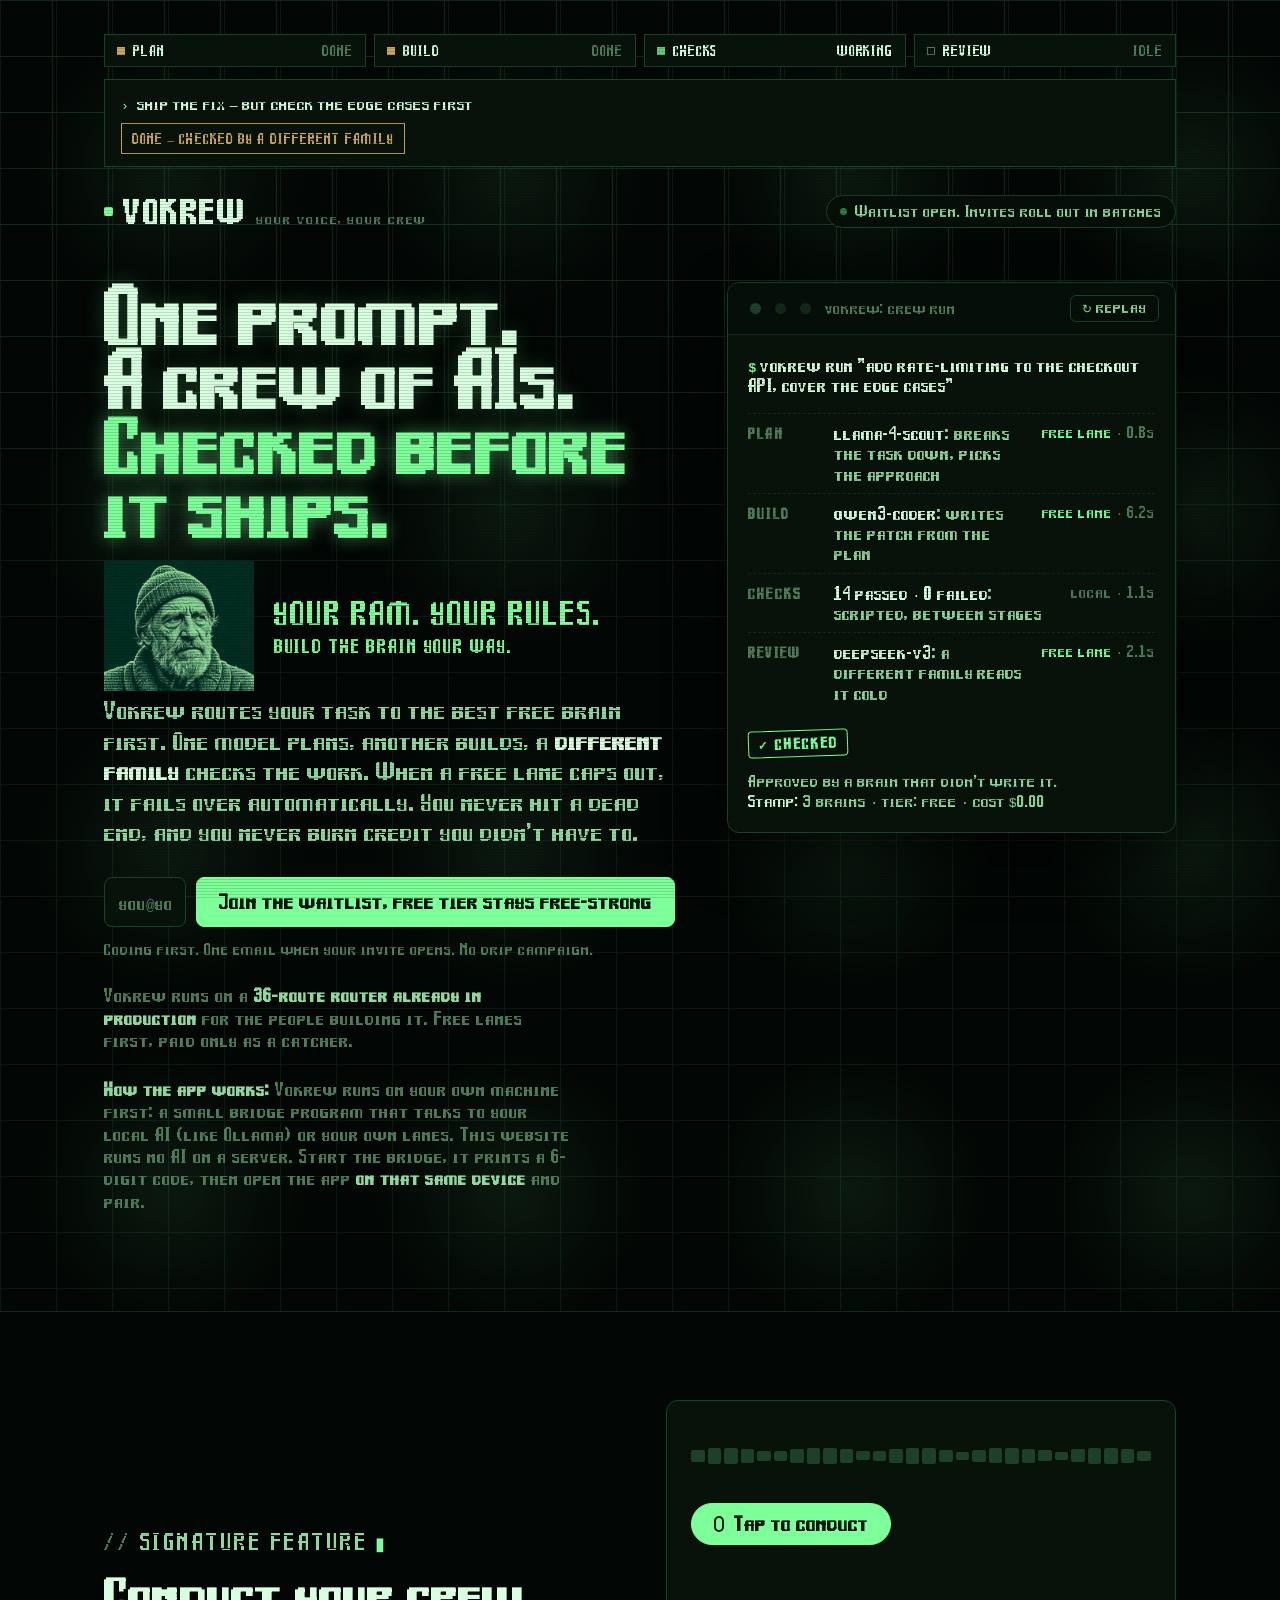
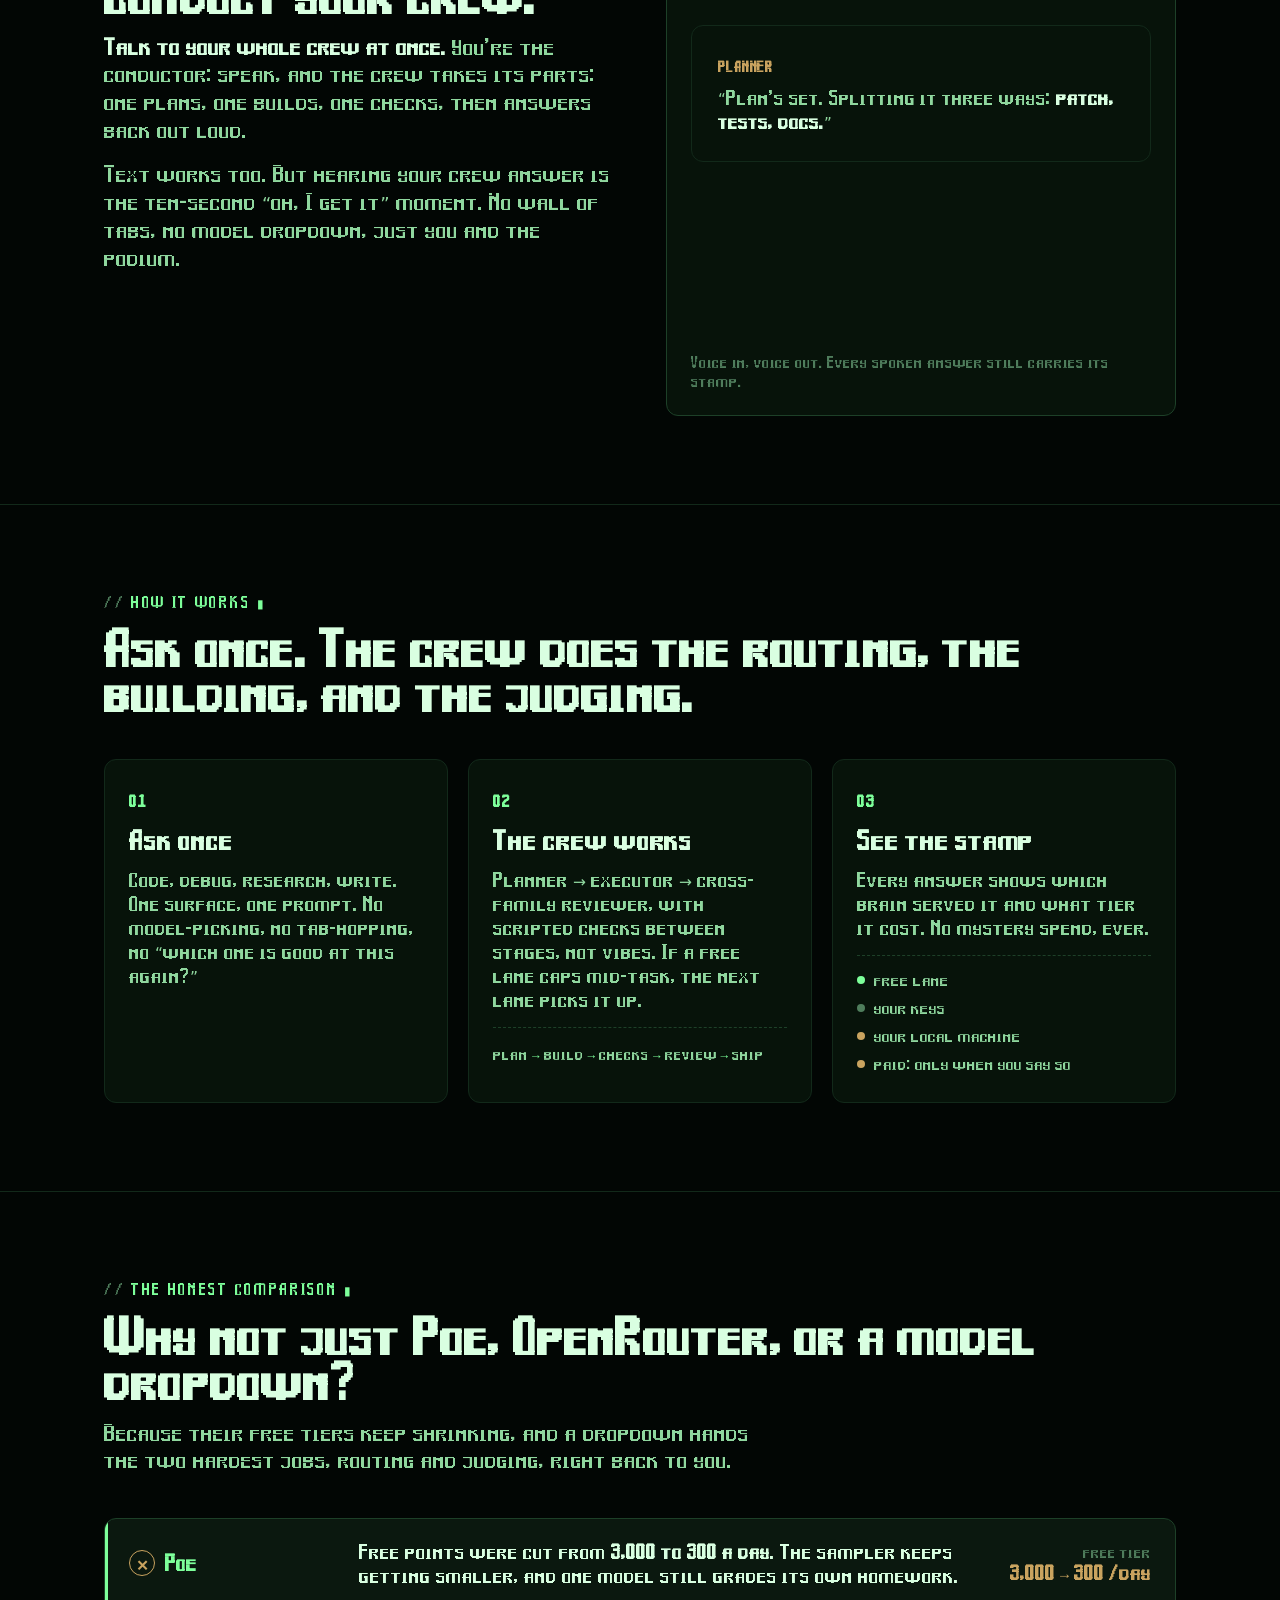
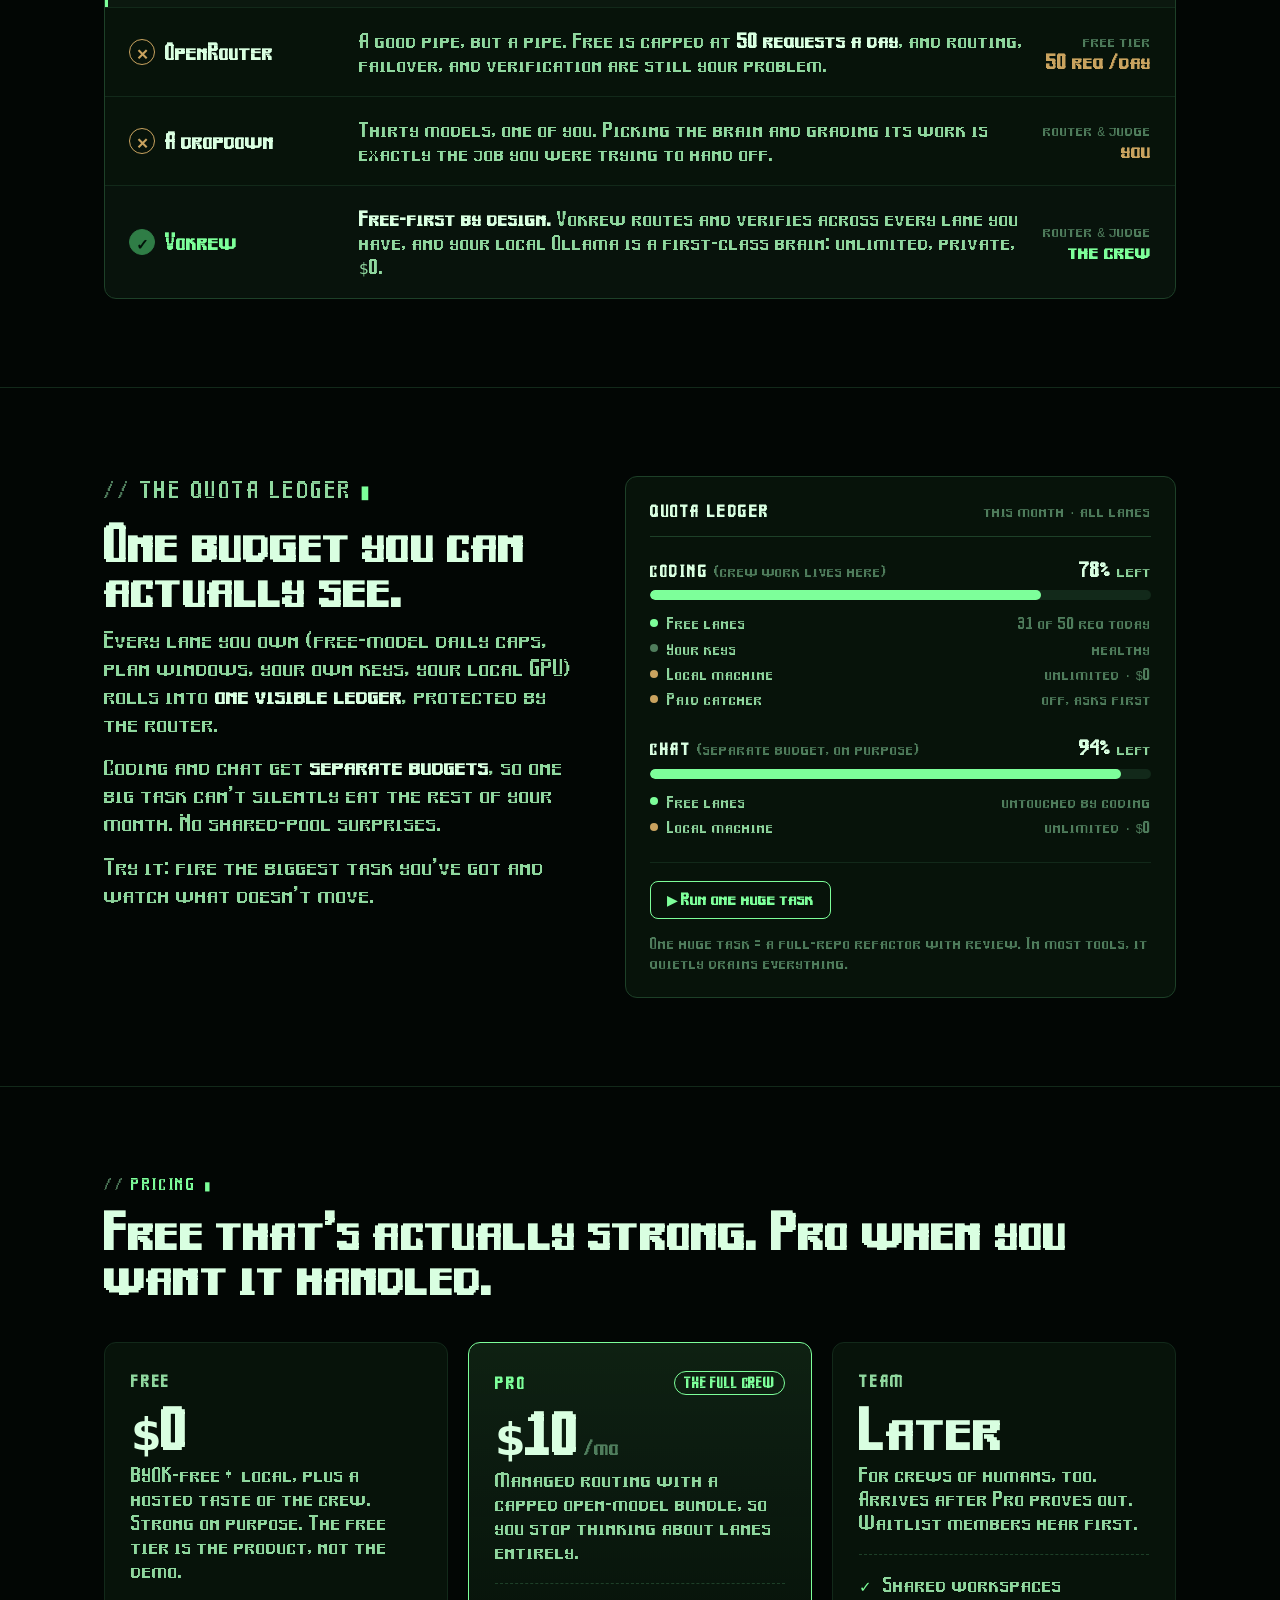
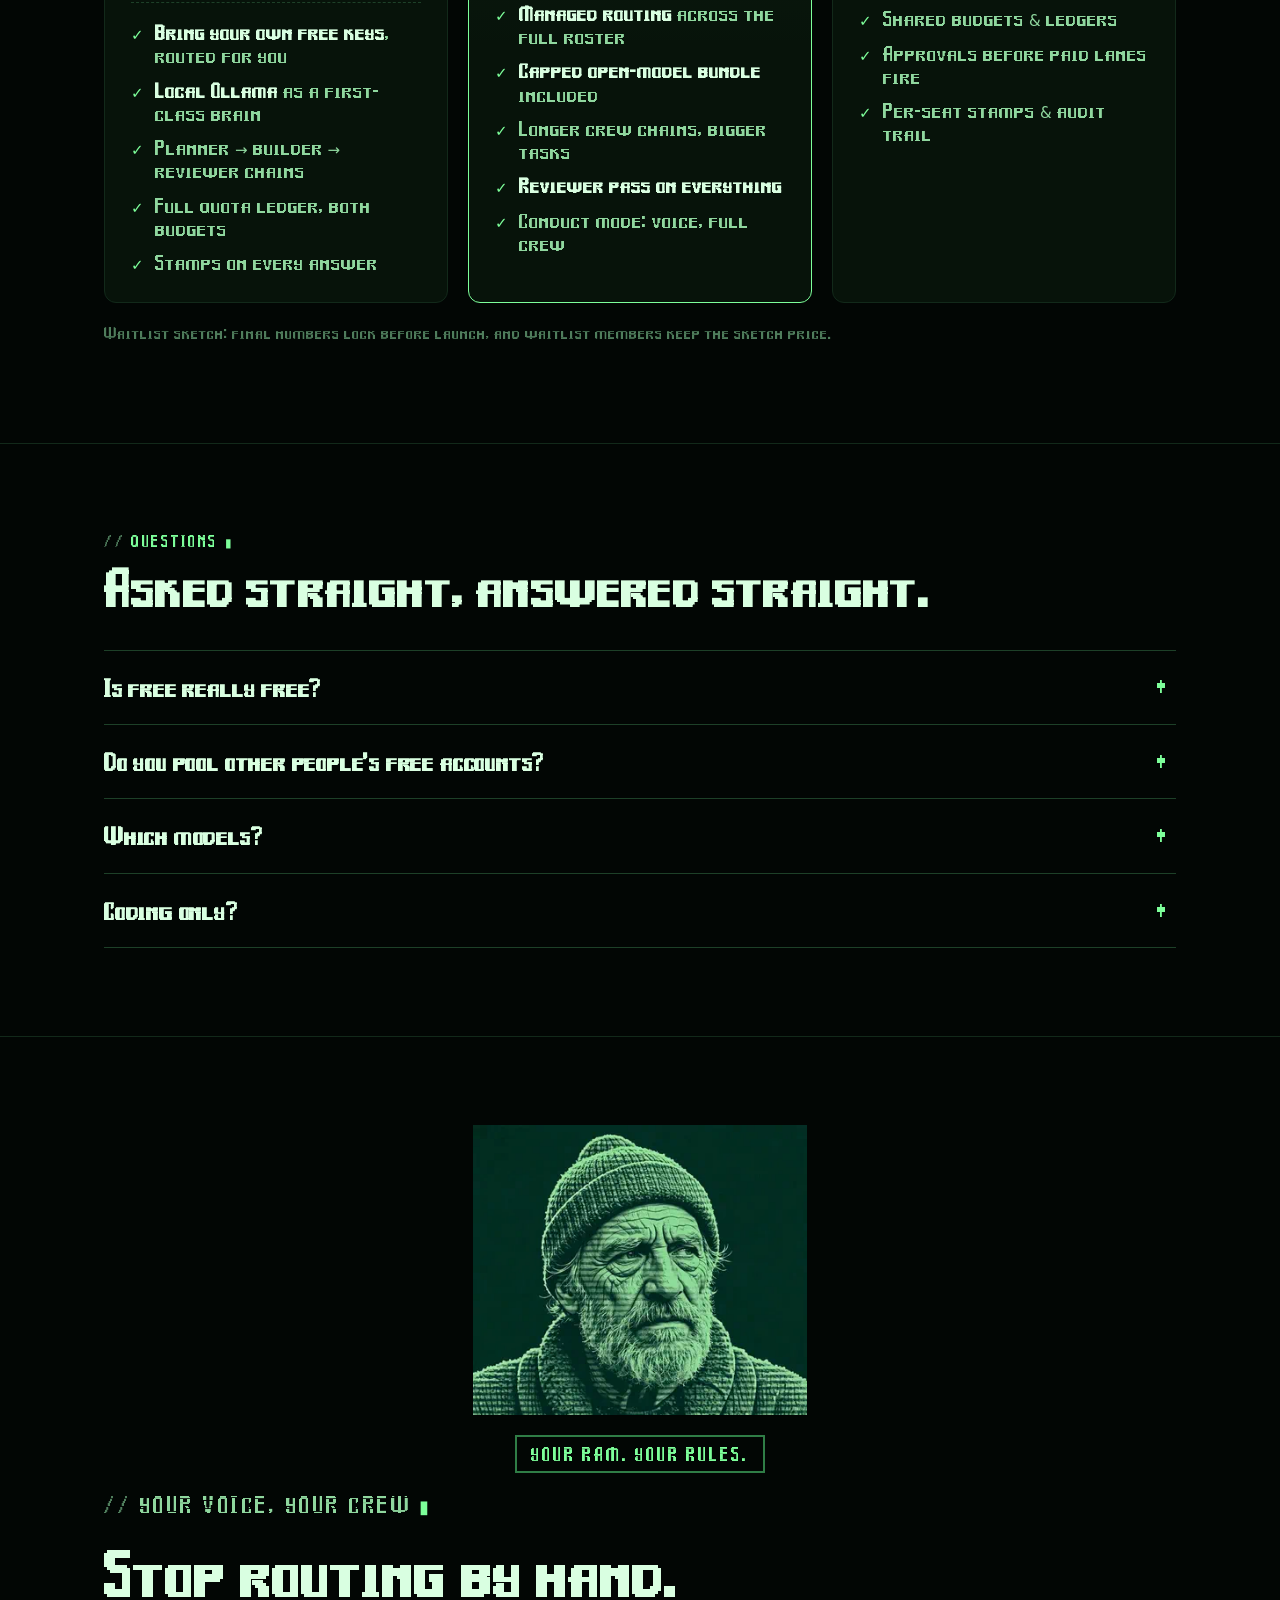
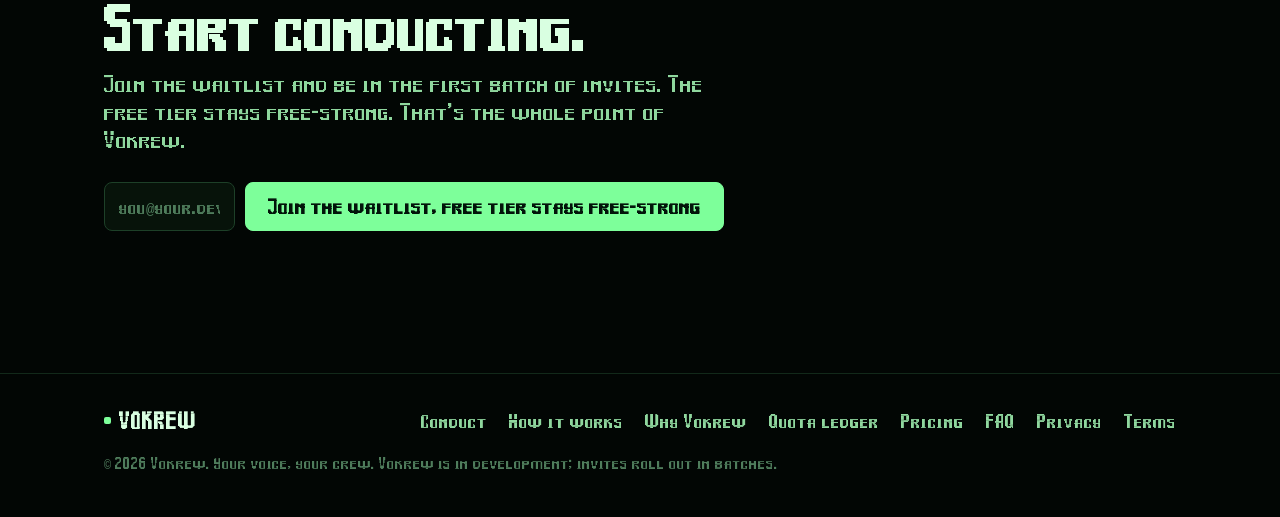
<file: index.html>
<!doctype html>
<html lang="en">
  <head>
    <meta charset="utf-8" />
    <meta name="viewport" content="width=device-width, initial-scale=1, viewport-fit=cover" />
    <meta name="color-scheme" content="dark" />
    <link rel="canonical" href="https://vokrew.com/">
<meta property="og:type" content="website">
<meta property="og:site_name" content="Vokrew">
<meta property="og:title" content="Vokrew: One prompt. A crew of AIs. Checked before it ships.">
<meta property="og:description" content="Vokrew routes your prompt to a crew of AIs. One plans, another builds, a different family checks. Free-first, with a visible quota ledger.">
<meta property="og:url" content="https://vokrew.com/">
<meta name="twitter:card" content="summary">
<meta name="description" content="Vokrew routes your prompt to a crew of AIs. One plans, another builds, a different family checks. Free-first, with a visible quota ledger." />
    <link rel="icon" type="image/png" href="/favicon.png" />
    <title>Vokrew: One prompt. A crew of AIs. Checked before it ships.</title>
    <link rel="preconnect" href="https://fonts.gstatic.com" crossorigin />
    <style>
      @font-face {
        font-family: "Vokrew Pixel";
        src: url("/fonts/VokrewPixel-1.1.woff2") format("woff2");
        font-weight: 400;
        font-display: swap;
      }
      :root {
        /* App-matched palette (Kevin 2026-11-09 "match the app"): sampled from the
           live Vokrew app captures — phosphor green #7dff9a, UI green #2f7d46,
           deep green-black grounds #050e08 / #0a190e. Monochrome green discipline
           like the app; one amber kept only for form-error signalling. */
        --bg: #020604;
        --bg-raise: #050E08;
        --panel: #07130A;
        --panel-2: #0A1A0E;
        --line: #1D4028;
        --line-soft: #12291A;
        --ink: #D9FFE1;
        --mut: #8FD79E;
        --dim: #4F7D5C;
        --lime: #7DFF9A;
        --lime-deep: #2F7D46;
        --lime-ink: #02140A;
        --sky: #62C778;
        --amber: #C9A35F;
        --rose: #C9A35F;
        --gold: #7DFF9A;
        --gold-deep: #2F7D46;
        --ram: #2F7D46;
        --steel: #4F7D5C;
        --band: #C9A35F;
        --mono: "Vokrew Pixel", ui-monospace, monospace;
        --sans: "Vokrew Pixel", system-ui, sans-serif;
      }
      * { box-sizing: border-box; }
      html { scroll-behavior: smooth; }
      body {
        margin: 0;
        background: var(--bg);
        color: var(--ink);
        font-family: var(--sans);
        font-size: 17px;
        line-height: 1.55;
        -webkit-font-smoothing: antialiased;
      }
      ::selection { background: var(--lime); color: var(--lime-ink); }
      a { color: var(--lime); }
      .wrap { max-width: 1120px; margin: 0 auto; padding: 0 24px; }
      .mono { font-family: var(--mono); }

      /* ---------- shared bits ---------- */
      .label {
        font-family: var(--mono);
        font-size: 12px;
        font-weight: 500;
        letter-spacing: 0.14em;
        text-transform: uppercase;
        color: var(--lime);
        margin: 0 0 14px;
      }
      .label::before { content: "// "; color: var(--dim); }
      h2 {
        font-size: clamp(28px, 4.2vw, 40px);
        font-weight: 800;
        letter-spacing: -0.02em;
        line-height: 1.12;
        margin: 0 0 16px;
      }
      .lede { color: var(--mut); font-size: 18px; max-width: 62ch; margin: 0; }
      section { padding: 88px 0; border-top: 1px solid var(--line-soft); }
      .stamp {
        display: inline-flex; align-items: center; gap: 7px;
        font-family: var(--mono); font-size: 11.5px; font-weight: 700;
        letter-spacing: 0.12em; text-transform: uppercase;
        color: var(--gold);
        border: 1.5px solid var(--gold);
        border-radius: 4px;
        padding: 4px 9px;
        transform: rotate(-2deg);
      }
      .tier-dot { width: 8px; height: 8px; border-radius: 50%; flex: none; display: inline-block; }
      .t-free { background: var(--lime); }
      .t-keys { background: var(--steel); }
      .t-local { background: var(--amber); }
      .t-paid { background: var(--rose); }

      /* ---------- hero ---------- */
      .hero { padding: 34px 0 84px; position: relative; }
      .hero::before {
        content: ""; position: absolute; inset: 0; pointer-events: none;
        background:
          linear-gradient(var(--line-soft) 1px, transparent 1px),
          linear-gradient(90deg, var(--line-soft) 1px, transparent 1px);
        background-size: 56px 56px;
        background-position: center top;
        -webkit-mask-image: linear-gradient(to bottom, black 0, black 320px, transparent 620px);
        mask-image: linear-gradient(to bottom, black 0, black 320px, transparent 620px);
      }
      .hero .wrap { position: relative; }
      .brandrow {
        display: flex; align-items: center; justify-content: space-between;
        gap: 16px; padding: 10px 0 54px; flex-wrap: wrap;
      }
      .wordmark {
        font-weight: 900; font-size: 26px; letter-spacing: 0.06em; line-height: 1;
        display: flex; align-items: baseline; gap: 10px;
      }
      .wordmark .dot { width: 9px; height: 9px; background: var(--lime); border-radius: 2px; align-self: center; }
      .wordmark small {
        font-family: var(--mono); font-weight: 500; font-size: 11.5px;
        letter-spacing: 0.08em; color: var(--dim); text-transform: none;
      }
      .status-pill {
        font-family: var(--mono); font-size: 12px; color: var(--mut);
        border: 1px solid var(--line); border-radius: 999px; padding: 6px 13px;
        display: inline-flex; align-items: center; gap: 8px; background: var(--bg-raise);
      }
      .status-pill .pulse { width: 7px; height: 7px; border-radius: 50%; background: var(--ram); animation: pulse 2.2s infinite; }
      @keyframes pulse { 0%,100% { opacity: 1; } 50% { opacity: 0.3; } }
      .hero-grid { display: grid; grid-template-columns: 1.12fr 0.88fr; gap: 52px; align-items: start; }
      h1 {
        font-size: clamp(40px, 5.6vw, 62px);
        font-weight: 900; letter-spacing: -0.025em; line-height: 1.04;
        margin: 0 0 22px;
        text-shadow: 0 0 22px rgba(125,255,154,0.22);
      }
      h1 .hl { color: var(--lime); text-shadow: 0 0 18px rgba(125,255,154,0.45); }
      /* CRT scanline overlay — the app's phosphor-screen finish (Kevin 2026-11-09) */
      body::after {
        content: ""; position: fixed; inset: 0; z-index: 60; pointer-events: none;
        background: repeating-linear-gradient(to bottom, rgba(0,0,0,0.13) 0 1px, transparent 1px 3px);
        mix-blend-mode: multiply;
      }
      /* Tanaka assets are pre-graded to the site's phosphor green — no filter needed */
      .hero-sub { color: var(--mut); font-size: 19px; line-height: 1.6; margin: 0 0 30px; max-width: 54ch; }
      .hero-sub em { color: var(--ink); font-style: normal; font-weight: 600; }

      /* waitlist form */
      .waitlist { max-width: 620px; }
      .wl-row { display: flex; gap: 10px; }
      .wl-row input {
        flex: 1 1 168px; min-width: 0;
        background: var(--panel); border: 1px solid var(--line); border-radius: 8px;
        color: var(--ink); font-family: var(--mono); font-size: 14.5px;
        padding: 14px; outline: none;
      }
      .wl-row input::placeholder { color: var(--dim); }
      .wl-row input:focus { border-color: var(--lime); box-shadow: 0 0 0 3px rgba(125,255,154,0.18); }
      .wl-row input.invalid { border-color: var(--band); box-shadow: 0 0 0 3px rgba(201,163,95,0.15); }
      .btn {
        flex: none; cursor: pointer;
        background: var(--lime); color: var(--lime-ink);
        border: 1px solid var(--lime); border-radius: 8px;
        font-family: var(--sans); font-weight: 800; font-size: 15.5px;
        padding: 14px 22px; line-height: 1.25; text-align: center;
        transition: background 0.15s ease, transform 0.1s ease;
      }
      .btn:hover { background: var(--lime-deep); border-color: var(--lime-deep); }
      .btn:active { transform: translateY(1px); }
      .wl-note { font-family: var(--mono); font-size: 12.5px; color: var(--dim); margin: 12px 0 0; min-height: 1.4em; }
      .wl-note.err { color: var(--band); }
      .wl-done {
        display: none; align-items: flex-start; gap: 14px;
        background: rgba(125,255,154,0.07); border: 1px solid rgba(125,255,154,0.45);
        border-radius: 10px; padding: 18px 20px; max-width: 560px;
      }
      .wl-done.show { display: flex; }
      .wl-done .tick {
        flex: none; width: 30px; height: 30px; border-radius: 50%;
        background: var(--lime); color: var(--lime-ink);
        display: flex; align-items: center; justify-content: center;
        font-weight: 900; font-size: 16px; margin-top: 1px;
      }
      .wl-done p { margin: 0; font-size: 15.5px; }
      .wl-done p strong { display: block; font-size: 17px; margin-bottom: 2px; }
      .wl-done .again {
        background: none; border: none; padding: 0; cursor: pointer;
        color: var(--lime); font-family: var(--mono); font-size: 12.5px;
        text-decoration: underline; margin-top: 8px; display: inline-block;
      }
      .proof { margin-top: 26px; font-size: 14.5px; color: var(--dim); max-width: 52ch; }
      .proof b { color: var(--mut); font-weight: 600; }

      /* run panel (terminal) */
      .runpanel {
        background: var(--panel); border: 1px solid var(--line); border-radius: 12px;
        overflow: hidden; box-shadow: 0 24px 60px rgba(0,0,0,0.45);
      }
      .runpanel-head {
        display: flex; align-items: center; gap: 8px;
        padding: 12px 16px; border-bottom: 1px solid var(--line-soft);
        background: var(--bg-raise);
      }
      .runpanel-head .d { width: 11px; height: 11px; border-radius: 50%; background: var(--line-soft); }
      .runpanel-head .d:first-child { background: var(--line); }
      .runpanel-head span { font-family: var(--mono); font-size: 12.5px; color: var(--dim); margin-left: 6px; }
      .runpanel-head button {
        margin-left: auto; cursor: pointer;
        background: none; border: 1px solid var(--line); border-radius: 6px;
        color: var(--mut); font-family: var(--mono); font-size: 12px; padding: 5px 11px;
      }
      .runpanel-head button:hover { color: var(--lime); border-color: var(--lime); }
      .runbody { padding: 20px 20px 22px; font-family: var(--mono); font-size: 13.5px; line-height: 1.5; }
      .run-cmd { color: var(--ink); margin-bottom: 18px; word-break: break-word; }
      .run-cmd .prompt-char { color: var(--lime); font-weight: 700; }
      .run-step {
        display: grid; grid-template-columns: 74px 1fr auto; gap: 12px;
        padding: 9px 0; border-top: 1px dashed var(--line-soft);
        opacity: 0; transform: translateY(4px);
        transition: opacity 0.35s ease, transform 0.35s ease;
      }
      .run-step.on { opacity: 1; transform: none; }
      .run-step .stage { color: var(--dim); font-weight: 700; font-size: 11.5px; letter-spacing: 0.1em; padding-top: 2px; }
      .run-step .what { color: var(--mut); }
      .run-step .what b { color: var(--ink); font-weight: 500; }
      .run-step .cost { color: var(--dim); font-size: 12px; text-align: right; white-space: nowrap; }
      .run-step .cost .free { color: var(--lime); }
      .run-verdict {
        margin-top: 18px; display: flex; align-items: center; gap: 14px; flex-wrap: wrap;
        opacity: 0; transition: opacity 0.4s ease;
      }
      .run-verdict.on { opacity: 1; }
      .run-verdict p { margin: 0; font-size: 13px; color: var(--mut); }
      .run-verdict p b { color: var(--ink); font-weight: 500; }

      /* ---------- conduct ---------- */
      .conduct-grid { display: grid; grid-template-columns: 1fr 1fr; gap: 52px; align-items: center; }
      .conduct-copy p { color: var(--mut); font-size: 18px; margin: 0 0 16px; max-width: 52ch; }
      .conduct-copy p b { color: var(--ink); font-weight: 600; }
      .stage-panel { background: var(--panel); border: 1px solid var(--line); border-radius: 12px; padding: 24px; }
      .wave { display: flex; align-items: center; gap: 3px; height: 54px; margin: 4px 0 20px; }
      .wave i {
        flex: 1; background: var(--line); border-radius: 2px; height: 14%;
        transition: height 0.18s ease, background 0.18s ease;
      }
      .wave.live i { background: var(--lime); }
      .conduct-btn {
        display: inline-flex; align-items: center; gap: 10px;
        background: var(--lime); color: var(--lime-ink); border: 1px solid var(--lime);
        border-radius: 999px; padding: 12px 22px; cursor: pointer;
        font-family: var(--sans); font-weight: 800; font-size: 15px;
      }
      .conduct-btn:hover { background: var(--lime-deep); border-color: var(--lime-deep); }
      .conduct-btn .mic { width: 10px; height: 16px; border: 2px solid var(--lime-ink); border-radius: 6px; position: relative; }
      .conduct-btn:disabled { opacity: 0.55; cursor: default; }
      .transcript { margin-top: 22px; display: flex; flex-direction: column; gap: 12px; min-height: 196px; }
      .tline { display: flex; gap: 11px; font-size: 15px; opacity: 0; transform: translateY(5px); transition: opacity 0.3s ease, transform 0.3s ease; }
      .tline.on { opacity: 1; transform: none; }
      .tline .who {
        flex: none; font-family: var(--mono); font-size: 11px; font-weight: 700;
        letter-spacing: 0.08em; text-transform: uppercase; padding-top: 4px; width: 74px;
      }
      .tline p { margin: 0; color: var(--mut); }
      .tline p b { color: var(--ink); font-weight: 600; }
      .tline.you .who { color: var(--sky); }
      .tline.plan .who { color: var(--amber); }
      .tline.build .who { color: var(--lime); }
      .tline.review .who { color: var(--rose); }
      .tline.crew .who { color: var(--ink); }
      .tline.crew p { color: var(--ink); }
      .conduct-hint { font-family: var(--mono); font-size: 12px; color: var(--dim); margin: 16px 0 0; }

      /* ---------- how it works ---------- */
      .steps { display: grid; grid-template-columns: repeat(3, 1fr); gap: 20px; margin-top: 44px; }
      .step {
        background: var(--panel); border: 1px solid var(--line-soft); border-radius: 12px;
        padding: 26px 24px 28px;
      }
      .step .num { font-family: var(--mono); font-size: 13px; color: var(--lime); font-weight: 700; letter-spacing: 0.1em; }
      .step h3 { font-size: 21px; font-weight: 800; letter-spacing: -0.01em; margin: 12px 0 10px; }
      .step p { color: var(--mut); margin: 0; font-size: 15.5px; }
      .flowline {
        font-family: var(--mono); font-size: 12.5px; color: var(--dim);
        margin-top: 16px; padding-top: 14px; border-top: 1px dashed var(--line);
        line-height: 1.9;
      }
      .flowline b { color: var(--mut); font-weight: 500; }
      .flowline .arr { color: var(--lime); }
      .tier-list { margin-top: 16px; padding-top: 14px; border-top: 1px dashed var(--line); display: flex; flex-direction: column; gap: 8px; }
      .tier-list span { display: flex; align-items: center; gap: 9px; font-family: var(--mono); font-size: 13px; color: var(--mut); }

      /* ---------- why not ---------- */
      .versus { margin-top: 44px; border: 1px solid var(--line); border-radius: 12px; overflow: hidden; }
      .vrow { display: grid; grid-template-columns: 210px 1fr auto; gap: 20px; align-items: center; padding: 20px 24px; background: var(--panel); }
      .vrow + .vrow { border-top: 1px solid var(--line-soft); }
      .vrow .who { font-weight: 800; font-size: 17px; display: flex; align-items: center; gap: 10px; }
      .vrow p { margin: 0; color: var(--mut); font-size: 15.5px; }
      .vrow p b { color: var(--ink); font-weight: 600; }
      .vmark { font-family: var(--mono); font-weight: 700; font-size: 15px; width: 26px; height: 26px; border-radius: 50%; display: flex; align-items: center; justify-content: center; flex: none; }
      .vmark.no { color: var(--rose); border: 1.5px solid var(--rose); }
      .vmark.yes { color: var(--lime-ink); background: var(--gold-deep); border: 1.5px solid var(--gold-deep); }
      .vrow.vokrew { background: rgba(125,255,154,0.05); }
      .vrow.vokrew .who { color: var(--lime); }
      .vstat { font-family: var(--mono); font-size: 12.5px; color: var(--dim); white-space: nowrap; text-align: right; }
      .vstat b { color: var(--rose); font-weight: 700; display: block; font-size: 15px; }
      .vrow.vokrew .vstat b { color: var(--lime); }

      /* ---------- ledger ---------- */
      .ledger-grid { display: grid; grid-template-columns: 0.92fr 1.08fr; gap: 52px; align-items: start; }
      .ledger-copy p { color: var(--mut); font-size: 18px; margin: 0 0 16px; max-width: 50ch; }
      .ledger-copy p b { color: var(--ink); font-weight: 600; }
      .ledger {
        background: var(--panel); border: 1px solid var(--line); border-radius: 12px;
        padding: 24px; font-family: var(--mono);
      }
      .ledger-head { display: flex; justify-content: space-between; align-items: baseline; border-bottom: 1px solid var(--line); padding-bottom: 14px; margin-bottom: 20px; }
      .ledger-head b { font-size: 13px; letter-spacing: 0.12em; }
      .ledger-head span { font-size: 12px; color: var(--dim); }
      .budget { margin-bottom: 26px; }
      .budget:last-of-type { margin-bottom: 8px; }
      .budget-top { display: flex; justify-content: space-between; align-items: baseline; margin-bottom: 9px; }
      .budget-top .name { font-size: 12.5px; font-weight: 700; letter-spacing: 0.12em; }
      .budget-top .name em { font-style: normal; color: var(--dim); font-weight: 400; letter-spacing: 0; text-transform: none; }
      .budget-top .pct { font-size: 13px; color: var(--mut); }
      .budget-top .pct b { color: var(--ink); font-size: 16px; }
      .bar { height: 10px; background: var(--line-soft); border-radius: 5px; overflow: hidden; }
      .bar i { display: block; height: 100%; background: var(--lime); border-radius: 5px; transition: width 0.9s cubic-bezier(0.22, 1, 0.36, 1); }
      .bar.warn i { background: var(--amber); }
      .lanes { margin-top: 13px; display: flex; flex-direction: column; gap: 6px; }
      .lanes span { display: flex; align-items: center; gap: 9px; font-size: 12.5px; color: var(--mut); }
      .lanes span .amt { margin-left: auto; color: var(--dim); }
      .ledger-actions { display: flex; align-items: center; gap: 14px; flex-wrap: wrap; margin-top: 20px; border-top: 1px solid var(--line-soft); padding-top: 18px; }
      .sim-btn {
        cursor: pointer; background: none; border: 1px solid var(--lime); color: var(--lime);
        border-radius: 8px; font-family: var(--mono); font-size: 13px; font-weight: 700;
        padding: 10px 16px;
      }
      .sim-btn:hover { background: rgba(125,255,154,0.1); }
      .sim-btn:disabled { opacity: 0.45; cursor: default; }
      .reset-btn { background: none; border: none; cursor: pointer; color: var(--dim); font-family: var(--mono); font-size: 12.5px; text-decoration: underline; padding: 0; }
      .sim-note { font-family: var(--mono); font-size: 12.5px; color: var(--dim); margin: 14px 0 0; min-height: 1.5em; line-height: 1.6; }
      .sim-note b { color: var(--amber); font-weight: 700; }

      /* ---------- pricing ---------- */
      .plans { display: grid; grid-template-columns: repeat(3, 1fr); gap: 20px; margin-top: 44px; align-items: stretch; }
      .plan { background: var(--panel); border: 1px solid var(--line-soft); border-radius: 12px; padding: 28px 26px; display: flex; flex-direction: column; }
      .plan.pro { border-color: var(--lime); background: linear-gradient(180deg, rgba(125,255,154,0.06), rgba(125,255,154,0) 55%), var(--panel); }
      .plan .pname { font-family: var(--mono); font-size: 12.5px; font-weight: 700; letter-spacing: 0.14em; text-transform: uppercase; color: var(--mut); display: flex; justify-content: space-between; align-items: center; }
      .plan.pro .pname { color: var(--lime); }
      .plan .ptag { font-family: var(--mono); font-size: 10.5px; letter-spacing: 0.08em; border: 1px solid var(--lime); color: var(--lime); border-radius: 999px; padding: 3px 9px; text-transform: uppercase; }
      .plan .price { font-size: 44px; font-weight: 900; letter-spacing: -0.02em; margin: 16px 0 4px; line-height: 1; }
      .plan .price small { font-size: 15px; font-weight: 600; color: var(--dim); letter-spacing: 0; }
      .plan .pdesc { color: var(--mut); font-size: 15.5px; margin: 8px 0 20px; }
      .plan ul { list-style: none; margin: 0; padding: 18px 0 0; border-top: 1px dashed var(--line); display: flex; flex-direction: column; gap: 11px; }
      .plan li { color: var(--mut); font-size: 15px; padding-left: 24px; position: relative; }
      .plan li::before { content: "✓"; position: absolute; left: 0; color: var(--lime); font-weight: 700; }
      .plan li b { color: var(--ink); font-weight: 600; }
      .sketch-note { font-family: var(--mono); font-size: 12.5px; color: var(--dim); margin-top: 20px; }

      /* ---------- faq ---------- */
      .faq-list { margin-top: 40px; border-top: 1px solid var(--line); }
      details.faq { border-bottom: 1px solid var(--line); }
      details.faq summary {
        cursor: pointer; list-style: none; padding: 22px 34px 22px 0; position: relative;
        font-size: 19px; font-weight: 700; letter-spacing: -0.01em;
      }
      details.faq summary::-webkit-details-marker { display: none; }
      details.faq summary::after {
        content: "+"; position: absolute; right: 2px; top: 50%; transform: translateY(-50%);
        font-family: var(--mono); font-weight: 400; font-size: 24px; color: var(--lime);
      }
      details.faq[open ] summary::after { content: "–"; }
      details.faq .a { padding: 0 40px 24px 0; color: var(--mut); font-size: 16.5px; max-width: 68ch; }
      details.faq .a b { color: var(--ink); font-weight: 600; }
      details.faq .a .never { color: var(--lime); font-weight: 800; }

      /* ---------- final cta / footer ---------- */
      .final { text-align: left; }
      .final h2 { font-size: clamp(32px, 4.6vw, 48px); max-width: 20ch; }
      .final p { color: var(--mut); font-size: 18px; margin: 0 0 28px; max-width: 56ch; }
      footer { border-top: 1px solid var(--line-soft); padding: 34px 0 44px; }
      .foot { display: flex; justify-content: space-between; gap: 20px; flex-wrap: wrap; align-items: center; }
      .foot .wm { font-weight: 900; letter-spacing: 0.06em; font-size: 17px; display: flex; align-items: center; gap: 8px; }
      .foot .wm i { width: 7px; height: 7px; background: var(--lime); border-radius: 2px; display: inline-block; }
      .foot nav { display: flex; gap: 22px; flex-wrap: wrap; }
      .foot nav a { color: var(--mut); text-decoration: none; font-size: 14.5px; }
      .foot nav a:hover { color: var(--lime); }
      .foot small { color: var(--dim); font-family: var(--mono); font-size: 12px; width: 100%; }

      .sr-only { position: absolute; width: 1px; height: 1px; overflow: hidden; clip: rect(0 0 0 0); white-space: nowrap; }

      /* ---------- responsive ---------- */
      @media (max-width: 920px) {
        .hero-grid, .conduct-grid, .ledger-grid { grid-template-columns: 1fr; gap: 40px; }
        .steps, .plans { grid-template-columns: 1fr; }
        section { padding: 64px 0; }
        .vrow { grid-template-columns: 1fr auto; }
        .vrow p { grid-column: 1 / -1; order: 3; }
        .vstat { text-align: right; }
        .transcript { min-height: 0; }
      }
      @media (max-width: 560px) {
        .wl-row { flex-direction: column; }
        .wl-row input { flex: none; width: 100%; }
        .wl-row .btn { width: 100%; }
        .run-step { grid-template-columns: 62px 1fr; }
        .run-step .cost { grid-column: 2; text-align: left; }
        .brandrow { padding-bottom: 38px; }
        .wordmark small { display: none; }
        body { font-size: 16px; }
      }
      @media (prefers-reduced-motion: reduce) {
        html { scroll-behavior: auto; }
        .status-pill .pulse { animation: none; }
        .run-step, .tline { transition: none; }
        .bar i { transition: none; }
      }

      /* ---------- life layer v2: four designs, Spark-authored, reviewed; retinted to the locked logo palette 2026-11-02 (gold stamp/done, periwinkle signal + prompt, steel/RAM blues on tiles) ---------- */
      .vk-crew{display:grid;grid-template-columns:repeat(4,1fr);gap:8px;margin:0 0 12px}
      .vk-tile{border:1px solid var(--line);background:var(--panel);padding:10px 12px;font-family:var(--mono);font-size:11px;text-transform:uppercase;letter-spacing:.08em;display:flex;align-items:center;gap:8px;border-radius:0;line-height:1}
      .vk-light{width:8px;height:8px;flex:none;background:transparent;border:1px solid var(--dim);border-radius:0}
      .vk-label{color:var(--ink)}
      .vk-state{margin-left:auto;color:var(--dim)}
      .vk-tile.is-work .vk-light{background:var(--c);border-color:var(--c)}
      .vk-tile.is-work .vk-state{color:var(--ink)}
      .vk-tile.is-done .vk-light{background:var(--amber);border-color:var(--amber)}
      .vk-cmd{background:var(--panel);border:1px solid var(--line);padding:14px 16px;border-radius:0;font-family:var(--mono);font-size:13px;color:var(--ink);margin:0 0 18px;position:relative;min-height:88px}
      @media(max-width:700px){.vk-cmd{min-height:110px}}
      .vk-prompt{color:var(--lime);margin-right:8px}
      .vk-caret{display:inline-block;width:8px;height:14px;background:var(--lime);vertical-align:-2px;margin-left:4px}
      .vk-stamp{display:inline-block;position:absolute;left:16px;bottom:12px;margin-top:0;border:1.5px solid var(--amber);color:var(--amber);font-family:var(--mono);font-size:11px;letter-spacing:.1em;text-transform:uppercase;padding:6px 10px;border-radius:0}
      .vk-rv{opacity:0;transform:translateY(16px)}
      .vk-rv.vk-in{opacity:1;transform:none;transition:opacity .38s steps(6),transform .38s cubic-bezier(.2,.9,.25,1)}
      .vk-signal{position:absolute;inset:0;pointer-events:none;z-index:0;opacity:.55;background-image:radial-gradient(circle at center,rgba(125,255,154,.14),transparent 60%),linear-gradient(var(--line-soft) 1px,transparent 1px),linear-gradient(90deg,var(--line-soft) 1px,transparent 1px);background-size:340px 340px,56px 56px,56px 56px;background-position:0 0,0 0,0 0;background-repeat:repeat;animation:vk-sig 11s linear infinite}
      @keyframes vk-sig{from{background-position:0 0,0 0,0 0}to{background-position:340px 0,0 0,0 0}}
      .hero .wrap{position:relative;z-index:1}
      .hero-altman{display:block;height:130px;width:auto;margin:10px 0 4px}
      .final-altman{display:block;height:290px;width:auto;margin:0 auto 20px}
      /* ---------- Altman idle life: hero Altman is STATIONARY (Kevin 2026-11-02: the wave sprite's arm read broken, wave removed). The seated finale Altman keeps its bob + glint. All animation lives ONLY under (prefers-reduced-motion: no-preference). ---------- */
      .altman-wrap{position:relative;display:block}
      .hero-altman-wrap{width:fit-content;margin:10px 0 4px}
      .hero-altman-wrap .hero-altman{margin:0}
      .final-altman-wrap{width:fit-content;margin:0 auto 20px}
      .final-altman-wrap .final-altman{margin:0}
      .altman-glint{position:absolute;inset:0;pointer-events:none;display:none;background:linear-gradient(105deg,transparent 38%,rgba(125,255,154,.35) 50%,transparent 62%);background-size:280% 100%;background-position:130% 0;mix-blend-mode:screen}
      .glint-final{-webkit-mask-image:url(/img/altman-sitting-mask.png);mask-image:url(/img/altman-sitting-mask.png);-webkit-mask-size:100% 100%;mask-size:100% 100%}
      @keyframes vkBob{0%,100%{transform:translateY(0)}50%{transform:translateY(-3px)}}
      @keyframes vkGlint{0%{background-position:130% 0}14%{background-position:-30% 0}100%{background-position:-30% 0}}
      /* ---------- Slogan lockup: Altman's line beside the hero Altman, short stamp at the finale. Static text; no animation touches it. ---------- */
      .hero-altman-row{display:flex;align-items:center;gap:20px;margin:10px 0 4px}
      .hero-altman-row .hero-altman-wrap{margin:0;flex:none}
      .hero-slogan{margin:0;line-height:1.3}
      .hero-slogan .hs-strong{display:block;font-size:25px;letter-spacing:.04em;color:var(--lime)}
      .hero-slogan .hs-sub{display:block;font-size:14.5px;letter-spacing:.06em;color:var(--gold);margin-top:7px}
      .final p.altman-stamp{display:table;margin:2px auto 18px;padding:7px 14px 5px;border:2px solid var(--gold-deep);color:var(--gold);font-size:14px;letter-spacing:.14em;max-width:none}
      @media(max-width:700px){.hero-altman-row{gap:14px}.hero-slogan .hs-strong{font-size:19px}.hero-slogan .hs-sub{font-size:12px}}
      @media (prefers-reduced-motion: no-preference){
        .final-altman-wrap{animation:vkBob 2.3s steps(2,end) infinite}
        .altman-glint{display:block;animation:vkGlint 5s steps(10,end) infinite}
        .glint-final{animation-duration:6.5s;animation-delay:1s}
      }
      @media(max-width:700px){.vk-crew{grid-template-columns:repeat(2,1fr)}}
      @media(prefers-reduced-motion:reduce){.vk-rv{opacity:1!important;transform:none!important;transition:none!important}.vk-signal{animation:none!important}.vk-caret{display:none}}

      /* ---------- life layer v3 (Kevin 2026-11-09: "more life and animations through it") ---------- */
      /* CRT sweep: a soft phosphor band travels down the screen on a slow cycle */
      body::before {
        content: ""; position: fixed; left: 0; right: 0; top: -18vh; height: 18vh; z-index: 59;
        pointer-events: none; opacity: 0;
        background: linear-gradient(to bottom, transparent, rgba(125,255,154,0.045) 55%, rgba(125,255,154,0.09) 85%, transparent);
      }
      /* interactive lift: cards and tiles answer the cursor */
      .plan, .vk-tile, .sim-btn { transition: transform .18s ease, border-color .18s ease, box-shadow .18s ease, background .18s ease; }
      .plan:hover, .vk-tile:hover { transform: translateY(-3px); border-color: var(--lime-deep); box-shadow: 0 10px 28px rgba(0,0,0,0.45), 0 0 18px rgba(125,255,154,0.10); }
      .vrow { transition: background .18s ease; }
      .vrow:hover { background: rgba(125,255,154,0.06); }
      .wl-row button { transition: transform .15s ease, box-shadow .15s ease; }
      .wl-row button:hover { transform: translateY(-2px); box-shadow: 0 8px 22px rgba(0,0,0,0.4), 0 0 20px rgba(125,255,154,0.35); }
      @media (prefers-reduced-motion: no-preference) {
        body::before { animation: vkSweep 11s linear infinite; }
        @keyframes vkSweep { 0% { transform: translateY(0); opacity: 0; } 4% { opacity: 1; } 46% { opacity: 1; } 50% { transform: translateY(130vh); opacity: 0; } 100% { transform: translateY(130vh); opacity: 0; } }
        /* hero power-on: the page wakes up like a tube warming */
        .hero .wrap { animation: vkPower .9s steps(14) 1; }
        @keyframes vkPower { 0% { opacity: .2; filter: brightness(1.9); } 18% { opacity: .9; filter: brightness(.7); } 34% { opacity: .45; filter: brightness(1.5); } 52% { opacity: 1; filter: brightness(.92); } 70% { opacity: .8; filter: brightness(1.12); } 100% { opacity: 1; filter: brightness(1); } }
        /* wordmark dot breathes phosphor */
        .wordmark .dot { animation: vkDot 2.6s ease-in-out infinite; }
        @keyframes vkDot { 0%,100% { box-shadow: 0 0 0 rgba(125,255,154,0); } 50% { box-shadow: 0 0 14px rgba(125,255,154,0.85); } }
        /* section labels carry a live terminal caret */
        .label::after { content: "▮"; margin-left: 7px; color: var(--lime); animation: vkBlink 1.15s steps(1) infinite; }
        @keyframes vkBlink { 0%, 55% { opacity: 1; } 56%, 100% { opacity: 0; } }
        /* Tanaka breathes in both of his slots */
        .hero-altman, .final-altman { animation: vkBreathe 4.2s ease-in-out infinite; }
        @keyframes vkBreathe { 0%,100% { filter: drop-shadow(0 0 6px rgba(125,255,154,0.18)); } 50% { filter: drop-shadow(0 0 16px rgba(125,255,154,0.38)); } }
        /* the finale stamp glows on a slow cycle */
        .altman-stamp { animation: vkStampGlow 3.8s ease-in-out infinite; }
        @keyframes vkStampGlow { 0%,100% { box-shadow: 0 0 0 rgba(125,255,154,0); } 50% { box-shadow: 0 0 18px rgba(125,255,154,0.22); } }
        /* CHECKED stamp in the demo panel pulses like a fresh approval */
        .stamp { animation: vkStampPulse 3.2s ease-in-out infinite; }
        @keyframes vkStampPulse { 0%,100% { box-shadow: 0 0 0 rgba(125,255,154,0); } 50% { box-shadow: 0 0 14px rgba(125,255,154,0.28); } }
      }

      /* ---------- life layer v3.1: every panel is an interactive display ---------- */
      .runpanel, .stage-panel, .ledger, .plan, .versus { position: relative; }
      .runpanel::after, .stage-panel::after, .ledger::after, .plan::after, .versus::after {
        content: ""; position: absolute; inset: 0; border-radius: inherit; pointer-events: none;
        background: radial-gradient(340px circle at var(--mx, 50%) var(--my, 50%), rgba(125,255,154,0.09), transparent 65%);
        opacity: 0; transition: opacity .3s ease; z-index: 3;
      }
      .runpanel:hover::after, .stage-panel:hover::after, .ledger:hover::after, .plan:hover::after, .versus:hover::after { opacity: 1; }
      .vrow { transition: background .35s ease, box-shadow .35s ease; }
      .vrow.vk-live { background: rgba(125,255,154,0.07); box-shadow: inset 3px 0 0 var(--lime); }
      .vrow.vk-live p { color: var(--ink); }
      .vrow.vk-live .who { color: var(--lime); }
      details.faq summary { transition: color .2s ease, background .2s ease; }
      details.faq summary:hover { color: var(--lime); background: rgba(125,255,154,0.05); }
      details.faq[open ] { border-color: var(--lime-deep); box-shadow: 0 0 16px rgba(125,255,154,0.08); }
    </style>
  </head>
  <body>

    <!-- ================= HERO ================= -->
    <header class="hero">
      <div class="wrap">
        <div class="brandrow">
          <div class="wordmark"><span class="dot"></span>VOKREW <small>your voice, your crew</small></div>
          <div class="status-pill"><span class="pulse"></span> Waitlist open. Invites roll out in batches</div>
        </div>

        <div class="hero-grid">
          <div>
            <h1>One prompt.<br />A crew of AIs.<br /><span class="hl">Checked before it ships.</span></h1>
            <div class="hero-altman-row">
              <span class="altman-wrap hero-altman-wrap">
                <img class="hero-altman" src="/img/tanaka-anim.webp" alt="Tanaka, a Vokrew crew member — animated crew portrait cycling through his working expressions" width="150" height="130" />
              </span>
              <p class="hero-slogan"><span class="hs-strong">YOUR RAM. YOUR RULES.</span><span class="hs-sub">BUILD THE BRAIN YOUR WAY.</span></p>
            </div>
            <p class="hero-sub">
              Vokrew routes your task to the best free brain first. One model plans, another builds,
              a <em>different family</em> checks the work. When a free lane caps out, it fails over
              automatically. You never hit a dead end, and you never burn credit you didn't have to.
            </p>

            <form class="waitlist" data-waitlist novalidate action="/api/waitlist" method="post">
              <div class="wl-row">
                <label class="sr-only" for="email-hero">Email address</label>
                <input id="email-hero" type="email" name="email" placeholder="you@your.dev" autocomplete="email" />
                <button class="btn" type="submit">Join the waitlist, free tier stays free-strong</button>
              </div>
              <p class="wl-note" data-wl-note aria-live="polite">Coding first. One email when your invite opens. No drip campaign.</p>
            </form>
            <div class="wl-done" data-wl-done role="status">
              <span class="tick">✓</span>
              <div>
                <p><strong>You're on the list.</strong>
                We'll write to <span class="mono" data-wl-email></span> when your invite opens. Free tier stays free-strong. That's the deal.</p>
                <button class="again" type="button" data-wl-again>Use a different email</button>
              </div>
            </div>

            <p class="proof">Vokrew runs on a <b>36-route router already in production</b> for the people building it. Free lanes first, paid only as a catcher.</p>
            <p class="proof"><b>How the app works:</b> Vokrew runs on your own machine first: a small bridge program that talks to your local AI (like Ollama) or your own lanes. This website runs no AI on a server. Start the bridge, it prints a 6-digit code, then open the app <b>on that same device</b> and pair.</p>
          </div>

          <div class="runpanel" aria-label="Example of a Vokrew crew run">
            <div class="runpanel-head">
              <span class="d"></span><span class="d"></span><span class="d"></span>
              <span>vokrew: crew run</span>
              <button type="button" id="replay-run">↻ replay</button>
            </div>
            <div class="runbody">
              <div class="run-cmd"><span class="prompt-char">$</span> vokrew run "add rate-limiting to the checkout API, cover the edge cases"</div>
              <div class="run-step" data-step>
                <span class="stage">PLAN</span>
                <span class="what"><b>llama-4-scout</b>: breaks the task down, picks the approach</span>
                <span class="cost"><span class="free">free lane</span> · 0.8s</span>
              </div>
              <div class="run-step" data-step>
                <span class="stage">BUILD</span>
                <span class="what"><b>qwen3-coder</b>: writes the patch from the plan</span>
                <span class="cost"><span class="free">free lane</span> · 6.2s</span>
              </div>
              <div class="run-step" data-step>
                <span class="stage">CHECKS</span>
                <span class="what"><b>14 passed · 0 failed</b>: scripted, between stages</span>
                <span class="cost">local · 1.1s</span>
              </div>
              <div class="run-step" data-step>
                <span class="stage">REVIEW</span>
                <span class="what"><b>deepseek-v3</b>: a different family reads it cold</span>
                <span class="cost"><span class="free">free lane</span> · 2.1s</span>
              </div>
              <div class="run-verdict" data-step>
                <span class="stamp">✓ Checked</span>
                <p>Approved by a brain that didn't write it.<br /><b>Stamp:</b> 3 brains · tier: free · cost $0.00</p>
              </div>
            </div>
          </div>
        </div>
      </div>
    </header>

    <!-- ================= CONDUCT ================= -->
    <section id="conduct">
      <div class="wrap">
        <div class="conduct-grid">
          <div class="conduct-copy">
            <p class="label">Signature feature</p>
            <h2>Conduct your crew.</h2>
            <p><b>Talk to your whole crew at once.</b> You're the conductor: speak, and the crew takes its parts: one plans, one builds, one checks, then answers back out loud.</p>
            <p>Text works too. But hearing your crew answer is the ten-second “oh, I get it” moment. No wall of tabs, no model dropdown, just you and the podium.</p>
          </div>
          <div class="stage-panel">
            <div class="wave" id="wave" aria-hidden="true"></div>
            <button class="conduct-btn" id="conduct-btn" type="button"><span class="mic"></span> Tap to conduct</button>
            <div class="transcript" id="transcript" aria-live="polite">
              <div class="tline you"><span class="who">You</span><p>“Ship the fix, but check the edge cases first.”</p></div>
              <div class="tline plan"><span class="who">Planner</span><p>“Plan's set. Splitting it three ways: <b>patch, tests, docs.</b>”</p></div>
              <div class="tline build"><span class="who">Builder</span><p>“Patch written. Running the scripted checks… <b>14 passed.</b>”</p></div>
              <div class="tline review"><span class="who">Reviewer</span><p>“Different family, fresh eyes. Edge cases covered, <b>approved.</b>”</p></div>
              <div class="tline crew"><span class="who">The crew</span><p><b>“Done. Checked before it shipped.”</b>, spoken back to you, out loud.</p></div>
            </div>
            <p class="conduct-hint">Voice in, voice out. Every spoken answer still carries its stamp.</p>
          </div>
        </div>
      </div>
    </section>

    <!-- ================= HOW IT WORKS ================= -->
    <section id="how">
      <div class="wrap">
        <p class="label">How it works</p>
        <h2>Ask once. The crew does the routing, the building, and the judging.</h2>
        <div class="steps">
          <div class="step">
            <span class="num">01</span>
            <h3>Ask once</h3>
            <p>Code, debug, research, write. One surface, one prompt. No model-picking, no tab-hopping, no “which one is good at this again?”</p>
          </div>
          <div class="step">
            <span class="num">02</span>
            <h3>The crew works</h3>
            <p>Planner → executor → cross-family reviewer, with scripted checks between stages, not vibes. If a free lane caps mid-task, the next lane picks it up.</p>
            <div class="flowline"><b>plan</b> <span class="arr">→</span> <b>build</b> <span class="arr">→</span> <b>checks</b> <span class="arr">→</span> <b>review</b> <span class="arr">→</span> <b>ship</b></div>
          </div>
          <div class="step">
            <span class="num">03</span>
            <h3>See the stamp</h3>
            <p>Every answer shows which brain served it and what tier it cost. No mystery spend, ever.</p>
            <div class="tier-list">
              <span><i class="tier-dot t-free"></i> free lane</span>
              <span><i class="tier-dot t-keys"></i> your keys</span>
              <span><i class="tier-dot t-local"></i> your local machine</span>
              <span><i class="tier-dot t-paid"></i> paid: only when you say so</span>
            </div>
          </div>
        </div>
      </div>
    </section>

    <!-- ================= WHY NOT ================= -->
    <section id="why">
      <div class="wrap">
        <p class="label">The honest comparison</p>
        <h2>Why not just Poe, OpenRouter, or a model dropdown?</h2>
        <p class="lede">Because their free tiers keep shrinking, and a dropdown hands the two hardest jobs, routing and judging, right back to you.</p>
        <div class="versus">
          <div class="vrow">
            <span class="who"><span class="vmark no">✕</span> Poe</span>
            <p>Free points were cut from <b>3,000 to 300 a day</b>. The sampler keeps getting smaller, and one model still grades its own homework.</p>
            <span class="vstat">free tier<b>3,000 → 300 /day</b></span>
          </div>
          <div class="vrow">
            <span class="who"><span class="vmark no">✕</span> OpenRouter</span>
            <p>A good pipe, but a pipe. Free is capped at <b>50 requests a day</b>, and routing, failover, and verification are still your problem.</p>
            <span class="vstat">free tier<b>50 req /day</b></span>
          </div>
          <div class="vrow">
            <span class="who"><span class="vmark no">✕</span> A dropdown</span>
            <p>Thirty models, one of you. Picking the brain and grading its work is exactly the job you were trying to hand off.</p>
            <span class="vstat">router &amp; judge<b>you</b></span>
          </div>
          <div class="vrow vokrew">
            <span class="who"><span class="vmark yes">✓</span> Vokrew</span>
            <p><b>Free-first by design.</b> Vokrew routes and verifies across every lane you have, and your local Ollama is a first-class brain: unlimited, private, $0.</p>
            <span class="vstat">router &amp; judge<b>the crew</b></span>
          </div>
        </div>
      </div>
    </section>

    <!-- ================= LEDGER ================= -->
    <section id="ledger">
      <div class="wrap">
        <div class="ledger-grid">
          <div class="ledger-copy">
            <p class="label">The quota ledger</p>
            <h2>One budget you can actually see.</h2>
            <p>Every lane you own (free-model daily caps, plan windows, your own keys, your local GPU) rolls into <b>one visible ledger</b>, protected by the router.</p>
            <p>Coding and chat get <b>separate budgets</b>, so one big task can't silently eat the rest of your month. No shared-pool surprises.</p>
            <p>Try it: fire the biggest task you've got and watch what doesn't move.</p>
          </div>
          <div>
            <div class="ledger" aria-label="Quota ledger demonstration">
              <div class="ledger-head"><b>QUOTA LEDGER</b><span>this month · all lanes</span></div>
              <div class="budget">
                <div class="budget-top">
                  <span class="name">CODING <em>(crew work lives here)</em></span>
                  <span class="pct"><b id="coding-pct">78%</b> left</span>
                </div>
                <div class="bar" id="coding-bar"><i style="width:78%"></i></div>
                <div class="lanes">
                  <span><i class="tier-dot t-free"></i> Free lanes <span class="amt" id="coding-free">31 of 50 req today</span></span>
                  <span><i class="tier-dot t-keys"></i> Your keys <span class="amt">healthy</span></span>
                  <span><i class="tier-dot t-local"></i> Local machine <span class="amt">unlimited · $0</span></span>
                  <span><i class="tier-dot t-paid"></i> Paid catcher <span class="amt">off, asks first</span></span>
                </div>
              </div>
              <div class="budget">
                <div class="budget-top">
                  <span class="name">CHAT <em>(separate budget, on purpose)</em></span>
                  <span class="pct"><b id="chat-pct">94%</b> left</span>
                </div>
                <div class="bar" id="chat-bar"><i style="width:94%"></i></div>
                <div class="lanes">
                  <span><i class="tier-dot t-free"></i> Free lanes <span class="amt">untouched by coding</span></span>
                  <span><i class="tier-dot t-local"></i> Local machine <span class="amt">unlimited · $0</span></span>
                </div>
              </div>
              <div class="ledger-actions">
                <button class="sim-btn" id="sim-btn" type="button">▶ Run one huge task</button>
                <button class="reset-btn" id="sim-reset" type="button" hidden>reset ledger</button>
              </div>
              <p class="sim-note" id="sim-note">One huge task = a full-repo refactor with review. In most tools, it quietly drains everything.</p>
            </div>
          </div>
        </div>
      </div>
    </section>

    <!-- ================= PRICING ================= -->
    <section id="pricing">
      <div class="wrap">
        <p class="label">Pricing</p>
        <h2>Free that's actually strong. Pro when you want it handled.</h2>
        <div class="plans">
          <div class="plan">
            <span class="pname">Free</span>
            <div class="price">$0</div>
            <p class="pdesc">BYOK-free + local, plus a hosted taste of the crew. Strong on purpose. The free tier is the product, not the demo.</p>
            <ul>
              <li><b>Bring your own free keys</b>, routed for you</li>
              <li><b>Local Ollama</b> as a first-class brain</li>
              <li>Planner → builder → reviewer chains</li>
              <li>Full quota ledger, both budgets</li>
              <li>Stamps on every answer</li>
            </ul>
          </div>
          <div class="plan pro">
            <span class="pname">Pro <span class="ptag">The full crew</span></span>
            <div class="price">$10<small> /mo</small></div>
            <p class="pdesc">Managed routing with a capped open-model bundle, so you stop thinking about lanes entirely.</p>
            <ul>
              <li><b>Managed routing</b> across the full roster</li>
              <li><b>Capped open-model bundle</b> included</li>
              <li>Longer crew chains, bigger tasks</li>
              <li><b>Reviewer pass on everything</b></li>
              <li>Conduct mode: voice, full crew</li>
            </ul>
          </div>
          <div class="plan">
            <span class="pname">Team</span>
            <div class="price">Later</div>
            <p class="pdesc">For crews of humans, too. Arrives after Pro proves out. Waitlist members hear first.</p>
            <ul>
              <li>Shared workspaces</li>
              <li>Shared budgets &amp; ledgers</li>
              <li>Approvals before paid lanes fire</li>
              <li>Per-seat stamps &amp; audit trail</li>
            </ul>
          </div>
        </div>
        <p class="sketch-note">Waitlist sketch: final numbers lock before launch, and waitlist members keep the sketch price.</p>
      </div>
    </section>

    <!-- ================= FAQ ================= -->
    <section id="faq">
      <div class="wrap">
        <p class="label">Questions</p>
        <h2>Asked straight, answered straight.</h2>
        <div class="faq-list">
          <details class="faq">
            <summary>Is free really free?</summary>
            <div class="a">Yes. Routes run on <b>your free keys, your local models, and capped hosted lanes</b> first, in that spirit, every time. Paid only fires when you say so: Vokrew asks before it ever spends a cent of yours.</div>
          </details>
          <details class="faq">
            <summary>Do you pool other people's free accounts?</summary>
            <div class="a"><span class="never">No. Never.</span> Your keys are yours, your quota is yours, and nobody else's usage touches it. Nothing is pooled, shared, or resold. That's how platforms get shut down, and it's not a foundation we'd build on.</div>
          </details>
          <details class="faq">
            <summary>Which models?</summary>
            <div class="a">Dozens of free routes at the router level (<b>36 today</b>), plus the major providers when you bring your own keys, and your local Ollama models. The roster rotates as free lanes open and close; the router tracks it so you don't have to.</div>
          </details>
          <details class="faq">
            <summary>Coding only?</summary>
            <div class="a"><b>Coding first</b>: that's where the crew earns its keep today. The chat face follows on the same core: same router, same ledger, same stamps, its own separate budget.</div>
          </details>
        </div>
      </div>
    </section>

    <!-- ================= FINAL CTA ================= -->
    <section class="final">
      <div class="wrap">
        <span class="altman-wrap final-altman-wrap">
          <img class="final-altman" src="/img/tanaka-anim.webp" alt="Tanaka, a Vokrew crew member — animated crew portrait cycling through his working expressions" width="334" height="290" />
        </span>
        <p class="altman-stamp">YOUR RAM. YOUR RULES.</p>
        <p class="label">Your voice, your crew</p>
        <h2>Stop routing by hand. Start conducting.</h2>
        <p>Join the waitlist and be in the first batch of invites. The free tier stays free-strong. That's the whole point of Vokrew.</p>
        <form class="waitlist" data-waitlist novalidate action="/api/waitlist" method="post">
          <div class="wl-row">
            <label class="sr-only" for="email-final">Email address</label>
            <input id="email-final" type="email" name="email" placeholder="you@your.dev" autocomplete="email" />
            <button class="btn" type="submit">Join the waitlist, free tier stays free-strong</button>
          </div>
          <p class="wl-note" data-wl-note aria-live="polite"></p>
        </form>
        <div class="wl-done" data-wl-done role="status">
          <span class="tick">✓</span>
          <div>
            <p><strong>You're on the list.</strong>
            We'll write to <span class="mono" data-wl-email></span> when your invite opens. Free tier stays free-strong. That's the deal.</p>
            <button class="again" type="button" data-wl-again>Use a different email</button>
          </div>
        </div>
      </div>
    </section>

    <footer>
      <div class="wrap">
        <div class="foot">
          <span class="wm"><i></i>VOKREW</span>
          <nav>
            <a href="#conduct">Conduct</a>
            <a href="#how">How it works</a>
            <a href="#why">Why Vokrew</a>
            <a href="#ledger">Quota ledger</a>
            <a href="#pricing">Pricing</a>
            <a href="#faq">FAQ</a>
            <a href="/privacy/">Privacy</a>
            <a href="/terms/">Terms</a>
          </nav>
          <small>© 2026 Vokrew. Your voice, your crew. Vokrew is in development; invites roll out in batches.</small>
        </div>
      </div>
    </footer>

    <script>
      (function () {
        var reduced = window.matchMedia("(prefers-reduced-motion: reduce)").matches;

        /* ---------- waitlist forms ---------- */
        function isEmail(v) {
          return /^[^\s@]+@[^\s@]+\.[^\s@]{2,}$/.test(v);
        }
        document.querySelectorAll("[data-waitlist]").forEach(function (form) {
          var input = form.querySelector("input[type=email]");
          var note = form.querySelector("[data-wl-note]");
          var done = form.parentElement.querySelector("[data-wl-done]");
          var btn = form.querySelector("button[type=submit]");
          form.addEventListener("submit", function (e) {
            e.preventDefault();
            var v = input.value.trim();
            if (!isEmail(v)) {
              input.classList.add("invalid");
              input.focus();
              if (note) { note.textContent = "That email doesn't look complete. Check it and try again."; note.classList.add("err"); }
              return;
            }
            input.classList.remove("invalid");
            if (note) { note.textContent = "Joining the waitlist…"; note.classList.remove("err"); }
            if (btn) { btn.disabled = true; }
            fetch("/api/waitlist", {
              method: "POST",
              headers: { "Content-Type": "application/json", "Accept": "application/json" },
              body: JSON.stringify({ email: v })
            }).then(function (res) {
              return res.json().catch(function () { return {}; }).then(function (data) {
                if (!res.ok || !data.ok) { throw new Error(data.error || "signup failed"); }
                if (note) { note.textContent = ""; }
                done.querySelector("[data-wl-email]").textContent = v;
                form.style.display = "none";
                done.classList.add("show");
              });
            }).catch(function () {
              if (btn) { btn.disabled = false; }
              input.classList.add("invalid");
              if (note) { note.textContent = "Something went wrong. Check your connection and try again."; note.classList.add("err"); }
            });
          });
          input.addEventListener("input", function () {
            input.classList.remove("invalid");
            if (note) { note.classList.remove("err"); }
          });
          done.querySelector("[data-wl-again]").addEventListener("click", function () {
            done.classList.remove("show");
            form.style.display = "";
            input.value = "";
            input.focus();
          });
        });

        /* ---------- hero crew-run replay ---------- */
        var steps = Array.prototype.slice.call(document.querySelectorAll("[data-step]"));
        var timers = [];
        function playRun() {
          timers.forEach(clearTimeout); timers = [];
          steps.forEach(function (s) { s.classList.remove("on"); });
          if (reduced) { steps.forEach(function (s) { s.classList.add("on"); }); return; }
          steps.forEach(function (s, i) {
            timers.push(setTimeout(function () { s.classList.add("on"); }, 350 + i * 620));
          });
        }
        document.getElementById("replay-run").addEventListener("click", playRun);
        if ("IntersectionObserver" in window && !reduced) {
          var io = new IntersectionObserver(function (entries) {
            entries.forEach(function (en) { if (en.isIntersecting) { playRun(); io.disconnect(); } });
          }, { threshold: 0.3 });
          io.observe(document.querySelector(".runpanel"));
        } else {
          playRun();
        }

        /* ---------- conduct demo ---------- */
        var wave = document.getElementById("wave");
        var NBARS = 28, bars = [], waveTimer = null;
        for (var i = 0; i < NBARS; i++) { var b = document.createElement("i"); wave.appendChild(b); bars.push(b); }
        function waveTick() {
          bars.forEach(function (bar, idx) {
            var h = 12 + Math.abs(Math.sin(Date.now() / 260 + idx * 0.7)) * (30 + Math.random() * 55);
            bar.style.height = Math.min(100, h) + "%";
          });
        }
        var tlines = Array.prototype.slice.call(document.querySelectorAll("#transcript .tline"));
        var cbtn = document.getElementById("conduct-btn");
        var ctTimers = [];
        cbtn.addEventListener("click", function () {
          ctTimers.forEach(clearTimeout); ctTimers = [];
          tlines.forEach(function (l) { l.classList.remove("on"); });
          cbtn.disabled = true;
          cbtn.lastChild.textContent = " Conducting…";
          wave.classList.add("live");
          if (!reduced) waveTimer = setInterval(waveTick, 120);
          var delay = reduced ? 0 : 500;
          tlines.forEach(function (l, idx) {
            ctTimers.push(setTimeout(function () { l.classList.add("on"); }, delay + idx * (reduced ? 0 : 1250)));
          });
          var total = delay + tlines.length * (reduced ? 0 : 1250) + 400;
          ctTimers.push(setTimeout(function () {
            clearInterval(waveTimer);
            wave.classList.remove("live");
            bars.forEach(function (bar) { bar.style.height = "14%"; });
            cbtn.disabled = false;
            cbtn.lastChild.textContent = " Conduct again";
          }, total));
        });

        /* ---------- quota ledger simulation ---------- */
        var simBtn = document.getElementById("sim-btn");
        var simReset = document.getElementById("sim-reset");
        var simNote = document.getElementById("sim-note");
        var codingBar = document.getElementById("coding-bar");
        var codingFill = codingBar.querySelector("i");
        var codingPct = document.getElementById("coding-pct");
        var codingFree = document.getElementById("coding-free");
        var DEFAULT_NOTE = simNote.textContent;
        simBtn.addEventListener("click", function () {
          codingFill.style.width = "26%";
          codingBar.classList.add("warn");
          codingPct.textContent = "26%";
          codingFree.textContent = "4 of 50 req today";
          simNote.innerHTML = "That refactor burned <b>52 points of coding budget</b>: planner, builder, checks, reviewer, two failovers. Chat never felt it: <b>94%, untouched.</b> Separate budgets, no silent drain.";
          simBtn.disabled = true;
          simBtn.textContent = "✓ Huge task absorbed";
          simReset.hidden = false;
        });
        simReset.addEventListener("click", function () {
          codingFill.style.width = "78%";
          codingBar.classList.remove("warn");
          codingPct.textContent = "78%";
          codingFree.textContent = "31 of 50 req today";
          simNote.textContent = DEFAULT_NOTE;
          simBtn.disabled = false;
          simBtn.textContent = "▶ Run one huge task";
          simReset.hidden = true;
        });
      })();
    </script>

    
    <script>
      /* life layer v2: authored by Muse Spark (muse-spark-1.3); tail completed + reviewed by Casey */

      (()=>{
      var d=document,rm=false;
      try{rm=d.defaultView.matchMedia('(prefers-reduced-motion: reduce)').matches}catch(e){}
      var hero=d.querySelector('.hero'),wrap=d.querySelector('.hero .wrap');
      if(hero&&!hero.querySelector('.vk-signal')){var sg=d.createElement('div');sg.className='vk-signal';sg.setAttribute('aria-hidden','true');hero.insertBefore(sg,hero.firstChild)}
      if(wrap){
      var defs=[['PLAN','var(--sky)'],['BUILD','var(--lime-deep)'],['CHECKS','var(--sky)'],['REVIEW','var(--lime-deep)']];
      var crew=d.createElement('div');crew.className='vk-crew';
      var tiles=defs.map(function(x){var t=d.createElement('div');t.className='vk-tile';t.style.setProperty('--c',x[1]);var l=d.createElement('span');l.className='vk-light';var n=d.createElement('span');n.className='vk-label';n.textContent=x[0];var st=d.createElement('span');st.className='vk-state';st.textContent='IDLE';t.appendChild(l);t.appendChild(n);t.appendChild(st);crew.appendChild(t);return{t:t,s:st}});
      wrap.insertBefore(crew,wrap.firstChild);
      var cmd=d.createElement('div');cmd.className='vk-cmd';cmd.setAttribute('aria-hidden','true');
      var line=d.createElement('div');var pr=d.createElement('span');pr.className='vk-prompt';pr.textContent='\u203A';var ty=d.createElement('span');var cu=d.createElement('span');cu.className='vk-caret';line.appendChild(pr);line.appendChild(ty);line.appendChild(cu);cmd.appendChild(line);
      var stamp=d.createElement('div');stamp.className='vk-stamp';stamp.textContent='DONE \u2014 CHECKED BY A DIFFERENT FAMILY';stamp.style.display='none';cmd.appendChild(stamp);
      if(crew.nextSibling)wrap.insertBefore(cmd,crew.nextSibling);else wrap.appendChild(cmd);
      var txt='ship the fix \u2014 but check the edge cases first';
      if(rm){ty.textContent=txt;stamp.style.display='inline-block';cu.style.display='none';tiles.forEach(function(o){o.t.classList.add('is-done');o.s.textContent='DONE'})}
      else{
      (function loop(){var i=0;tiles.forEach(function(o){o.t.classList.remove('is-work','is-done');o.s.textContent='IDLE'});function step(){if(i>=tiles.length){setTimeout(loop,1600);return}var o=tiles[i];o.t.classList.add('is-work');o.s.textContent='WORKING';setTimeout(function(){o.t.classList.remove('is-work');o.t.classList.add('is-done');o.s.textContent='DONE';i++;setTimeout(step,260)},850)}setTimeout(step,400)})();
      (function type(){var k=0;ty.textContent='';stamp.style.display='none';cu.style.display='';(function tick(){if(k<=txt.length){ty.textContent=txt.slice(0,k);k++;setTimeout(tick,55)}else{cu.style.display='none';stamp.style.display='inline-block';setTimeout(type,4000)}})()})();
      }
      try{
      var sel='.step,.plan,.versus .vrow,.faq-list details,.stage-panel,.ledger';
      if(!rm&&'IntersectionObserver' in window&&d.querySelectorAll){
      var els=d.querySelectorAll(sel);var counts=new Map();
      var io=new IntersectionObserver(function(es){for(var a=0;a<es.length;a++){var e=es[a];if(e&&e.isIntersecting&&e.target){e.target.classList.add('vk-in');io.unobserve(e.target)}}},{threshold:.12,rootMargin:'0px 0px -8% 0px'});
      for(var j=0;j<els.length;j++){var el=els[j];if(!el||!el.parentElement)continue;var k=counts.get(el.parentElement)||0;counts.set(el.parentElement,k+1);el.classList.add('vk-rv');el.style.transitionDelay=((k%4)*70)+'ms';io.observe(el)}
      }
      }catch(_){}
      }})();
    </script>

    <script>
      /* life layer v3.1 drivers: cursor glow on panels, run panel living loop, versus scan, conduct idle wave */
      (function () {
        var d = document;
        var rm = false;
        try { rm = d.defaultView.matchMedia('(prefers-reduced-motion: reduce)').matches; } catch (e) {}
        if (rm) return;

        /* cursor-tracking phosphor glow on every panel */
        d.querySelectorAll('.runpanel, .stage-panel, .ledger, .plan, .versus').forEach(function (p) {
          p.addEventListener('mousemove', function (ev) {
            var r = p.getBoundingClientRect();
            p.style.setProperty('--mx', ((ev.clientX - r.left) / r.width * 100) + '%');
            p.style.setProperty('--my', ((ev.clientY - r.top) / r.height * 100) + '%');
          });
        });

        /* run panel: keep the crew run cycling while it is on screen */
        var rp = d.querySelector('.runpanel');
        var replay = d.getElementById('replay-run');
        if (rp && replay) {
          var rpVisible = false;
          if ('IntersectionObserver' in window) {
            new IntersectionObserver(function (es) { rpVisible = es[0].isIntersecting; }, { threshold: 0.25 }).observe(rp);
          }
          setInterval(function () {
            if (rpVisible && !d.hidden) replay.click();
          }, 11000);
        }

        /* versus table: a scan highlight walks the rows */
        var rows = Array.prototype.slice.call(d.querySelectorAll('.versus .vrow'));
        if (rows.length) {
          var vi = 0, vPaused = false;
          var versus = d.querySelector('.versus');
          versus.addEventListener('mouseenter', function () { vPaused = true; });
          versus.addEventListener('mouseleave', function () { vPaused = false; });
          setInterval(function () {
            if (vPaused || d.hidden) return;
            rows.forEach(function (r) { r.classList.remove('vk-live'); });
            rows[vi % rows.length].classList.add('vk-live');
            vi++;
          }, 2100);
        }

        /* conduct wave: gentle idle motion until the demo takes it live */
        var wave = d.getElementById('wave');
        if (wave) {
          var bars = Array.prototype.slice.call(wave.querySelectorAll('i'));
          var t0 = Date.now();
          setInterval(function () {
            if (d.hidden || wave.classList.contains('live')) return;
            var t = (Date.now() - t0) / 900;
            bars.forEach(function (bar, idx) {
              bar.style.height = (14 + Math.abs(Math.sin(t + idx * 0.55)) * 16) + '%';
            });
          }, 240);
        }
      })();
    </script>
  </body>
</html>
</file>
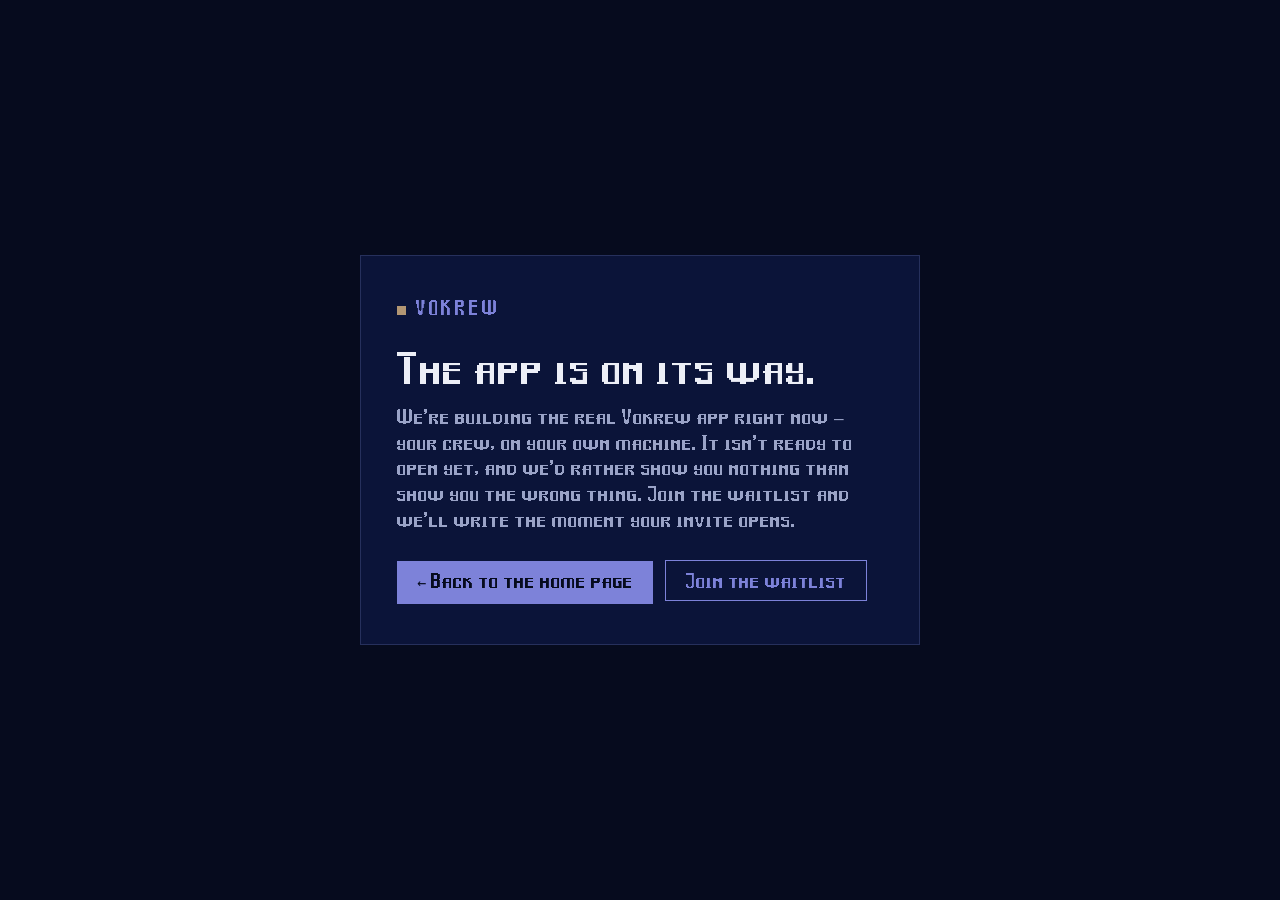
<file: app/index.html>
<!DOCTYPE html>
<html lang="en">
<head>
<meta charset="utf-8" />
<meta name="viewport" content="width=device-width, initial-scale=1" />
<title>Vokrew — the app is on its way</title>
<meta name="description" content="The Vokrew app is in development. Join the waitlist on the home page and we'll write when your invite opens." />
<link rel="icon" href="/favicon.png" />
<style>
  @font-face {
    font-family: "Vokrew Pixel";
    src: url("/fonts/VokrewPixel-1.1.woff2") format("woff2");
    font-weight: 400;
    font-display: swap;
  }
  :root{
    --bg:#060B1E;
    --panel:#0B1439;
    --line:#26305C;
    --peri:#7D82D9;
    --ink:#EDEFF7;
    --dim:#9AA3C7;
    --gold:#B29673;
  }
  *{box-sizing:border-box}
  html,body{margin:0;padding:0}
  body{
    background:var(--bg);
    color:var(--ink);
    font-family:"Vokrew Pixel", monospace;
    min-height:100vh;
    display:flex;
    align-items:center;
    justify-content:center;
    padding:24px;
  }
  .card{
    background:var(--panel);
    border:1px solid var(--line);
    max-width:560px;
    width:100%;
    padding:40px 36px;
    text-align:left;
  }
  .wordmark{
    color:var(--peri);
    font-size:15px;
    letter-spacing:.18em;
    margin:0 0 26px;
  }
  .wordmark .dot{
    display:inline-block;
    width:9px;height:9px;
    background:var(--gold);
    margin-right:10px;
    vertical-align:baseline;
  }
  h1{
    font-size:34px;
    line-height:1.25;
    font-weight:400;
    margin:0 0 16px;
  }
  p{
    color:var(--dim);
    font-size:16px;
    line-height:1.6;
    margin:0 0 28px;
  }
  a.home{
    display:inline-block;
    color:var(--bg);
    background:var(--peri);
    text-decoration:none;
    font-size:15px;
    padding:12px 20px;
    margin-right:12px;
  }
  a.waitlist{
    display:inline-block;
    color:var(--peri);
    border:1px solid var(--peri);
    text-decoration:none;
    font-size:15px;
    padding:12px 20px;
  }
</style>
</head>
<body>
  <main class="card">
    <p class="wordmark"><span class="dot"></span>VOKREW</p>
    <h1>The app is on its way.</h1>
    <p>
      We're building the real Vokrew app right now — your crew, on your own
      machine. It isn't ready to open yet, and we'd rather show you nothing
      than show you the wrong thing. Join the waitlist and we'll write the
      moment your invite opens.
    </p>
    <a class="home" href="/">← Back to the home page</a><a class="waitlist" href="/">Join the waitlist</a>
  </main>
</body>
</html>
</file>
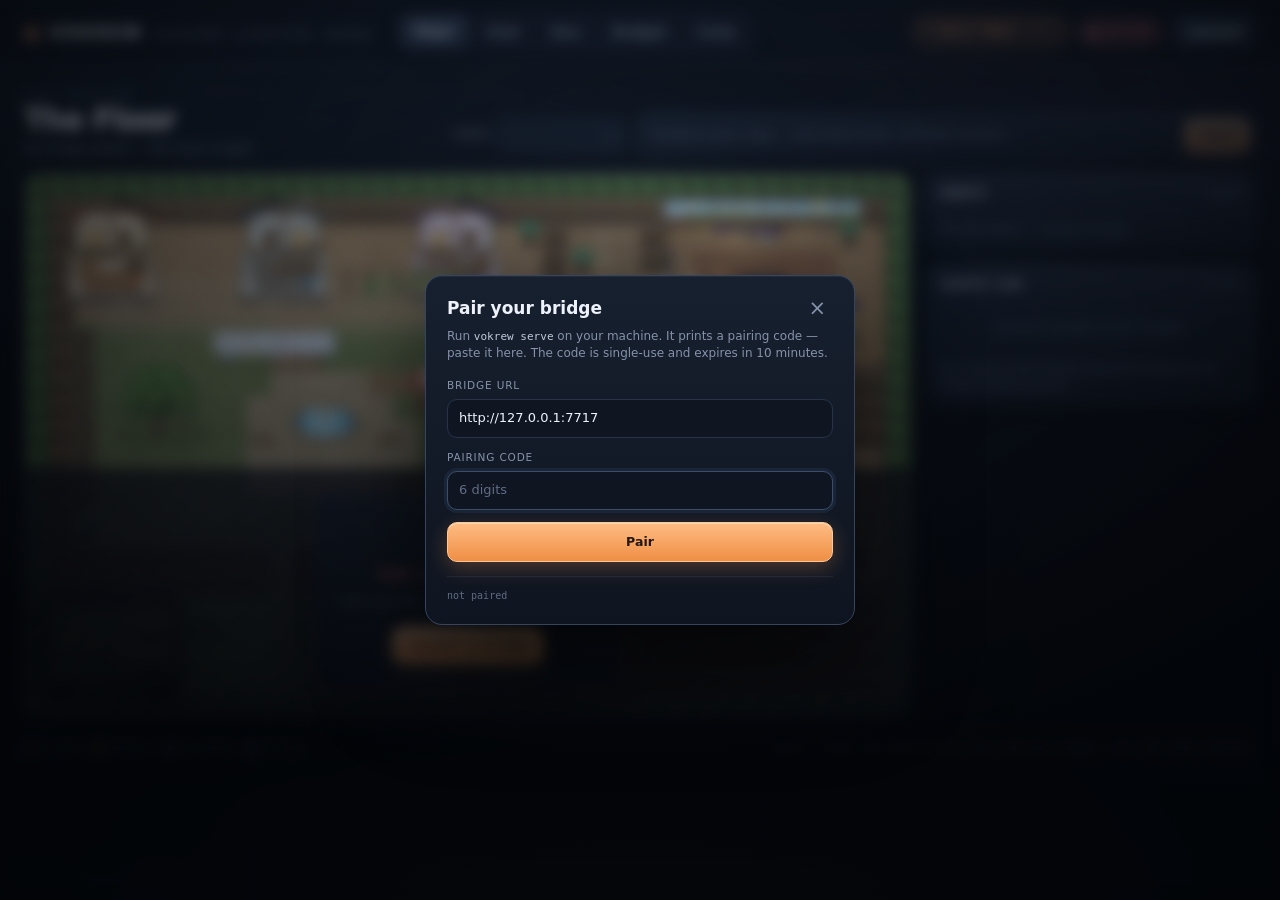
<file: ds-app/index.html>
<!DOCTYPE html>
<html lang="en">
<head>
<meta charset="utf-8" />
<meta name="viewport" content="width=device-width, initial-scale=1" />
<title>Vokrew — the floor</title>
<meta name="description" content="One prompt. A crew of AIs. Checked before it ships. Pair your local bridge and watch the crew work." />
<link rel="icon" href="data:image/svg+xml,%3Csvg xmlns='http://www.w3.org/2000/svg' viewBox='0 0 32 32'%3E%3Crect width='32' height='32' rx='8' fill='%23111723'/%3E%3Cpath d='M16 6l8 10-8 10-8-10z' fill='%23ffa05c'/%3E%3C/svg%3E" />
<link rel="stylesheet" href="./styles.css" />
</head>
<body>
<div class="app">

  <header class="topbar">
    <div class="brand">
      <span class="mark" aria-hidden="true">◈</span>
      <span class="wordmark">VOKREW</span>
      <span class="tagline">one prompt · a crew of AIs · checked</span>
    </div>

    <nav class="tabs" id="tabs" aria-label="Views">
      <button class="tab active" data-tab="floor" type="button">Floor</button>
      <button class="tab" data-tab="chat" type="button">Chat</button>
      <button class="tab" data-tab="run" type="button">Run</button>
      <button class="tab" data-tab="budget" type="button">Budget</button>
      <button class="tab" data-tab="crew" type="button">Crew</button>
    </nav>

    <div class="topbar-right">
      <span class="pill budget" id="budgetPill" title="Calls served today, from GET /budget">⚡ CALLS TODAY — / —</span>
      <span class="pill status" id="bridgeStatus" data-state="offline">
        <span class="dot" aria-hidden="true"></span><span id="bridgeStatusText">OFFLINE</span>
      </span>
      <button class="icon-btn" id="connectBtn" type="button" title="Connect a bridge">connect</button>
    </div>
  </header>

  <main class="views">

    <!-- ───────────────────────────── FLOOR ───────────────────────────── -->
    <section class="view active" id="view-floor" data-view="floor">
      <div class="floor-toolbar">
        <div class="floor-title">
          <p class="eyebrow">LIVE OPERATIONS</p>
          <h1>The Floor</h1>
          <p class="sub" id="floorSub">No bridge paired — the room is dark.</p>
        </div>

        <div class="floor-tools">
          <label class="crew-pick">
            <span>Crew</span>
            <select id="crewSelect" aria-label="Active crew"></select>
          </label>
          <form class="conduct" id="conductForm" autocomplete="off">
            <input id="conductInput" type="text" placeholder="Conduct your crew — one instruction, all three answer…" aria-label="Instruction for the crew" disabled />
            <button class="btn primary" id="conductBtn" type="submit" disabled>Send</button>
          </form>
        </div>
      </div>

      <div class="floor-grid">
        <div class="room-wrap" id="roomWrap">
          <canvas id="floorCanvas" width="1296" height="792" aria-label="The floor: a top-down village green with your crew at their home spots"></canvas>

          <div class="room-overlay live" id="liveBanner" hidden>
            <span class="live-dot" aria-hidden="true"></span>
            <span id="liveText">working</span>
            <span class="live-spend" id="liveSpend"></span>
          </div>

          <div class="room-overlay locked" id="roomLocked">
            <div class="lock-inner">
              <span class="lock-icon" aria-hidden="true">⌁</span>
              <strong>ROOM LOCKED · OFFLINE</strong>
              <p id="lockText">Pair a bridge to seat your crew. Nothing is shown that the bridge did not report.</p>
              <button class="btn primary" id="lockConnect" type="button">Connect a bridge</button>
            </div>
          </div>

          <div class="minimap-wrap" aria-hidden="true">
            <canvas id="minimap" width="176" height="108"></canvas>
            <span class="minimap-label">village map</span>
          </div>

          <div class="focus-panel" id="focusPanel" hidden>
            <button class="focus-close" id="focusClose" type="button" aria-label="Close focus panel">×</button>
            <div class="focus-head">
              <span class="palette-dot" id="focusDot"></span>
              <div>
                <strong id="focusName">—</strong>
                <span class="focus-role" id="focusRole">—</span>
              </div>
            </div>
            <dl class="focus-grid">
              <dt>stage</dt><dd id="focusStage">—</dd>
              <dt>lane</dt><dd id="focusLane">—</dd>
              <dt>model</dt><dd id="focusModel">—</dd>
              <dt>calls today</dt><dd id="focusCalls">—</dd>
              <dt>stamps</dt><dd id="focusStampCount">—</dd>
            </dl>
            <div class="focus-history" id="focusHistory"></div>
          </div>
        </div>

        <aside class="rails">
          <section class="rail" aria-labelledby="rosterTitle">
            <header class="rail-head">
              <h2 id="rosterTitle">Party</h2>
              <span class="rail-meta" id="rosterMeta">—</span>
            </header>
            <div class="roster" id="roster"></div>
          </section>

          <section class="rail" aria-labelledby="questTitle">
            <header class="rail-head">
              <h2 id="questTitle">Quest log</h2>
              <span class="rail-meta" id="questMeta">0 runs</span>
            </header>
            <div class="quest" id="questLog"></div>
            <p class="rail-note" id="questNote"></p>
          </section>

          <section class="rail" id="conductPanel" aria-labelledby="conductTitle" hidden>
            <header class="rail-head">
              <h2 id="conductTitle">Conduct transcript</h2>
              <span class="rail-meta" id="conductMeta">—</span>
            </header>
            <div class="conduct-parts" id="conductParts"></div>
          </section>
        </aside>
      </div>

      <footer class="floor-foot">
        <div class="legend" aria-hidden="true">
          <span><i class="legend-dot idle"></i>at desk</span>
          <span><i class="legend-dot working"></i>working</span>
          <span><i class="legend-dot reviewing"></i>reviewing</span>
          <span><i class="legend-dot walking"></i>walking</span>
        </div>
        <p>Phases, stamps and verdicts are read from your bridge — the room never guesses.</p>
      </footer>
    </section>

    <!-- ───────────────────────────── CHAT ───────────────────────────── -->
    <section class="view" id="view-chat" data-view="chat">
      <div class="panel-page">
        <header class="page-head">
          <div>
            <p class="eyebrow">CONVERSATION · CHAT SURFACE</p>
            <h1>Chat</h1>
            <p class="sub">The executor answers. Flip review on and the reviewer checks it — every turn stamped.</p>
          </div>
          <div class="page-badges">
            <span class="pill subtle"><span class="glyph" aria-hidden="true">⌁</span> separate ledger</span>
          </div>
        </header>

        <div class="page-split chat-split">
          <div class="chat-box surface-card">
            <div class="chat-log" id="chatLog" aria-live="polite">
              <div class="chat-empty">
                <span class="empty-mark" aria-hidden="true">◈</span>
                <strong>Ask the crew anything.</strong>
                <p>The executor answers from your bridge. Turn review on and the reviewer checks the turn before it lands.</p>
                <div class="prompt-chips" aria-label="Suggested prompts">
                  <button class="prompt-chip" type="button" data-prompt="What can you do in one short answer?">What can you do?</button>
                  <button class="prompt-chip" type="button" data-prompt="Summarize the last run in one sentence.">Summarize the last run</button>
                  <button class="prompt-chip" type="button" data-prompt="Draft a three-step plan for a small fix.">Draft a plan</button>
                </div>
              </div>
            </div>
            <form class="chat-compose" id="chatForm" autocomplete="off">
              <textarea id="chatInput" rows="1" placeholder="Ask your crew…" aria-label="Chat message"></textarea>
              <button class="btn primary" id="chatSend" type="submit">Send</button>
            </form>
            <p class="hint" id="chatHint">Chat calls are counted on the chat surface — separate from coding runs.</p>
          </div>

          <aside class="side-rail">
            <section class="side-card">
              <header class="side-head">
                <h2>Review</h2>
                <span class="side-meta">on demand</span>
              </header>
              <label class="switch switch-card">
                <span>review every turn</span>
                <input type="checkbox" id="chatVerify" />
              </label>
              <p class="side-copy">With review on, the reviewer checks the executor's answer and the verdict lands with the reply.</p>
            </section>

            <section class="side-card">
              <header class="side-head">
                <h2>Surface</h2>
                <span class="side-meta" id="chatSurfaceMeta">chat</span>
              </header>
              <dl class="side-stats">
                <div><dt>calls today</dt><dd id="chatCalls">—</dd></div>
                <div><dt>seated crew</dt><dd id="chatCrew">—</dd></div>
                <div><dt>session</dt><dd id="chatSessionId">new</dd></div>
              </dl>
            </section>

            <section class="side-card">
              <header class="side-head"><h2>How a turn lands</h2></header>
              <ol class="side-steps">
                <li><span>01</span><p>The executor answers from the bridge.</p></li>
                <li><span>02</span><p>The reviewer checks it, when review is on.</p></li>
                <li><span>03</span><p>Verdict and stamps arrive with the reply.</p></li>
              </ol>
            </section>
          </aside>
        </div>
      </div>
    </section>

    <!-- ───────────────────────────── RUN ───────────────────────────── -->
    <section class="view" id="view-run" data-view="run">
      <div class="panel-page">
        <header class="page-head">
          <div>
            <p class="eyebrow">CHAIN · ONE TASK, THREE ROLES</p>
            <h1>Run a task</h1>
            <p class="sub">Planner frames it, executor does it, reviewer checks it. Stamps come from the bridge.</p>
          </div>
          <div class="page-badges">
            <span class="pill subtle"><span class="glyph" aria-hidden="true">⟐</span> 3 roles · 1 verdict</span>
          </div>
        </header>

        <div class="page-split run-split">
          <form class="run-form surface-card" id="runForm" autocomplete="off">
            <label class="field grow">
              <span>Task</span>
              <textarea id="runTask" rows="4" placeholder="e.g. add a retry with backoff to the fetch helper"></textarea>
            </label>
            <div class="prompt-chips run-prompts" aria-label="Suggested tasks">
              <button class="prompt-chip" type="button" data-task="Add a retry with backoff to the fetch helper.">Retry with backoff</button>
              <button class="prompt-chip" type="button" data-task="Write a one-paragraph README for this project.">Write a README</button>
              <button class="prompt-chip" type="button" data-task="Find one edge case in the current plan and fix it.">Find an edge case</button>
            </div>
            <div class="field-row">
              <label class="field">
                <span>Surface</span>
                <select id="runSurface">
                  <option value="coding">coding</option>
                  <option value="chat">chat</option>
                </select>
              </label>
              <label class="field">
                <span>Workspace <em>optional</em></span>
                <input id="runWorkspace" type="text" placeholder="/path/to/project" />
              </label>
              <button class="btn primary" id="runBtn" type="submit">Run chain</button>
            </div>
            <p class="hint" id="runHint">No run in flight.</p>
          </form>

          <aside class="side-rail">
            <section class="side-card chain-card">
              <header class="side-head">
                <h2>The chain</h2>
                <span class="side-meta" id="chainMeta">3 roles</span>
              </header>
              <div class="chain-roles" id="chainRoles"></div>
              <p class="side-copy">One served call per stage. Failed and capped attempts never advance the room.</p>
            </section>

            <section class="side-card">
              <header class="side-head">
                <h2>Counted in calls</h2>
                <span class="side-meta">not tokens</span>
              </header>
              <p class="side-copy">The header pill is the bridge's own ledger. A run adds one call for every stage that actually served.</p>
            </section>
          </aside>
        </div>

        <div class="run-live" id="runLive" hidden>
          <div class="phase-track" id="phaseTrack">
            <span class="phase" data-phase="planner">plan</span>
            <span class="phase" data-phase="executor">work</span>
            <span class="phase" data-phase="reviewer">review</span>
          </div>
          <p class="hint" id="runPhaseText"></p>
        </div>

        <article class="run-card inline" id="runResult" hidden></article>
      </div>
    </section>

    <!-- ───────────────────────────── BUDGET ───────────────────────────── -->
    <section class="view" id="view-budget" data-view="budget">
      <div class="panel-page">
        <header class="page-head">
          <div>
            <p class="eyebrow">LEDGER · CALLS, NOT TOKENS</p>
            <h1>Budget</h1>
            <p class="sub">Budgets are counted in calls per lane per day — never tokens.</p>
          </div>
          <div class="page-badges">
            <span class="pill subtle" id="budgetDay">day —</span>
            <button class="btn" id="budgetRefresh" type="button">Refresh</button>
          </div>
        </header>
        <div class="budget-summary" id="budgetSummary"></div>
        <div class="surface-card ledger-card">
          <header class="ledger-head">
            <div>
              <h2>Lane ledger</h2>
              <p class="side-copy">Every served call, read from the bridge. Caps are never invented.</p>
            </div>
            <span class="chip" id="budgetSurface">coding</span>
          </header>
          <div class="table-wrap">
            <table class="budget-table">
              <thead><tr><th>lane</th><th>used today</th><th>cap</th><th>remaining</th></tr></thead>
              <tbody id="budgetRows"></tbody>
            </table>
          </div>
        </div>
        <p class="rail-note" id="budgetNote"></p>
      </div>
    </section>

    <!-- ───────────────────────────── CREW ───────────────────────────── -->
    <section class="view" id="view-crew" data-view="crew">
      <div class="panel-page">
        <header class="page-head">
          <div>
            <p class="eyebrow">ROSTER · BRIDGE CREWS</p>
            <h1>Crew</h1>
            <p class="sub">Crews live on your bridge. The room seats whichever crew is active.</p>
          </div>
          <div class="page-badges">
            <label class="crew-pick">
              <span>Active crew</span>
              <select id="crewSelectPage" aria-label="Active crew"></select>
            </label>
          </div>
        </header>
        <div class="crew-grid" id="crewGrid"></div>
        <p class="rail-note" id="crewNote"></p>
      </div>
    </section>
  </main>
</div>

<!-- ───────────────────────────── PAIRING ───────────────────────────── -->
<div class="modal" id="pairModal" hidden>
  <div class="modal-card narrow" role="dialog" aria-modal="true" aria-labelledby="pairTitle">
    <header class="modal-head">
      <h2 id="pairTitle">Pair your bridge</h2>
      <button class="modal-close" id="pairClose" type="button" aria-label="Close">×</button>
    </header>
    <p class="modal-sub">Run <code>vokrew serve</code> on your machine. It prints a pairing code — paste it here. The code is single-use and expires in 10 minutes.</p>
    <form class="pair-form" id="pairForm" autocomplete="off">
      <label class="field">
        <span>Bridge URL</span>
        <input id="pairUrl" type="text" value="http://127.0.0.1:7717" spellcheck="false" />
      </label>
      <label class="field">
        <span>Pairing code</span>
        <input id="pairCode" type="text" inputmode="numeric" placeholder="6 digits" maxlength="12" spellcheck="false" />
      </label>
      <p class="error" id="pairError" hidden></p>
      <button class="btn primary wide" id="pairBtn" type="submit">Pair</button>
    </form>
    <div class="pair-foot">
      <span id="pairFootState">not paired</span>
      <button class="linkish" id="forgetBtn" type="button" hidden>forget pairing</button>
    </div>
  </div>
</div>

<!-- ───────────────────────────── RUN CARD ───────────────────────────── -->
<div class="modal" id="runModal" hidden>
  <div class="modal-card wide" role="dialog" aria-modal="true" aria-labelledby="runModalTitle">
    <header class="modal-head">
      <h2 id="runModalTitle">Run</h2>
      <button class="modal-close" id="runClose" type="button" aria-label="Close">×</button>
    </header>
    <div id="runCardBody"></div>
  </div>
</div>

<script type="module" src="./app.js"></script>
</body>
</html>
</file>
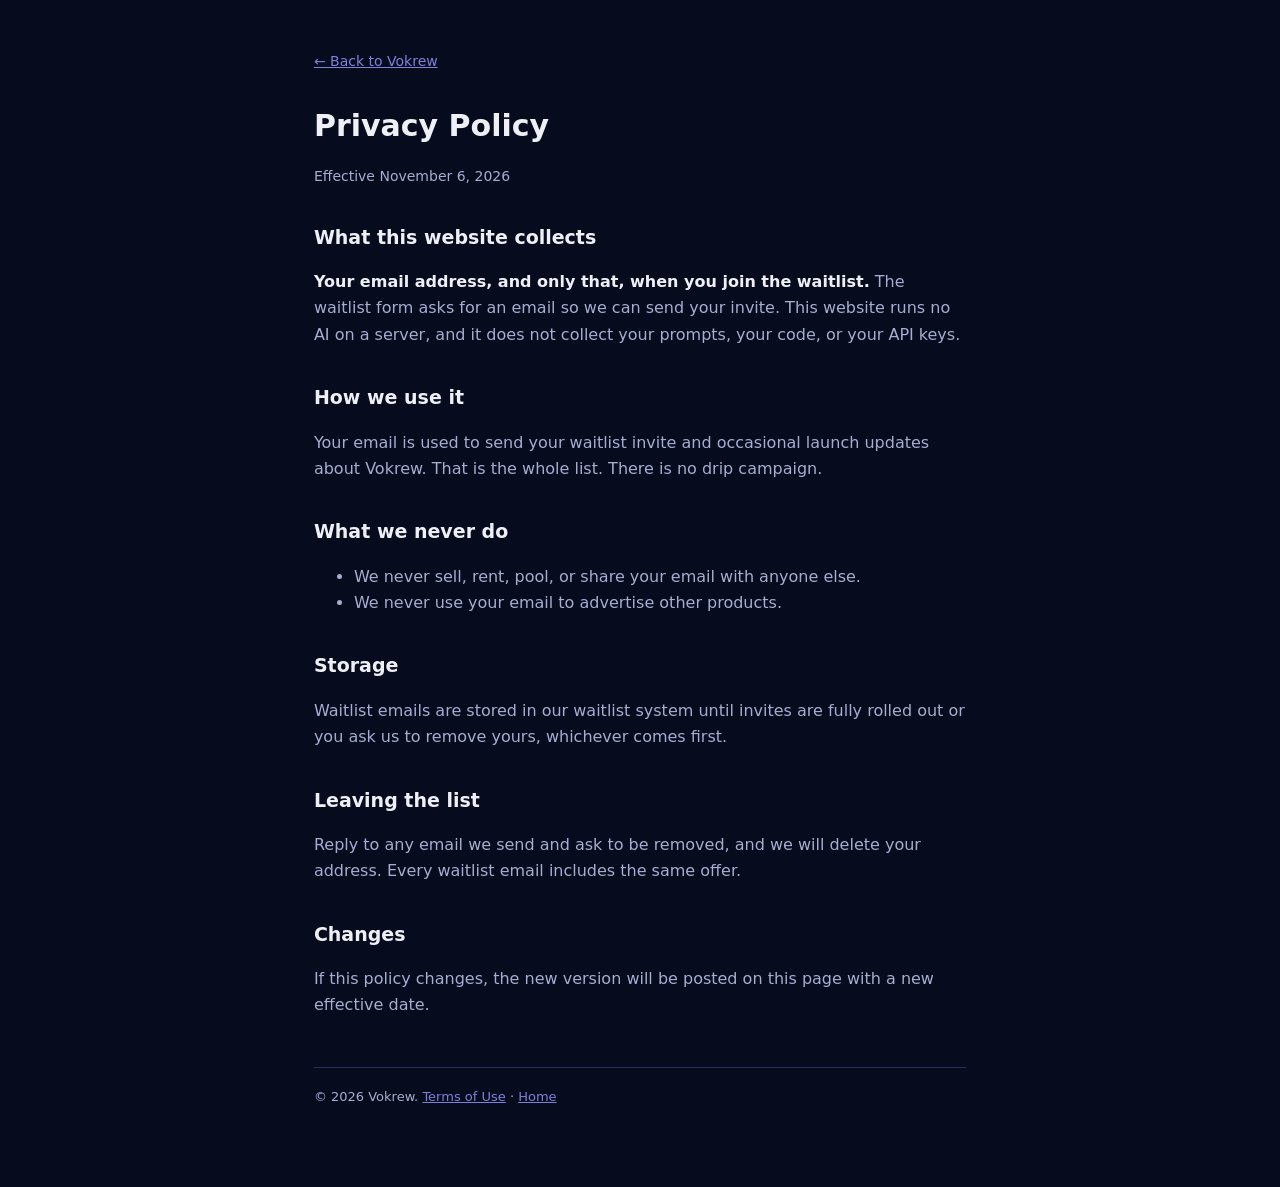
<file: privacy/index.html>
<!doctype html>
<html lang="en">
<head>
<meta charset="utf-8" />
<meta name="viewport" content="width=device-width, initial-scale=1" />
<title>Privacy Policy · Vokrew</title>
<meta name="description" content="What Vokrew collects on this website, and what it does with it." />
<style>
  :root { --bg:#060B1E; --ink:#EEF0F6; --mut:#A6ADD0; --lime:#7D82D9; --line:#26305C; }
  * { box-sizing: border-box; }
  body { margin:0; background:var(--bg); color:var(--ink); font-family: system-ui, sans-serif; line-height:1.65; }
  main { max-width: 68ch; margin: 0 auto; padding: 48px 20px 80px; }
  a { color: var(--lime); }
  h1 { font-size: 30px; margin: 0 0 8px; }
  h2 { font-size: 19px; margin: 34px 0 8px; }
  p, li { color: var(--mut); }
  p strong, li strong { color: var(--ink); }
  .meta { color: var(--mut); font-size: 14px; margin-bottom: 28px; }
  .back { display:inline-block; margin-bottom: 28px; font-size: 14px; }
  footer { border-top: 1px solid var(--line); margin-top: 48px; padding-top: 18px; font-size: 13px; color: var(--mut); }
</style>
</head>
<body>
<main>
  <a class="back" href="/">← Back to Vokrew</a>
  <h1>Privacy Policy</h1>
  <p class="meta">Effective November 6, 2026</p>

  <h2>What this website collects</h2>
  <p><strong>Your email address, and only that, when you join the waitlist.</strong> The waitlist form asks for an email so we can send your invite. This website runs no AI on a server, and it does not collect your prompts, your code, or your API keys.</p>

  <h2>How we use it</h2>
  <p>Your email is used to send your waitlist invite and occasional launch updates about Vokrew. That is the whole list. There is no drip campaign.</p>

  <h2>What we never do</h2>
  <ul>
    <li>We never sell, rent, pool, or share your email with anyone else.</li>
    <li>We never use your email to advertise other products.</li>
  </ul>

  <h2>Storage</h2>
  <p>Waitlist emails are stored in our waitlist system until invites are fully rolled out or you ask us to remove yours, whichever comes first.</p>

  <h2>Leaving the list</h2>
  <p>Reply to any email we send and ask to be removed, and we will delete your address. Every waitlist email includes the same offer.</p>

  <h2>Changes</h2>
  <p>If this policy changes, the new version will be posted on this page with a new effective date.</p>

  <footer>© 2026 Vokrew. <a href="/terms/">Terms of Use</a> · <a href="/">Home</a></footer>
</main>
</body>
</html>
</file>
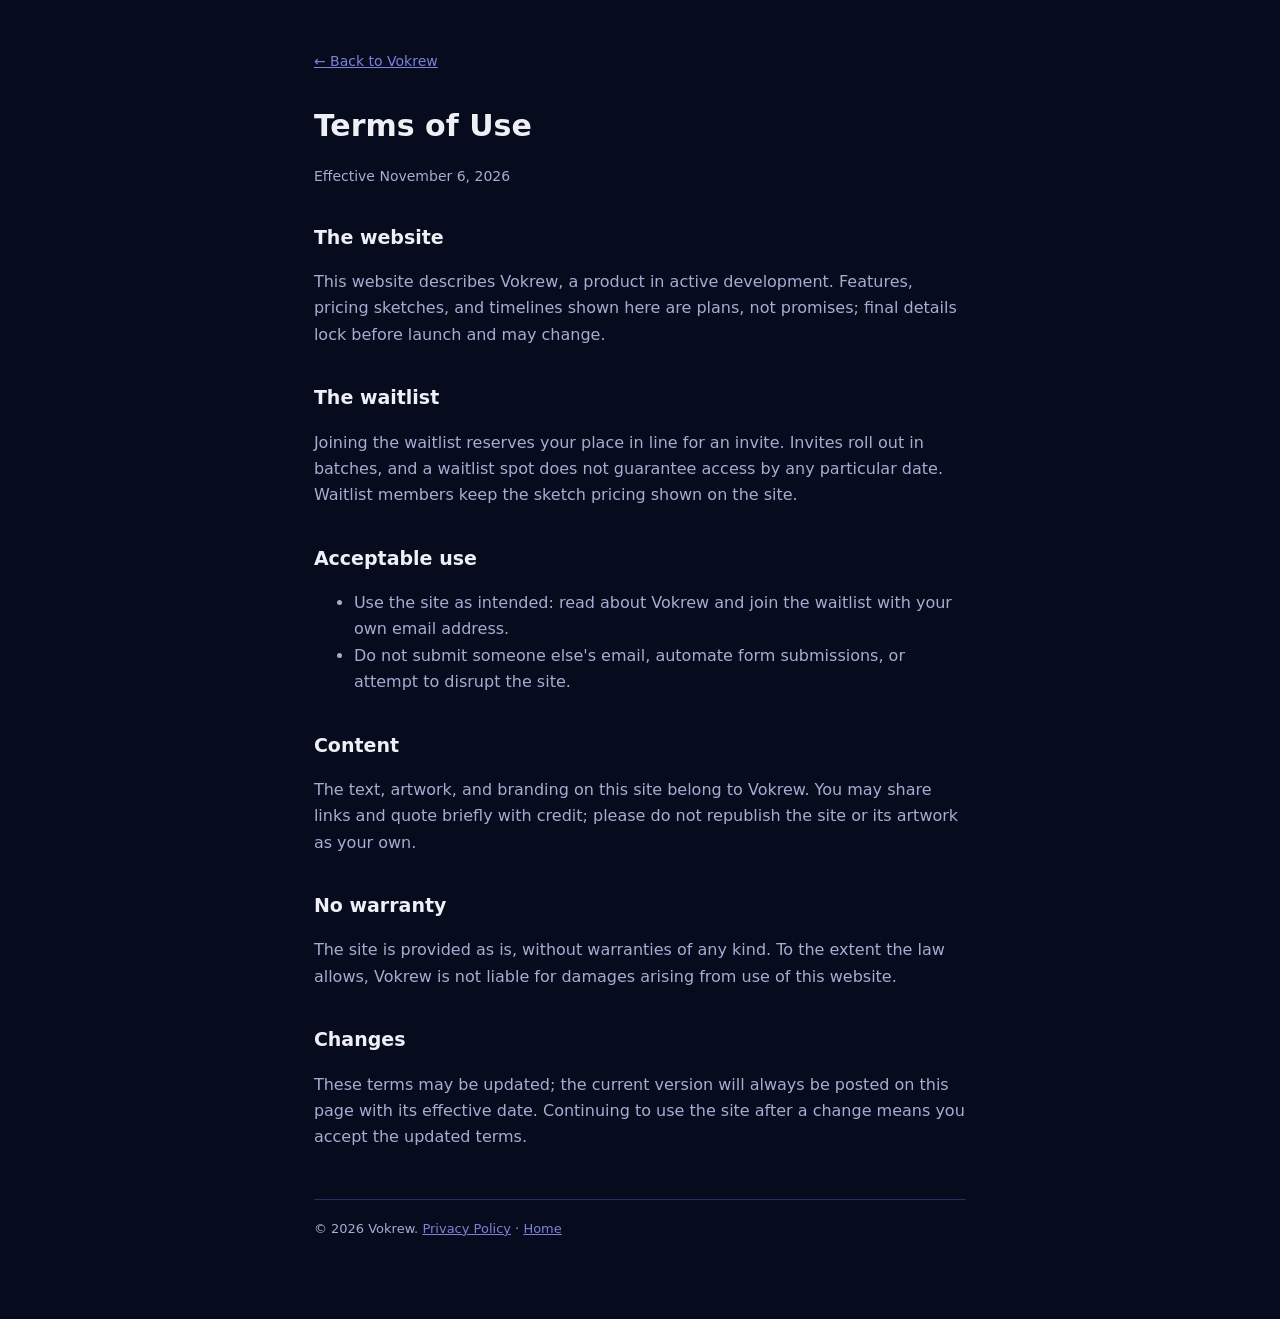
<file: terms/index.html>
<!doctype html>
<html lang="en">
<head>
<meta charset="utf-8" />
<meta name="viewport" content="width=device-width, initial-scale=1" />
<title>Terms of Use · Vokrew</title>
<meta name="description" content="The terms for using the Vokrew website and joining the waitlist." />
<style>
  :root { --bg:#060B1E; --ink:#EEF0F6; --mut:#A6ADD0; --lime:#7D82D9; --line:#26305C; }
  * { box-sizing: border-box; }
  body { margin:0; background:var(--bg); color:var(--ink); font-family: system-ui, sans-serif; line-height:1.65; }
  main { max-width: 68ch; margin: 0 auto; padding: 48px 20px 80px; }
  a { color: var(--lime); }
  h1 { font-size: 30px; margin: 0 0 8px; }
  h2 { font-size: 19px; margin: 34px 0 8px; }
  p, li { color: var(--mut); }
  p strong, li strong { color: var(--ink); }
  .meta { color: var(--mut); font-size: 14px; margin-bottom: 28px; }
  .back { display:inline-block; margin-bottom: 28px; font-size: 14px; }
  footer { border-top: 1px solid var(--line); margin-top: 48px; padding-top: 18px; font-size: 13px; color: var(--mut); }
</style>
</head>
<body>
<main>
  <a class="back" href="/">← Back to Vokrew</a>
  <h1>Terms of Use</h1>
  <p class="meta">Effective November 6, 2026</p>

  <h2>The website</h2>
  <p>This website describes Vokrew, a product in active development. Features, pricing sketches, and timelines shown here are plans, not promises; final details lock before launch and may change.</p>

  <h2>The waitlist</h2>
  <p>Joining the waitlist reserves your place in line for an invite. Invites roll out in batches, and a waitlist spot does not guarantee access by any particular date. Waitlist members keep the sketch pricing shown on the site.</p>

  <h2>Acceptable use</h2>
  <ul>
    <li>Use the site as intended: read about Vokrew and join the waitlist with your own email address.</li>
    <li>Do not submit someone else's email, automate form submissions, or attempt to disrupt the site.</li>
  </ul>

  <h2>Content</h2>
  <p>The text, artwork, and branding on this site belong to Vokrew. You may share links and quote briefly with credit; please do not republish the site or its artwork as your own.</p>

  <h2>No warranty</h2>
  <p>The site is provided as is, without warranties of any kind. To the extent the law allows, Vokrew is not liable for damages arising from use of this website.</p>

  <h2>Changes</h2>
  <p>These terms may be updated; the current version will always be posted on this page with its effective date. Continuing to use the site after a change means you accept the updated terms.</p>

  <footer>© 2026 Vokrew. <a href="/privacy/">Privacy Policy</a> · <a href="/">Home</a></footer>
</main>
</body>
</html>
</file>
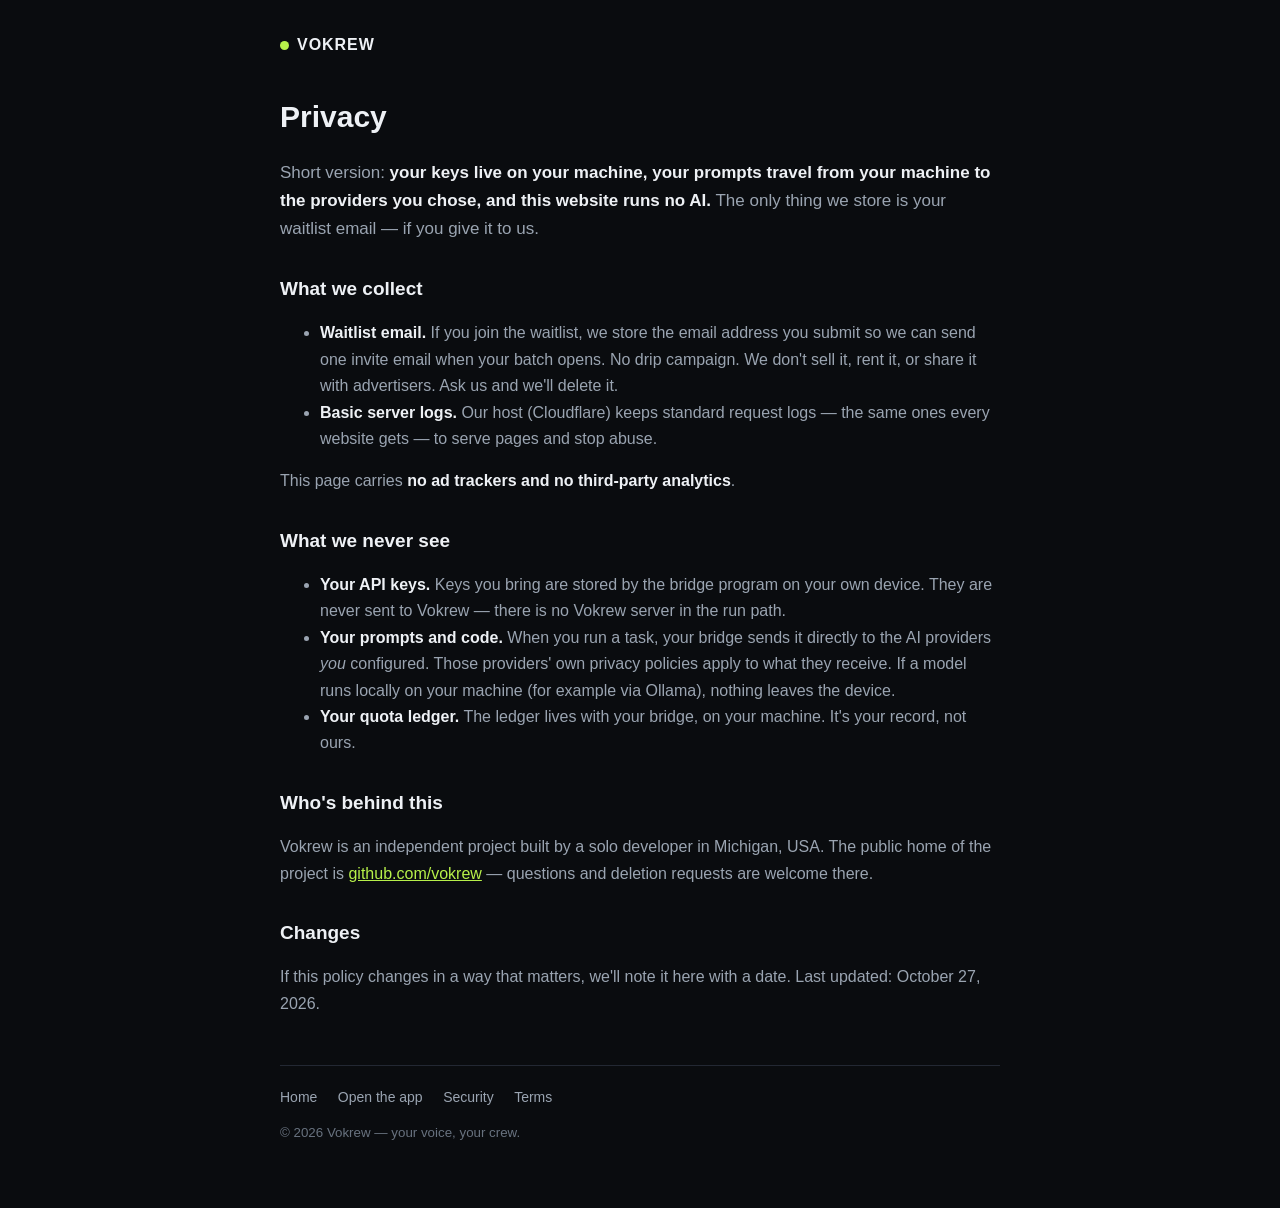
<file: privacy.html>
<!DOCTYPE html>
<html lang="en">
<head>
<meta charset="utf-8" />
<meta name="viewport" content="width=device-width, initial-scale=1" />
<title>Privacy — Vokrew</title>
<meta name="description" content="What Vokrew collects, what it never sees, and where your keys live. Asked straight, answered straight." />
<style>
  :root { --bg:#0a0c0f; --panel:#10131a; --line:#232833; --ink:#eef1f5; --mut:#9aa4b1; --dim:#68727f; --lime:#b7f04a; }
  * { box-sizing: border-box; }
  body { margin:0; background:var(--bg); color:var(--ink); font:16px/1.65 -apple-system, "Segoe UI", Roboto, Helvetica, Arial, sans-serif; }
  .wrap { max-width: 760px; margin: 0 auto; padding: 32px 20px 64px; }
  .wm { color:var(--ink); text-decoration:none; font-weight:700; letter-spacing:.06em; }
  .wm i { display:inline-block; width:9px; height:9px; border-radius:50%; background:var(--lime); margin-right:8px; }
  h1 { font-size: 30px; margin: 34px 0 6px; }
  h2 { font-size: 19px; margin: 30px 0 6px; }
  p, li { color: var(--mut); }
  b, strong { color: var(--ink); }
  a { color: var(--lime); }
  .lede { font-size: 17px; }
  footer { border-top: 1px solid var(--line); margin-top: 48px; padding-top: 18px; }
  footer nav a { color: var(--mut); text-decoration:none; margin-right: 16px; font-size: 14px; }
  small { color: var(--dim); display:block; margin-top: 12px; }
</style>
</head>
<body>
<div class="wrap">
  <a class="wm" href="/"><i></i>VOKREW</a>

  <h1>Privacy</h1>
  <p class="lede">Short version: <b>your keys live on your machine, your prompts travel from your machine to the providers you chose, and this website runs no AI.</b> The only thing we store is your waitlist email — if you give it to us.</p>

  <h2>What we collect</h2>
  <ul>
    <li><b>Waitlist email.</b> If you join the waitlist, we store the email address you submit so we can send one invite email when your batch opens. No drip campaign. We don't sell it, rent it, or share it with advertisers. Ask us and we'll delete it.</li>
    <li><b>Basic server logs.</b> Our host (Cloudflare) keeps standard request logs — the same ones every website gets — to serve pages and stop abuse.</li>
  </ul>
  <p>This page carries <b>no ad trackers and no third-party analytics</b>.</p>

  <h2>What we never see</h2>
  <ul>
    <li><b>Your API keys.</b> Keys you bring are stored by the bridge program on your own device. They are never sent to Vokrew — there is no Vokrew server in the run path.</li>
    <li><b>Your prompts and code.</b> When you run a task, your bridge sends it directly to the AI providers <em>you</em> configured. Those providers' own privacy policies apply to what they receive. If a model runs locally on your machine (for example via Ollama), nothing leaves the device.</li>
    <li><b>Your quota ledger.</b> The ledger lives with your bridge, on your machine. It's your record, not ours.</li>
  </ul>

  <h2>Who's behind this</h2>
  <p>Vokrew is an independent project built by a solo developer in Michigan, USA. The public home of the project is <a href="https://github.com/vokrew">github.com/vokrew</a> — questions and deletion requests are welcome there.</p>

  <h2>Changes</h2>
  <p>If this policy changes in a way that matters, we'll note it here with a date. Last updated: October 27, 2026.</p>

  <footer>
    <nav>
      <a href="/">Home</a>
      <a href="/app">Open the app</a>
      <a href="/security">Security</a>
      <a href="/terms">Terms</a>
    </nav>
    <small>© 2026 Vokrew — your voice, your crew.</small>
  </footer>
</div>
</body>
</html>
</file>
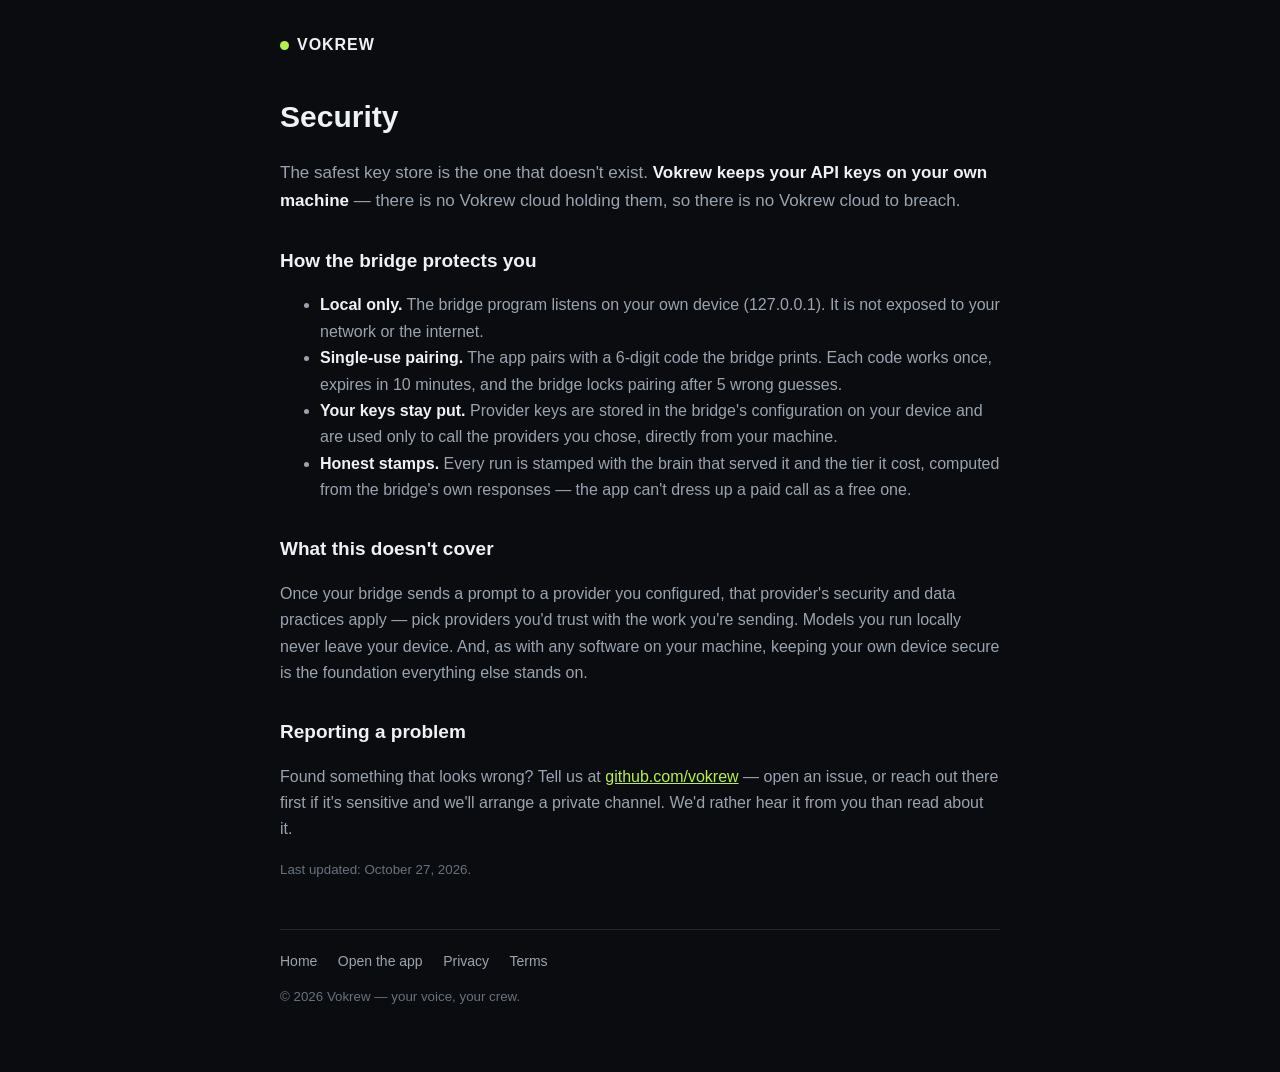
<file: security.html>
<!DOCTYPE html>
<html lang="en">
<head>
<meta charset="utf-8" />
<meta name="viewport" content="width=device-width, initial-scale=1" />
<title>Security — Vokrew</title>
<meta name="description" content="How the Vokrew bridge protects your keys: local-only by design, single-use pairing, nothing in the cloud to breach." />
<style>
  :root { --bg:#0a0c0f; --panel:#10131a; --line:#232833; --ink:#eef1f5; --mut:#9aa4b1; --dim:#68727f; --lime:#b7f04a; }
  * { box-sizing: border-box; }
  body { margin:0; background:var(--bg); color:var(--ink); font:16px/1.65 -apple-system, "Segoe UI", Roboto, Helvetica, Arial, sans-serif; }
  .wrap { max-width: 760px; margin: 0 auto; padding: 32px 20px 64px; }
  .wm { color:var(--ink); text-decoration:none; font-weight:700; letter-spacing:.06em; }
  .wm i { display:inline-block; width:9px; height:9px; border-radius:50%; background:var(--lime); margin-right:8px; }
  h1 { font-size: 30px; margin: 34px 0 6px; }
  h2 { font-size: 19px; margin: 30px 0 6px; }
  p, li { color: var(--mut); }
  b, strong { color: var(--ink); }
  a { color: var(--lime); }
  .lede { font-size: 17px; }
  footer { border-top: 1px solid var(--line); margin-top: 48px; padding-top: 18px; }
  footer nav a { color: var(--mut); text-decoration:none; margin-right: 16px; font-size: 14px; }
  small { color: var(--dim); display:block; margin-top: 12px; }
</style>
</head>
<body>
<div class="wrap">
  <a class="wm" href="/"><i></i>VOKREW</a>

  <h1>Security</h1>
  <p class="lede">The safest key store is the one that doesn't exist. <b>Vokrew keeps your API keys on your own machine</b> — there is no Vokrew cloud holding them, so there is no Vokrew cloud to breach.</p>

  <h2>How the bridge protects you</h2>
  <ul>
    <li><b>Local only.</b> The bridge program listens on your own device (127.0.0.1). It is not exposed to your network or the internet.</li>
    <li><b>Single-use pairing.</b> The app pairs with a 6-digit code the bridge prints. Each code works once, expires in 10 minutes, and the bridge locks pairing after 5 wrong guesses.</li>
    <li><b>Your keys stay put.</b> Provider keys are stored in the bridge's configuration on your device and are used only to call the providers you chose, directly from your machine.</li>
    <li><b>Honest stamps.</b> Every run is stamped with the brain that served it and the tier it cost, computed from the bridge's own responses — the app can't dress up a paid call as a free one.</li>
  </ul>

  <h2>What this doesn't cover</h2>
  <p>Once your bridge sends a prompt to a provider you configured, that provider's security and data practices apply — pick providers you'd trust with the work you're sending. Models you run locally never leave your device. And, as with any software on your machine, keeping your own device secure is the foundation everything else stands on.</p>

  <h2>Reporting a problem</h2>
  <p>Found something that looks wrong? Tell us at <a href="https://github.com/vokrew">github.com/vokrew</a> — open an issue, or reach out there first if it's sensitive and we'll arrange a private channel. We'd rather hear it from you than read about it.</p>

  <p><small>Last updated: October 27, 2026.</small></p>

  <footer>
    <nav>
      <a href="/">Home</a>
      <a href="/app">Open the app</a>
      <a href="/privacy">Privacy</a>
      <a href="/terms">Terms</a>
    </nav>
    <small>© 2026 Vokrew — your voice, your crew.</small>
  </footer>
</div>
</body>
</html>
</file>
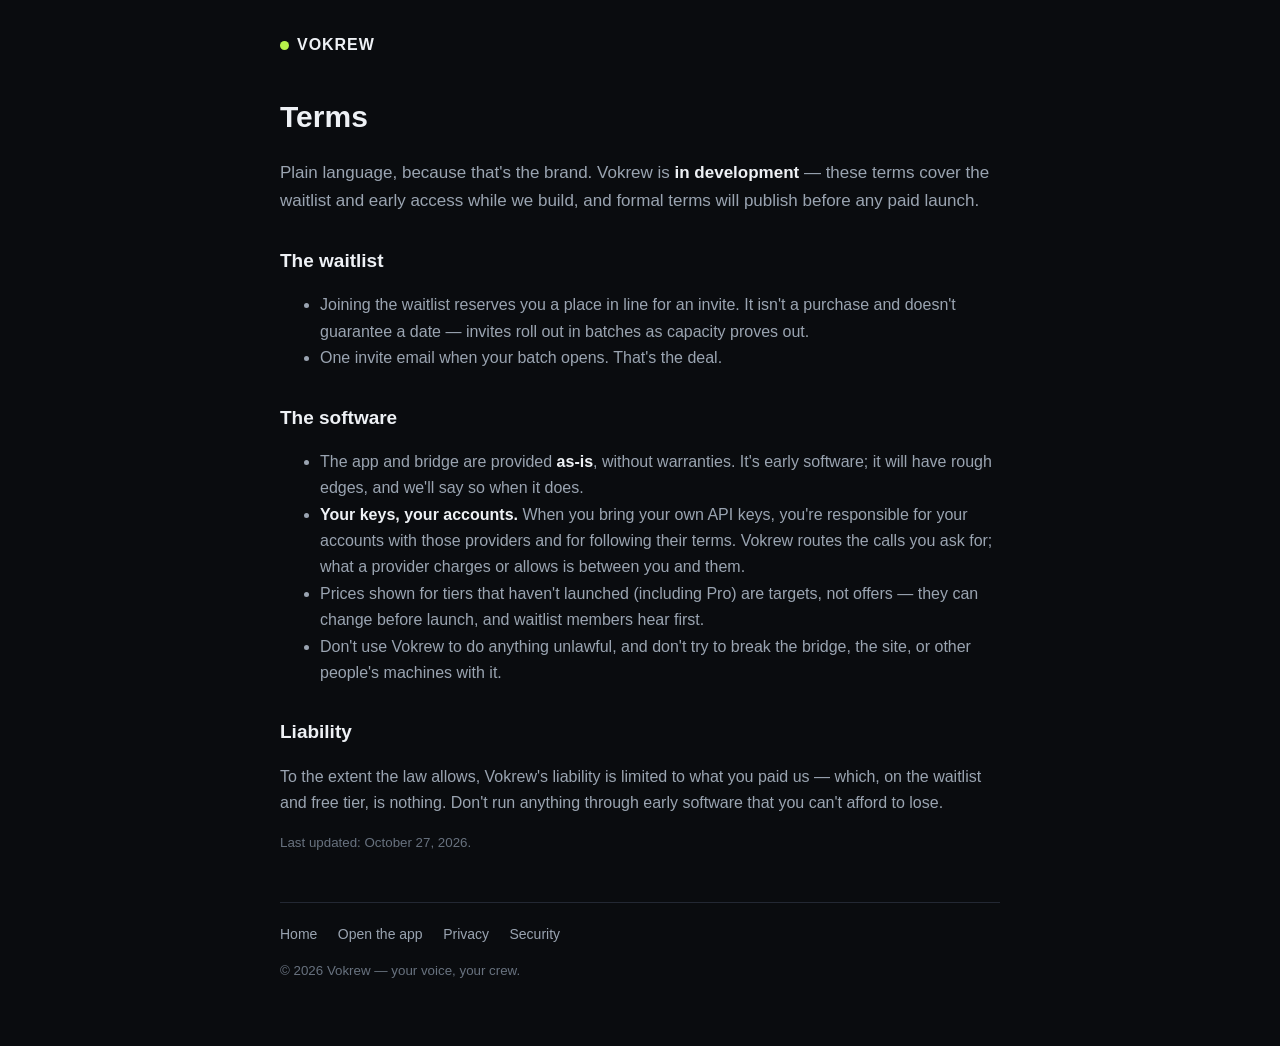
<file: terms.html>
<!DOCTYPE html>
<html lang="en">
<head>
<meta charset="utf-8" />
<meta name="viewport" content="width=device-width, initial-scale=1" />
<title>Terms — Vokrew</title>
<meta name="description" content="Plain-language terms for the Vokrew waitlist and app while the product is in development." />
<style>
  :root { --bg:#0a0c0f; --panel:#10131a; --line:#232833; --ink:#eef1f5; --mut:#9aa4b1; --dim:#68727f; --lime:#b7f04a; }
  * { box-sizing: border-box; }
  body { margin:0; background:var(--bg); color:var(--ink); font:16px/1.65 -apple-system, "Segoe UI", Roboto, Helvetica, Arial, sans-serif; }
  .wrap { max-width: 760px; margin: 0 auto; padding: 32px 20px 64px; }
  .wm { color:var(--ink); text-decoration:none; font-weight:700; letter-spacing:.06em; }
  .wm i { display:inline-block; width:9px; height:9px; border-radius:50%; background:var(--lime); margin-right:8px; }
  h1 { font-size: 30px; margin: 34px 0 6px; }
  h2 { font-size: 19px; margin: 30px 0 6px; }
  p, li { color: var(--mut); }
  b, strong { color: var(--ink); }
  a { color: var(--lime); }
  .lede { font-size: 17px; }
  footer { border-top: 1px solid var(--line); margin-top: 48px; padding-top: 18px; }
  footer nav a { color: var(--mut); text-decoration:none; margin-right: 16px; font-size: 14px; }
  small { color: var(--dim); display:block; margin-top: 12px; }
</style>
</head>
<body>
<div class="wrap">
  <a class="wm" href="/"><i></i>VOKREW</a>

  <h1>Terms</h1>
  <p class="lede">Plain language, because that's the brand. Vokrew is <b>in development</b> — these terms cover the waitlist and early access while we build, and formal terms will publish before any paid launch.</p>

  <h2>The waitlist</h2>
  <ul>
    <li>Joining the waitlist reserves you a place in line for an invite. It isn't a purchase and doesn't guarantee a date — invites roll out in batches as capacity proves out.</li>
    <li>One invite email when your batch opens. That's the deal.</li>
  </ul>

  <h2>The software</h2>
  <ul>
    <li>The app and bridge are provided <b>as-is</b>, without warranties. It's early software; it will have rough edges, and we'll say so when it does.</li>
    <li><b>Your keys, your accounts.</b> When you bring your own API keys, you're responsible for your accounts with those providers and for following their terms. Vokrew routes the calls you ask for; what a provider charges or allows is between you and them.</li>
    <li>Prices shown for tiers that haven't launched (including Pro) are targets, not offers — they can change before launch, and waitlist members hear first.</li>
    <li>Don't use Vokrew to do anything unlawful, and don't try to break the bridge, the site, or other people's machines with it.</li>
  </ul>

  <h2>Liability</h2>
  <p>To the extent the law allows, Vokrew's liability is limited to what you paid us — which, on the waitlist and free tier, is nothing. Don't run anything through early software that you can't afford to lose.</p>

  <p><small>Last updated: October 27, 2026.</small></p>

  <footer>
    <nav>
      <a href="/">Home</a>
      <a href="/app">Open the app</a>
      <a href="/privacy">Privacy</a>
      <a href="/security">Security</a>
    </nav>
    <small>© 2026 Vokrew — your voice, your crew.</small>
  </footer>
</div>
</body>
</html>
</file>
<file: ds-app/styles.css>
/* Vokrew web face — the floor.
   Night-studio palette: deep slate rooms, warm desk lamps, one accent per role. */

:root {
  --bg: #05070c;
  --bg2: #090d15;
  --panel: #0f1622;
  --panel2: #141d2b;
  --panel3: #1a2434;
  --line: #263349;
  --line-soft: #1b2536;
  --ink: #edf2fb;
  --ink2: #c0cadb;
  --muted: #8592a9;
  --faint: #5f6c84;
  --sunset: #ffa05c;
  --sunset-soft: rgba(255, 160, 92, .14);
  --ocean: #64b5ff;
  --ocean-soft: rgba(100, 181, 255, .14);
  --violet: #bb95ff;
  --violet-soft: rgba(187, 149, 255, .14);
  --good: #5fd39b;
  --good-soft: rgba(95, 211, 155, .13);
  --warn: #ffcb6b;
  --warn-soft: rgba(255, 203, 107, .13);
  --bad: #ff7185;
  --bad-soft: rgba(255, 113, 133, .13);
  --radius: 16px;
  --radius-sm: 11px;
  --shadow: 0 28px 80px rgba(0, 0, 0, .58);
  --glass: rgba(13, 19, 30, .72);
  --hair: rgba(255, 255, 255, .055);
  --mono: ui-monospace, "SF Mono", "JetBrains Mono", "Fira Code", Menlo, Consolas, monospace;
  --sans: ui-sans-serif, system-ui, -apple-system, "Segoe UI", Inter, Roboto, "Helvetica Neue", Arial, sans-serif;
}

* { box-sizing: border-box; }

html, body { height: 100%; }

body {
  margin: 0;
  min-height: 100%;
  background:
    radial-gradient(1300px 760px at 8% -14%, rgba(100, 181, 255, .11), transparent 62%),
    radial-gradient(1100px 680px at 102% -4%, rgba(187, 149, 255, .09), transparent 58%),
    radial-gradient(1000px 760px at 50% 118%, rgba(255, 160, 92, .055), transparent 64%),
    linear-gradient(180deg, #070b12 0%, #05070c 55%, #04060a 100%);
  background-attachment: fixed;
  color: var(--ink);
  font-family: var(--sans);
  font-size: 14px;
  line-height: 1.45;
  -webkit-font-smoothing: antialiased;
  text-rendering: optimizeLegibility;
  font-feature-settings: "kern" 1, "liga" 1, "cv11" 1;
}

/* a very quiet grid, so the page has depth without a visible pattern */
body::before {
  content: "";
  position: fixed;
  inset: 0;
  z-index: 0;
  pointer-events: none;
  background-image:
    linear-gradient(rgba(255, 255, 255, .016) 1px, transparent 1px),
    linear-gradient(90deg, rgba(255, 255, 255, .016) 1px, transparent 1px);
  background-size: 72px 72px;
  mask-image: radial-gradient(1000px 700px at 50% 0%, #000 12%, transparent 78%);
}

.app { position: relative; z-index: 1; }

h1, h2, h3, p { margin: 0; }
button, input, textarea, select { font: inherit; color: inherit; }
button { cursor: pointer; }
code { font-family: var(--mono); font-size: .92em; color: var(--ink2); }
[hidden] { display: none !important; }

.app {
  min-height: 100%;
  display: flex;
  flex-direction: column;
}

/* ── topbar ─────────────────────────────────────────────────────────────── */

.topbar {
  position: sticky;
  top: 0;
  z-index: 30;
  display: flex;
  align-items: center;
  gap: 22px;
  padding: 11px 22px;
  background: linear-gradient(180deg, rgba(9, 13, 21, .92), rgba(8, 11, 18, .78));
  backdrop-filter: blur(18px) saturate(1.25);
  border-bottom: 1px solid var(--line-soft);
  box-shadow: 0 12px 36px rgba(0, 0, 0, .28);
}
.topbar::after {
  content: "";
  position: absolute;
  left: 0; right: 0; bottom: -1px;
  height: 1px;
  background: linear-gradient(90deg, transparent, rgba(100, 181, 255, .35), rgba(187, 149, 255, .26), rgba(255, 160, 92, .3), transparent);
  opacity: .55;
}

.brand { display: flex; align-items: baseline; gap: 10px; min-width: 0; }
.mark {
  color: var(--sunset);
  font-size: 20px;
  line-height: 1;
  transform: translateY(1px);
  text-shadow: 0 0 16px rgba(255, 160, 92, .55);
}
.wordmark { font-weight: 800; letter-spacing: .17em; font-size: 15px; }
.tagline {
  color: var(--faint);
  font-size: 11.5px;
  letter-spacing: .02em;
  white-space: nowrap;
  overflow: hidden;
  text-overflow: ellipsis;
}

.tabs {
  display: flex;
  gap: 2px;
  padding: 3px;
  background: rgba(15, 22, 34, .8);
  border: 1px solid var(--line-soft);
  border-radius: 13px;
  box-shadow: inset 0 1px 0 rgba(255, 255, 255, .03), 0 8px 22px rgba(0, 0, 0, .22);
}
.tab {
  border: 0;
  background: transparent;
  color: var(--muted);
  padding: 7px 15px;
  border-radius: 10px;
  font-weight: 600;
  font-size: 13px;
  letter-spacing: .01em;
  transition: color .15s, background .15s, box-shadow .15s;
}
.tab:hover { color: var(--ink2); background: rgba(255, 255, 255, .025); }
.tab.active {
  color: var(--ink);
  background: linear-gradient(180deg, #253149, #1a2436);
  box-shadow: inset 0 1px 0 rgba(255, 255, 255, .09), inset 0 0 0 1px rgba(130, 165, 220, .18), 0 4px 14px rgba(0, 0, 0, .32);
}

.topbar-right { margin-left: auto; display: flex; align-items: center; gap: 8px; min-width: 0; }

.pill {
  display: inline-flex;
  align-items: center;
  gap: 7px;
  padding: 6px 11px;
  border-radius: 999px;
  border: 1px solid var(--line);
  background: linear-gradient(180deg, rgba(22, 30, 45, .9), rgba(15, 22, 34, .9));
  color: var(--ink2);
  font-family: var(--mono);
  font-size: 11px;
  letter-spacing: .035em;
  white-space: nowrap;
  box-shadow: inset 0 1px 0 rgba(255, 255, 255, .03);
}
.pill.budget {
  color: var(--sunset);
  border-color: rgba(255, 160, 92, .34);
  background: linear-gradient(180deg, rgba(255, 160, 92, .17), rgba(255, 160, 92, .07));
  box-shadow: inset 0 1px 0 rgba(255, 220, 190, .08), 0 0 22px rgba(255, 160, 92, .07);
}
.pill.status .dot { width: 7px; height: 7px; border-radius: 50%; background: var(--faint); box-shadow: 0 0 0 3px rgba(127, 140, 163, .12); }
.pill.status[data-state="live"] { color: var(--good); border-color: rgba(95, 211, 155, .32); background: var(--good-soft); }
.pill.status[data-state="live"] .dot { background: var(--good); box-shadow: 0 0 0 3px rgba(95, 211, 155, .16); animation: pulse 2.4s infinite; }
.pill.status[data-state="busy"] { color: var(--warn); border-color: rgba(255, 203, 107, .32); background: var(--warn-soft); }
.pill.status[data-state="busy"] .dot { background: var(--warn); box-shadow: 0 0 0 3px rgba(255, 203, 107, .16); animation: pulse 1.4s infinite; }
.pill.status[data-state="offline"] { color: var(--bad); border-color: rgba(255, 113, 133, .3); background: var(--bad-soft); }
.pill.status[data-state="offline"] .dot { background: var(--bad); }

@keyframes pulse { 0%, 100% { opacity: 1; } 50% { opacity: .35; } }

.icon-btn, .btn {
  border: 1px solid var(--line);
  background: linear-gradient(180deg, rgba(28, 38, 55, .95), rgba(19, 27, 41, .95));
  color: var(--ink2);
  border-radius: 10px;
  padding: 8px 13px;
  font-weight: 600;
  font-size: 12.5px;
  letter-spacing: .005em;
  cursor: pointer;
  box-shadow: inset 0 1px 0 rgba(255, 255, 255, .045), 0 2px 8px rgba(0, 0, 0, .2);
  transition: border-color .15s, background .15s, color .15s, transform .06s, box-shadow .15s;
}
.icon-btn:hover, .btn:hover {
  border-color: #405370;
  color: var(--ink);
  background: linear-gradient(180deg, rgba(34, 46, 66, .98), rgba(24, 34, 50, .98));
  box-shadow: inset 0 1px 0 rgba(255, 255, 255, .07), 0 6px 18px rgba(0, 0, 0, .28);
}
.icon-btn:focus-visible, .btn:focus-visible, .tab:focus-visible, .roster-card:focus-visible, .quest-row:focus-visible {
  outline: 2px solid rgba(100, 181, 255, .55);
  outline-offset: 2px;
}
.btn:active { transform: translateY(1px); box-shadow: inset 0 2px 6px rgba(0, 0, 0, .3); }
.btn.primary {
  background: linear-gradient(180deg, #ffbc84, #ef8f45);
  border-color: #ffc796;
  color: #26160a;
  box-shadow: inset 0 1px 0 rgba(255, 245, 230, .55), 0 6px 20px rgba(255, 150, 80, .26);
}
.btn.primary:hover {
  background: linear-gradient(180deg, #ffc795, #f79a52);
  border-color: #ffd3ab;
  color: #1e1106;
  box-shadow: inset 0 1px 0 rgba(255, 250, 240, .65), 0 8px 26px rgba(255, 150, 80, .34);
}
.btn.wide { width: 100%; justify-content: center; padding: 10px 14px; }
.btn:disabled, .icon-btn:disabled { opacity: .45; cursor: not-allowed; transform: none; }
.linkish { background: none; border: 0; color: var(--muted); text-decoration: underline; text-underline-offset: 3px; padding: 0; font-size: 12px; }
.linkish:hover { color: var(--ink2); }

/* ── views ──────────────────────────────────────────────────────────────── */

.views { flex: 1; min-height: 0; }
.view { display: none; padding: 18px 20px 26px; }
.view.active { display: block; animation: fadein .18s ease; }
@keyframes fadein { from { opacity: 0; transform: translateY(3px); } to { opacity: 1; transform: none; } }

.panel-page { max-width: 1080px; margin: 0 auto; }

.page-head {
  display: flex;
  align-items: flex-end;
  justify-content: space-between;
  gap: 18px;
  margin-bottom: 18px;
}
.page-head h1, .floor-title h1 {
  font-size: 22px;
  letter-spacing: -.01em;
  font-weight: 750;
}
h1 + .sub { margin-top: 4px; }
.sub { color: var(--muted); font-size: 12.5px; }

/* ── floor toolbar ─────────────────────────────────────────────────────── */

.floor-toolbar {
  display: flex;
  align-items: flex-end;
  justify-content: space-between;
  gap: 20px;
  margin: 0 auto 15px;
  max-width: 1560px;
}
.floor-title { min-width: 150px; }
.eyebrow {
  font-family: var(--mono);
  font-size: 9px;
  letter-spacing: .22em;
  text-transform: uppercase;
  color: var(--faint);
  margin: 0 0 3px;
}
.floor-title h1 { text-shadow: 0 1px 0 rgba(0, 0, 0, .4); }
.floor-tools { display: flex; align-items: center; gap: 10px; flex: 1; justify-content: flex-end; min-width: 0; }

.crew-pick {
  display: flex;
  align-items: center;
  gap: 8px;
  color: var(--muted);
  font-size: 11px;
  letter-spacing: .06em;
  text-transform: uppercase;
  white-space: nowrap;
}
.crew-pick select {
  appearance: none;
  background: var(--panel2) url("data:image/svg+xml,%3Csvg xmlns='http://www.w3.org/2000/svg' width='10' height='6'%3E%3Cpath d='M1 1l4 4 4-4' fill='none' stroke='%237f8ca3' stroke-width='1.4'/%3E%3C/svg%3E") no-repeat right 10px center;
  border: 1px solid var(--line);
  border-radius: 9px;
  padding: 8px 30px 8px 11px;
  font-size: 12.5px;
  letter-spacing: 0;
  text-transform: none;
  color: var(--ink);
  min-width: 130px;
}
.crew-pick select:focus { outline: 2px solid rgba(100, 181, 255, .35); outline-offset: 1px; }

.conduct {
  display: flex;
  align-items: center;
  gap: 8px;
  flex: 1;
  max-width: 620px;
  min-width: 0;
  background: linear-gradient(180deg, rgba(20, 29, 43, .92), rgba(14, 20, 31, .94));
  border: 1px solid var(--line);
  border-radius: 13px;
  padding: 5px 5px 5px 13px;
  box-shadow: inset 0 1px 0 rgba(255, 255, 255, .04), 0 4px 16px rgba(0, 0, 0, .2);
  transition: border-color .16s, box-shadow .16s;
}
.conduct:focus-within {
  border-color: #4a6185;
  box-shadow: inset 0 1px 0 rgba(255, 255, 255, .05), 0 0 0 3px rgba(100, 181, 255, .10), 0 8px 26px rgba(0, 0, 0, .28);
}
.conduct input {
  flex: 1;
  min-width: 0;
  border: 0;
  background: transparent;
  outline: none;
  padding: 6px 0;
  font-size: 13px;
}
.conduct input::placeholder { color: var(--faint); }
.conduct .btn { padding: 7px 14px; }

/* ── floor layout ──────────────────────────────────────────────────────── */

.floor-grid {
  display: grid;
  grid-template-columns: minmax(0, 1fr) 330px;
  gap: 14px;
  max-width: 1560px;
  margin: 0 auto;
  align-items: start;
}

.room-wrap {
  position: relative;
  border-radius: var(--radius);
  border: 1px solid #2e3c52;
  background: #070a10;
  overflow: hidden;
  box-shadow:
    0 34px 90px rgba(0, 0, 0, .62),
    0 2px 0 rgba(255, 255, 255, .035),
    inset 0 0 0 1px rgba(255, 255, 255, .018),
    inset 0 0 60px rgba(0, 0, 0, .55);
  min-width: 0;
}
/* a thin lit bezel, the way a stage sits in a frame */
.room-wrap::after {
  content: "";
  position: absolute;
  inset: 0;
  border-radius: inherit;
  pointer-events: none;
  z-index: 4;
  box-shadow:
    inset 0 1px 0 rgba(170, 205, 255, .12),
    inset 0 -1px 0 rgba(0, 0, 0, .6),
    inset 0 0 0 1px rgba(120, 160, 220, .06);
}
#floorCanvas { display: block; width: 100%; height: auto; aspect-ratio: 1296 / 792; }

.room-overlay {
  position: absolute;
  left: 0; right: 0; top: 0;
  display: flex;
  align-items: center;
  gap: 9px;
  padding: 10px 15px;
  font-family: var(--mono);
  font-size: 11.5px;
  letter-spacing: .04em;
  background: linear-gradient(180deg, rgba(6, 9, 14, .94), rgba(7, 10, 16, .62) 72%, transparent);
  color: var(--ink2);
  text-shadow: 0 1px 2px rgba(0, 0, 0, .6);
  pointer-events: none;
  z-index: 3;
}
.room-overlay.live .live-dot { width: 8px; height: 8px; border-radius: 50%; background: var(--warn); box-shadow: 0 0 0 4px rgba(255, 203, 107, .14); animation: pulse 1.3s infinite; }
.room-overlay .live-spend { margin-left: auto; color: var(--muted); }

.room-overlay.locked {
  inset: 0;
  top: auto;
  display: flex;
  align-items: center;
  justify-content: center;
  padding: 24px;
  background:
    repeating-linear-gradient(135deg, rgba(255, 113, 133, .03) 0 12px, transparent 12px 24px),
    rgba(7, 9, 14, .74);
  backdrop-filter: blur(2.5px) saturate(.6);
  pointer-events: auto;
  z-index: 5;
}
.lock-inner {
  text-align: center;
  max-width: 370px;
  padding: 28px 26px;
  border-radius: 17px;
  border: 1px solid rgba(255, 113, 133, .3);
  background: linear-gradient(180deg, rgba(23, 30, 44, .97), rgba(14, 19, 29, .98));
  box-shadow: 0 28px 80px rgba(0, 0, 0, .65), inset 0 1px 0 rgba(255, 255, 255, .05);
}
.lock-icon { display: block; font-size: 26px; color: var(--bad); margin-bottom: 8px; text-shadow: 0 0 22px rgba(255, 113, 133, .45); }
.lock-inner strong { font-family: var(--mono); font-size: 11.5px; letter-spacing: .14em; color: var(--bad); }
.lock-inner p { color: var(--muted); font-size: 12.5px; margin: 9px 0 16px; }

.minimap-wrap {
  position: absolute;
  left: 12px;
  bottom: 12px;
  border-radius: 10px;
  border: 1px solid rgba(90, 115, 155, .35);
  background: rgba(7, 11, 17, .82);
  padding: 5px;
  backdrop-filter: blur(6px);
  box-shadow: 0 12px 34px rgba(0, 0, 0, .48), inset 0 1px 0 rgba(255, 255, 255, .04);
  z-index: 3;
}
#minimap { display: block; width: 132px; height: auto; border-radius: 5px; opacity: .94; }
.minimap-label {
  display: block;
  font-family: var(--mono);
  font-size: 8px;
  letter-spacing: .16em;
  color: var(--faint);
  text-align: center;
  padding-top: 4px;
  text-transform: uppercase;
}

/* ── focus panel ───────────────────────────────────────────────────────── */

.focus-panel {
  position: absolute;
  right: 12px;
  bottom: 12px;
  width: 300px;
  max-width: calc(100% - 24px);
  padding: 15px;
  border-radius: 14px;
  border: 1px solid #3a4a66;
  background: linear-gradient(180deg, rgba(19, 27, 41, .97), rgba(11, 16, 25, .98));
  backdrop-filter: blur(12px);
  box-shadow: 0 26px 64px rgba(0, 0, 0, .62), inset 0 1px 0 rgba(255, 255, 255, .055);
  z-index: 6;
  animation: fadein .16s ease;
}
.focus-close {
  position: absolute; top: 8px; right: 9px;
  border: 0; background: transparent; color: var(--muted);
  font-size: 17px; line-height: 1; padding: 2px 5px; border-radius: 6px;
}
.focus-close:hover { color: var(--ink); background: var(--panel3); }
.focus-head { display: flex; align-items: center; gap: 10px; margin-bottom: 11px; }
.palette-dot { width: 10px; height: 10px; border-radius: 50%; background: var(--muted); box-shadow: 0 0 0 4px rgba(255,255,255,.04); }
.palette-dot.sunset { background: var(--sunset); box-shadow: 0 0 0 4px var(--sunset-soft); }
.palette-dot.ocean { background: var(--ocean); box-shadow: 0 0 0 4px var(--ocean-soft); }
.palette-dot.violet { background: var(--violet); box-shadow: 0 0 0 4px var(--violet-soft); }
.focus-head strong { display: block; font-size: 14px; }
.focus-role { display: block; font-family: var(--mono); font-size: 10px; letter-spacing: .09em; color: var(--muted); text-transform: uppercase; }
.focus-grid {
  display: grid;
  grid-template-columns: auto 1fr;
  gap: 5px 12px;
  margin: 0 0 10px;
  font-size: 11.5px;
}
.focus-grid dt { color: var(--faint); font-family: var(--mono); font-size: 10px; letter-spacing: .05em; text-transform: uppercase; padding-top: 2px; }
.focus-grid dd { margin: 0; color: var(--ink2); font-family: var(--mono); font-size: 11px; word-break: break-word; }
.focus-history { border-top: 1px solid var(--line-soft); padding-top: 9px; max-height: 132px; overflow: auto; }
.focus-history .fh-row { display: flex; gap: 7px; padding: 4px 0; font-family: var(--mono); font-size: 10px; color: var(--muted); border-bottom: 1px dotted rgba(255,255,255,.04); }
.focus-history .fh-row:last-child { border-bottom: 0; }
.focus-history .fh-verdict { color: var(--ink2); }

/* ── rails ─────────────────────────────────────────────────────────────── */

.rails { display: flex; flex-direction: column; gap: 14px; min-width: 0; }

.floor-foot {
  display: flex;
  align-items: center;
  justify-content: space-between;
  gap: 18px;
  max-width: 1560px;
  margin: 14px auto 0;
  padding: 9px 2px 0;
  border-top: 1px solid var(--line-soft);
  color: var(--faint);
  font-family: var(--mono);
  font-size: 9.5px;
  letter-spacing: .05em;
  text-transform: uppercase;
}
.floor-foot p { margin: 0; color: var(--faint); text-transform: none; letter-spacing: .01em; font-size: 10px; }
.legend { display: flex; align-items: center; gap: 14px; flex-wrap: wrap; }
.legend span { display: inline-flex; align-items: center; gap: 6px; }
.legend-dot { width: 6px; height: 6px; border-radius: 50%; background: var(--faint); box-shadow: 0 0 0 3px rgba(127, 140, 163, .10); }
.legend-dot.working { background: var(--warn); box-shadow: 0 0 0 3px var(--warn-soft); }
.legend-dot.reviewing { background: var(--violet); box-shadow: 0 0 0 3px var(--violet-soft); }
.legend-dot.walking { background: var(--ocean); box-shadow: 0 0 0 3px var(--ocean-soft); }
.rail {
  border: 1px solid var(--line);
  border-radius: var(--radius);
  background: linear-gradient(180deg, rgba(23, 32, 48, .82), rgba(14, 20, 31, .92));
  overflow: hidden;
  box-shadow: inset 0 1px 0 rgba(255, 255, 255, .045), 0 16px 44px rgba(0, 0, 0, .32);
}
.rail-head {
  display: flex; align-items: center; justify-content: space-between;
  padding: 12px 14px 10px;
  border-bottom: 1px solid var(--line-soft);
  background: linear-gradient(180deg, rgba(255, 255, 255, .018), transparent);
}
.rail-head h2 { font-size: 11px; letter-spacing: .14em; text-transform: uppercase; color: var(--ink2); font-weight: 700; }
.rail-meta { font-family: var(--mono); font-size: 10px; color: var(--faint); }
.rail-note { padding: 9px 13px 11px; color: var(--faint); font-size: 10.5px; line-height: 1.5; }

.roster { display: flex; flex-direction: column; }
.roster-card {
  display: grid;
  grid-template-columns: 4px 32px 1fr auto;
  gap: 10px;
  align-items: center;
  padding: 11px 12px;
  border-bottom: 1px solid var(--line-soft);
  background: transparent;
  border-left: 0; border-right: 0; border-top: 0;
  text-align: left;
  color: inherit;
  cursor: pointer;
  transition: background .15s, box-shadow .15s;
}
.roster-card:last-child { border-bottom: 0; }
.roster-card:hover { background: rgba(255,255,255,.032); }
.roster-card.selected {
  background: linear-gradient(90deg, rgba(100, 181, 255, .10), rgba(100, 181, 255, .025));
  box-shadow: inset 2px 0 0 rgba(100, 181, 255, .6);
}
.roster-stripe { width: 4px; height: 36px; border-radius: 4px; background: var(--muted); box-shadow: 0 0 14px rgba(255, 255, 255, .08); }
.roster-avatar {
  display: grid;
  place-items: center;
  width: 32px;
  height: 32px;
  border-radius: 50%;
  font-family: var(--mono);
  font-size: 10.5px;
  font-weight: 700;
  letter-spacing: .02em;
  color: #10151f;
  border: 1px solid rgba(255, 255, 255, .22);
  box-shadow: inset 0 1px 0 rgba(255, 255, 255, .35), 0 4px 12px rgba(0, 0, 0, .32);
  background: linear-gradient(145deg, #79879c, #3f4a5c);
}
.roster-avatar.sunset { background: linear-gradient(145deg, #ffc28c, #d9782d); }
.roster-avatar.ocean { background: linear-gradient(145deg, #a7d8ff, #3a7fbe); }
.roster-avatar.violet { background: linear-gradient(145deg, #dcc6ff, #7c56c4); }
.roster-stripe.sunset { background: linear-gradient(180deg, #ffc08a, #f08b3f); }
.roster-stripe.ocean { background: linear-gradient(180deg, #9bd0ff, #3f8fdf); }
.roster-stripe.violet { background: linear-gradient(180deg, #d4baff, #8f66e8); }
.roster-main { min-width: 0; }
.roster-name { display: block; font-weight: 650; font-size: 13px; white-space: nowrap; overflow: hidden; text-overflow: ellipsis; }
.roster-name .role { color: var(--muted); font-weight: 500; font-family: var(--mono); font-size: 9.5px; letter-spacing: .07em; text-transform: uppercase; margin-left: 5px; }
.roster-sub { display: block; font-family: var(--mono); font-size: 9.5px; color: var(--faint); white-space: nowrap; overflow: hidden; text-overflow: ellipsis; margin-top: 2px; }
.roster-state { font-family: var(--mono); font-size: 9px; letter-spacing: .07em; text-transform: uppercase; color: var(--faint); white-space: nowrap; }
.roster-state.working { color: var(--warn); }
.roster-state.reviewing { color: var(--violet); }
.roster-state.walking { color: var(--ocean); }

.quest { max-height: 372px; overflow: auto; }
.quest-row {
  display: grid;
  grid-template-columns: auto 1fr auto;
  gap: 9px;
  align-items: center;
  width: 100%;
  padding: 11px 12px;
  border: 0;
  border-bottom: 1px solid var(--line-soft);
  background: transparent;
  color: inherit;
  text-align: left;
  cursor: pointer;
  transition: background .15s;
}
.quest-row:last-child { border-bottom: 0; }
.quest-row:hover { background: rgba(255,255,255,.032); }
.quest-task { min-width: 0; }
.quest-task strong { display: block; font-size: 11.5px; font-weight: 550; color: var(--ink2); white-space: nowrap; overflow: hidden; text-overflow: ellipsis; }
.quest-task span { display: block; font-family: var(--mono); font-size: 9px; color: var(--faint); margin-top: 2px; }
.chip {
  display: inline-flex;
  align-items: center;
  justify-content: center;
  min-width: 62px;
  padding: 3px 8px;
  border-radius: 999px;
  font-family: var(--mono);
  font-size: 8.5px;
  letter-spacing: .055em;
  text-transform: uppercase;
  border: 1px solid var(--line);
  color: var(--muted);
  background: linear-gradient(180deg, rgba(27, 36, 52, .9), rgba(19, 27, 41, .9));
  box-shadow: inset 0 1px 0 rgba(255, 255, 255, .04);
  white-space: nowrap;
}
.chip.good { color: var(--good); border-color: rgba(95, 211, 155, .34); background: linear-gradient(180deg, rgba(95, 211, 155, .17), rgba(95, 211, 155, .07)); box-shadow: inset 0 1px 0 rgba(180, 255, 220, .08), 0 0 18px rgba(95, 211, 155, .06); }
.chip.warn { color: var(--warn); border-color: rgba(255, 203, 107, .34); background: linear-gradient(180deg, rgba(255, 203, 107, .17), rgba(255, 203, 107, .07)); box-shadow: inset 0 1px 0 rgba(255, 240, 200, .08); }
.chip.bad { color: var(--bad); border-color: rgba(255, 113, 133, .34); background: linear-gradient(180deg, rgba(255, 113, 133, .17), rgba(255, 113, 133, .07)); box-shadow: inset 0 1px 0 rgba(255, 210, 220, .08); }
.chip.live { color: var(--warn); border-color: rgba(255, 203, 107, .34); background: linear-gradient(180deg, rgba(255, 203, 107, .17), rgba(255, 203, 107, .07)); }
.chip.live::before {
  content: "";
  width: 4px; height: 4px;
  margin-right: 5px;
  border-radius: 50%;
  background: currentColor;
  animation: pulse 1.2s infinite;
}
.quest-empty { padding: 16px 13px; color: var(--faint); font-size: 11px; text-align: center; }

/* conduct transcript */
.conduct-parts { display: flex; flex-direction: column; }
.conduct-part { padding: 11px 13px; border-bottom: 1px solid var(--line-soft); }
.conduct-part:last-child { border-bottom: 0; }
.conduct-part header { display: flex; align-items: center; gap: 7px; margin-bottom: 5px; }
.conduct-part .cp-role { font-family: var(--mono); font-size: 8.5px; letter-spacing: .1em; text-transform: uppercase; color: var(--muted); }
.conduct-part .cp-agent { font-size: 11px; font-weight: 650; color: var(--ink2); }
.conduct-part p { font-size: 11.5px; color: var(--ink2); white-space: pre-wrap; max-height: 96px; overflow: auto; }
.conduct-part .cp-stamp { display: block; margin-top: 6px; font-family: var(--mono); font-size: 8.5px; color: var(--faint); border-left: 2px solid var(--line); padding-left: 7px; word-break: break-word; }
.conduct-part .chip { margin-left: auto; min-width: 0; }
.room-overlay.done { background: linear-gradient(180deg, rgba(8,11,17,.94), rgba(8,11,17,.55)); color: var(--ink2); }
.room-overlay.done .live-dot { background: var(--good); box-shadow: 0 0 0 4px rgba(95,211,155,.14); animation: none; }
.room-overlay.done.same .live-dot { background: var(--warn); box-shadow: 0 0 0 4px var(--warn-soft); }
.room-overlay.done.lost .live-dot { background: var(--bad); box-shadow: 0 0 0 4px var(--bad-soft); }
.room-overlay.done .close-banner { pointer-events: auto; margin-left: 6px; border: 0; background: transparent; color: var(--muted); font-size: 15px; line-height: 1; }


/* ── shared page bits ──────────────────────────────────────────────────── */

.panel-page h1 { font-size: 22px; font-weight: 750; letter-spacing: -.01em; }

.field { display: flex; flex-direction: column; gap: 6px; min-width: 0; }
.field.grow { flex: 1; }
.field > span { font-size: 10.5px; letter-spacing: .08em; text-transform: uppercase; color: var(--muted); }
.field > span em { font-style: normal; color: var(--faint); text-transform: none; letter-spacing: 0; }
.field input, .field textarea, .field select {
  background: var(--panel);
  border: 1px solid var(--line);
  border-radius: 10px;
  padding: 9px 11px;
  outline: none;
  font-size: 13px;
  resize: vertical;
}
.field input:focus, .field textarea:focus, .field select:focus { border-color: #3b4d6a; box-shadow: 0 0 0 3px rgba(100, 181, 255, .08); }
.field input::placeholder, .field textarea::placeholder { color: var(--faint); }

.hint { color: var(--faint); font-size: 11px; }
.error { color: var(--bad); font-size: 12px; }

.switch { display: inline-flex; align-items: center; gap: 8px; color: var(--muted); font-size: 12px; user-select: none; cursor: pointer; }
.switch input { appearance: none; width: 32px; height: 18px; border-radius: 999px; background: var(--panel3); border: 1px solid var(--line); position: relative; transition: background .15s; }
.switch input::after { content: ""; position: absolute; top: 2px; left: 2px; width: 12px; height: 12px; border-radius: 50%; background: var(--muted); transition: transform .15s, background .15s; }
.switch input:checked { background: rgba(95, 211, 155, .24); border-color: rgba(95, 211, 155, .4); }
.switch input:checked::after { transform: translateX(14px); background: var(--good); }

/* ── chat ──────────────────────────────────────────────────────────────── */

.chat-box {
  display: flex;
  flex-direction: column;
  border: 1px solid var(--line);
  border-radius: var(--radius);
  background: linear-gradient(180deg, rgba(22,30,45,.7), rgba(14,19,28,.85));
  overflow: hidden;
}
.chat-log { min-height: 320px; max-height: 56vh; overflow: auto; padding: 18px; display: flex; flex-direction: column; gap: 12px; }
.chat-empty { color: var(--faint); font-size: 12px; text-align: center; padding: 40px 10px; }
.msg { max-width: 78%; border-radius: 13px; padding: 10px 13px; font-size: 13px; white-space: pre-wrap; word-break: break-word; }
.msg.user { align-self: flex-end; background: var(--ocean-soft); border: 1px solid rgba(100, 181, 255, .22); }
.msg.assistant { align-self: flex-start; background: var(--panel2); border: 1px solid var(--line); }
.msg .stamp { display: block; margin-top: 8px; font-family: var(--mono); font-size: 9.5px; color: var(--faint); }
.msg .verdict { display: inline-block; margin-top: 7px; margin-right: 6px; }
.msg.pending { align-self: flex-start; color: var(--muted); font-family: var(--mono); font-size: 11px; background: transparent; border: 1px dashed var(--line); }
.chat-compose { display: flex; gap: 8px; padding: 12px; border-top: 1px solid var(--line); align-items: flex-end; }
.chat-compose textarea {
  flex: 1; min-height: 42px; max-height: 160px; resize: none;
  background: var(--panel); border: 1px solid var(--line); border-radius: 11px; padding: 10px 12px; outline: none;
}
.chat-compose textarea:focus { border-color: #3b4d6a; }
.chat-compose .btn { padding: 11px 18px; }
.chat-box .hint { padding: 0 13px 11px; }

/* ── run view ──────────────────────────────────────────────────────────── */

.run-form {
  border: 1px solid var(--line);
  border-radius: var(--radius);
  background: var(--panel);
  padding: 14px;
  display: flex;
  flex-direction: column;
  gap: 12px;
}
.field-row { display: flex; gap: 12px; align-items: flex-end; }
.field-row .field:first-child { width: 150px; }
.field-row .field:nth-child(2) { flex: 1; }
.field-row .btn { padding: 10px 20px; white-space: nowrap; }

.run-live { margin-top: 14px; border: 1px solid rgba(255, 203, 107, .22); background: var(--warn-soft); border-radius: var(--radius); padding: 12px 14px; }
.phase-track { display: flex; gap: 8px; margin-bottom: 8px; }
.phase {
  font-family: var(--mono); font-size: 9.5px; letter-spacing: .1em; text-transform: uppercase;
  color: var(--faint); border: 1px solid var(--line); border-radius: 999px; padding: 3px 10px;
}
.phase.done { color: var(--good); border-color: rgba(95, 211, 155, .3); background: var(--good-soft); }
.phase.active { color: var(--warn); border-color: rgba(255, 203, 107, .42); background: rgba(255, 203, 107, .09); animation: pulse 1.6s infinite; }

.run-card { border: 1px solid var(--line); border-radius: var(--radius); background: var(--panel); overflow: hidden; }
.run-card.inline { margin-top: 16px; }
.rc-head { padding: 15px 17px 13px; border-bottom: 1px solid var(--line-soft); display: flex; gap: 12px; align-items: flex-start; justify-content: space-between; }
.rc-task { font-size: 14px; font-weight: 600; color: var(--ink); white-space: pre-wrap; word-break: break-word; }
.rc-meta { display: flex; flex-wrap: wrap; gap: 6px 14px; margin-top: 7px; font-family: var(--mono); font-size: 9.5px; color: var(--faint); }
.rc-verdict { padding: 7px 13px; border-radius: 10px; font-family: var(--mono); font-size: 10px; letter-spacing: .06em; white-space: nowrap; border: 1px solid var(--line); color: var(--muted); }
.rc-verdict.good { color: var(--good); background: var(--good-soft); border-color: rgba(95,211,155,.3); }
.rc-verdict.warn { color: var(--warn); background: var(--warn-soft); border-color: rgba(255,203,107,.3); }
.rc-verdict.bad { color: var(--bad); background: var(--bad-soft); border-color: rgba(255,113,133,.3); }
.rc-summary { padding: 10px 17px; border-bottom: 1px solid var(--line-soft); font-family: var(--mono); font-size: 10.5px; color: var(--ink2); background: rgba(255,255,255,.012); }
.rc-summary .same { color: var(--warn); }
.rc-summary .cross { color: var(--good); }
.rc-lost { padding: 12px 17px; background: var(--bad-soft); border-bottom: 1px solid rgba(255,113,133,.2); color: var(--bad); font-family: var(--mono); font-size: 11px; }
.rc-parts { display: flex; flex-direction: column; }
.rc-part { padding: 13px 17px; border-bottom: 1px solid var(--line-soft); }
.rc-part:last-child { border-bottom: 0; }
.rc-part-head { display: flex; align-items: center; gap: 8px; margin-bottom: 7px; }
.rc-part-role { font-family: var(--mono); font-size: 9.5px; letter-spacing: .1em; text-transform: uppercase; color: var(--muted); }
.rc-part-agent { font-size: 11.5px; font-weight: 600; color: var(--ink2); }
.rc-part-text { white-space: pre-wrap; word-break: break-word; font-size: 12.5px; color: var(--ink2); max-height: 210px; overflow: auto; }
.rc-stamp { margin-top: 9px; font-family: var(--mono); font-size: 9.5px; color: var(--faint); border-left: 2px solid var(--line); padding-left: 9px; }
.rc-stamp .fail { color: var(--bad); }
.rc-foot { padding: 12px 17px; border-top: 1px solid var(--line-soft); display: flex; flex-wrap: wrap; gap: 8px 16px; align-items: center; }
.rc-foot .stamp-line { font-family: var(--mono); font-size: 9.5px; color: var(--faint); }
.rc-actions { margin-left: auto; display: flex; gap: 8px; }
.rc-timeline { padding: 11px 17px; border-top: 1px solid var(--line-soft); font-family: var(--mono); font-size: 9.5px; color: var(--faint); display: flex; flex-wrap: wrap; gap: 6px 14px; }

/* ── budget ────────────────────────────────────────────────────────────── */

.budget-summary { display: flex; flex-wrap: wrap; gap: 10px; margin-bottom: 14px; }
.sum-card { flex: 1 1 180px; border: 1px solid var(--line); border-radius: 12px; background: var(--panel); padding: 13px 15px; }
.sum-card .k { font-family: var(--mono); font-size: 9.5px; letter-spacing: .09em; text-transform: uppercase; color: var(--faint); }
.sum-card .v { display: block; margin-top: 4px; font-size: 24px; font-weight: 750; letter-spacing: -.02em; }
.sum-card .v small { font-size: 12px; color: var(--muted); font-weight: 500; }
.table-wrap { border: 1px solid var(--line); border-radius: 12px; overflow: hidden; background: var(--panel); }
.budget-table { width: 100%; border-collapse: collapse; }
.budget-table th, .budget-table td { text-align: left; padding: 11px 15px; border-bottom: 1px solid var(--line-soft); font-size: 12.5px; }
.budget-table th { font-family: var(--mono); font-size: 9.5px; letter-spacing: .09em; text-transform: uppercase; color: var(--faint); font-weight: 500; background: rgba(255,255,255,.015); }
.budget-table tr:last-child td { border-bottom: 0; }
.budget-table td.lane { font-family: var(--mono); font-size: 11.5px; color: var(--ink2); }
.budget-table td.num { font-family: var(--mono); }
.budget-table .bar { height: 5px; border-radius: 99px; background: var(--panel3); overflow: hidden; margin-top: 6px; width: 90px; }
.budget-table .bar i { display: block; height: 100%; background: linear-gradient(90deg, var(--ocean), var(--violet)); }
.budget-table .unmetered { color: var(--faint); }

/* ── crew ──────────────────────────────────────────────────────────────── */

.crew-grid { display: grid; grid-template-columns: repeat(auto-fill, minmax(290px, 1fr)); gap: 12px; }
.crew-card { border: 1px solid var(--line); border-radius: 13px; background: var(--panel); padding: 14px; }
.crew-card.active { border-color: rgba(255, 160, 92, .4); box-shadow: 0 0 0 1px rgba(255,160,92,.12) inset; }
.crew-card h3 { font-size: 14px; display: flex; align-items: center; gap: 8px; }
.crew-card h3 .chip { min-width: 0; }
.crew-role { display: grid; grid-template-columns: 66px 1fr; gap: 4px 10px; padding: 8px 0; border-top: 1px solid var(--line-soft); margin-top: 9px; font-size: 11.5px; }
.crew-role .r { font-family: var(--mono); font-size: 9px; letter-spacing: .08em; text-transform: uppercase; color: var(--muted); padding-top: 2px; }
.crew-role .n { color: var(--ink2); }
.crew-role .n small { display: block; color: var(--faint); font-family: var(--mono); font-size: 9px; margin-top: 2px; }
.crew-card .btn { margin-top: 11px; }

/* ── modals ────────────────────────────────────────────────────────────── */

.modal {
  position: fixed;
  inset: 0;
  z-index: 60;
  display: flex;
  align-items: center;
  justify-content: center;
  padding: 22px;
  background: radial-gradient(900px 600px at 50% 20%, rgba(30, 44, 66, .35), rgba(3, 5, 9, .82));
  backdrop-filter: blur(7px) saturate(.9);
  animation: fadein .15s ease;
}
.modal-card {
  width: 100%;
  max-height: calc(100vh - 44px);
  overflow: auto;
  border: 1px solid #36455f;
  border-radius: 17px;
  background: linear-gradient(180deg, #17202f, #0f1520);
  box-shadow: 0 36px 110px rgba(0, 0, 0, .72), inset 0 1px 0 rgba(255, 255, 255, .055);
  padding: 19px 21px 21px;
}
.modal-card.narrow { max-width: 430px; }
.modal-card.wide { max-width: 780px; }
.modal-head { display: flex; align-items: center; justify-content: space-between; gap: 14px; margin-bottom: 6px; }
.modal-head h2 { font-size: 17px; font-weight: 700; }
.modal-close {
  border: 0; background: transparent; color: var(--muted); font-size: 21px; line-height: 1;
  padding: 3px 7px; border-radius: 7px;
}
.modal-close:hover { background: var(--panel3); color: var(--ink); }
.modal-sub { color: var(--muted); font-size: 12px; margin-bottom: 15px; }
.pair-form { display: flex; flex-direction: column; gap: 12px; }
.pair-form .error { margin: -3px 0 0; }
.pair-foot { display: flex; align-items: center; justify-content: space-between; margin-top: 14px; padding-top: 12px; border-top: 1px solid var(--line-soft); font-family: var(--mono); font-size: 10px; color: var(--faint); }
#runCardBody .run-card { border: 0; background: transparent; }
#runCardBody .rc-head { padding: 0 0 13px; }
#runCardBody .rc-part { padding-left: 0; padding-right: 0; }
#runCardBody .rc-summary, #runCardBody .rc-foot, #runCardBody .rc-timeline, #runCardBody .rc-lost { padding-left: 0; padding-right: 0; }

/* ── responsive ────────────────────────────────────────────────────────── */

@media (max-width: 1180px) {
  .floor-grid { grid-template-columns: minmax(0, 1fr); }
  .rails { display: grid; grid-template-columns: 1fr 1fr; align-items: start; }
  .quest { max-height: 300px; }
  .tagline { display: none; }
}

@media (max-width: 860px) {
  .topbar { flex-wrap: wrap; gap: 10px 14px; padding: 10px 14px; }
  .tabs { order: 3; width: 100%; overflow-x: auto; }
  .tab { flex: 1; white-space: nowrap; }
  .topbar-right { margin-left: auto; }
  .tagline { display: none; }
  .view { padding: 14px; }
  .floor-toolbar { flex-direction: column; align-items: stretch; gap: 10px; }
  .floor-tools { flex-wrap: wrap; justify-content: stretch; }
  .conduct { max-width: none; flex-basis: 100%; }
  .rails { grid-template-columns: 1fr; }
  .field-row { flex-wrap: wrap; }
  .field-row .field:first-child { width: 100%; }
  .field-row .field:nth-child(2) { flex-basis: 100%; }
  .field-row .btn { width: 100%; }
  .focus-panel { position: static; width: auto; max-width: none; margin: 10px; }
  .room-wrap { display: flex; flex-direction: column; }
  .minimap-wrap { display: none; }
  .msg { max-width: 92%; }
}

@media (prefers-reduced-motion: reduce) {
  *, *::before, *::after { animation-duration: .001ms !important; animation-iteration-count: 1 !important; transition-duration: .001ms !important; }
}

/* Printing is one still frame. Chromium restarts CSS animations from t=0 in
   the print layout, which would drop a freshly-opened dialog (fade-in from
   opacity 0) out of the page — freeze every animation at its resting state. */
@media print {
  *, *::before, *::after {
    animation: none !important;
    transition: none !important;
  }
}

/* thin scrollbars */
* { scrollbar-width: thin; scrollbar-color: #2b374c transparent; }
*::-webkit-scrollbar { width: 9px; height: 9px; }
*::-webkit-scrollbar-thumb { background: #2b374c; border-radius: 9px; border: 2px solid transparent; background-clip: padding-box; }
*::-webkit-scrollbar-track { background: transparent; }

/* ═══════════════════════════════════════════════════════════════════════════
   AAA finish — one language across the Floor, Run, Chat, Budget and Crew.
   Same palette, same glass, same quiet motion. The room is the hero; these
   pages are its consoles.
   ═══════════════════════════════════════════════════════════════════════════ */

:root {
  --ease: cubic-bezier(.22, .8, .26, 1);
  --ring: rgba(100, 181, 255, .55);
}

body { background-attachment: fixed; }
.views { padding-bottom: 18px; }
.view { padding: 22px 24px 38px; }
.panel-page { max-width: 1180px; }

.topbar { padding: 12px 24px; gap: 24px; }
.wordmark { font-size: 15.5px; letter-spacing: .19em; }
.mark { animation: mark-breathe 7s ease-in-out infinite; }
@keyframes mark-breathe {
  0%, 100% { text-shadow: 0 0 14px rgba(255, 160, 92, .45); }
  50% { text-shadow: 0 0 24px rgba(255, 160, 92, .8); }
}
.tab { position: relative; }
.tab.active {
  background: linear-gradient(180deg, #2a3750, #1b2639);
  box-shadow: inset 0 1px 0 rgba(255, 255, 255, .10), inset 0 0 0 1px rgba(140, 175, 230, .20), 0 6px 18px rgba(0, 0, 0, .35);
}

/* ── page hero ─────────────────────────────────────────────────────────── */

.page-head {
  align-items: flex-start;
  margin-bottom: 22px;
  padding: 2px 2px 0;
}
.page-head > div:first-child { min-width: 0; }
.page-head .eyebrow { margin-bottom: 7px; color: #7c8aa2; }
.page-head h1, .floor-title h1 {
  font-size: 30px;
  line-height: 1.08;
  letter-spacing: -.03em;
  font-weight: 780;
}
.page-head .sub {
  margin-top: 6px;
  max-width: 590px;
  font-size: 13px;
  line-height: 1.55;
  color: var(--muted);
}
.page-badges {
  display: flex;
  align-items: center;
  justify-content: flex-end;
  gap: 9px;
  flex-wrap: wrap;
  padding-top: 13px;
}
.pill.subtle {
  color: var(--muted);
  border-color: var(--line);
  background: linear-gradient(180deg, rgba(20, 29, 43, .72), rgba(12, 18, 28, .78));
  font-size: 9.5px;
  letter-spacing: .09em;
  text-transform: uppercase;
  box-shadow: inset 0 1px 0 rgba(255, 255, 255, .035);
}
.pill .glyph { color: var(--sunset); font-size: 11px; line-height: 1; }

/* ── split layouts + side rails ───────────────────────────────────────── */

.page-split {
  display: grid;
  grid-template-columns: minmax(0, 1fr) 318px;
  gap: 16px;
  align-items: start;
}
.run-split { grid-template-columns: minmax(0, 1fr) 336px; }
.side-rail { display: flex; flex-direction: column; gap: 12px; min-width: 0; }
.side-card {
  border: 1px solid var(--line);
  border-radius: 15px;
  background: linear-gradient(180deg, rgba(23, 32, 48, .76), rgba(12, 18, 28, .9));
  padding: 14px 15px 15px;
  box-shadow: inset 0 1px 0 rgba(255, 255, 255, .04), 0 14px 38px rgba(0, 0, 0, .24);
  animation: rise .4s var(--ease) both;
}
.side-card:nth-child(2) { animation-delay: .05s; }
.side-card:nth-child(3) { animation-delay: .1s; }
.side-head {
  display: flex;
  align-items: center;
  justify-content: space-between;
  gap: 12px;
  padding-bottom: 9px;
  margin-bottom: 10px;
  border-bottom: 1px solid var(--line-soft);
}
.side-head h2 {
  font-size: 9.5px;
  letter-spacing: .15em;
  text-transform: uppercase;
  color: var(--ink2);
  font-weight: 700;
}
.side-meta {
  font-family: var(--mono);
  font-size: 8.5px;
  letter-spacing: .06em;
  color: var(--faint);
  text-transform: uppercase;
}
.side-copy { color: var(--muted); font-size: 11.5px; line-height: 1.55; }
.side-stats { display: grid; gap: 9px; margin: 0; }
.side-stats > div {
  display: flex;
  align-items: baseline;
  justify-content: space-between;
  gap: 12px;
  padding-bottom: 7px;
  border-bottom: 1px dotted rgba(255, 255, 255, .055);
}
.side-stats > div:last-child { border-bottom: 0; padding-bottom: 0; }
.side-stats dt { font-family: var(--mono); font-size: 9px; letter-spacing: .07em; text-transform: uppercase; color: var(--faint); }
.side-stats dd { margin: 0; font-family: var(--mono); font-size: 11px; color: var(--ink2); text-align: right; overflow-wrap: anywhere; }
.side-steps { list-style: none; margin: 10px 0 0; padding: 0; display: flex; flex-direction: column; gap: 9px; }
.side-steps li { display: grid; grid-template-columns: 22px 1fr; gap: 8px; align-items: start; }
.side-steps li span { font-family: var(--mono); font-size: 8.5px; color: var(--sunset); padding-top: 2px; }
.side-steps li p { color: var(--muted); font-size: 11px; line-height: 1.45; }

/* ── shared card + fields ─────────────────────────────────────────────── */

.surface-card {
  border: 1px solid var(--line);
  border-radius: 16px;
  background: linear-gradient(180deg, rgba(23, 32, 48, .74), rgba(12, 18, 28, .9));
  box-shadow: inset 0 1px 0 rgba(255, 255, 255, .045), 0 20px 54px rgba(0, 0, 0, .28);
}
.run-form.surface-card { padding: 18px; gap: 13px; }
.run-form .field textarea {
  min-height: 118px;
  font-size: 13.5px;
  line-height: 1.55;
  background: rgba(8, 13, 21, .58);
  border-color: #2a374d;
  box-shadow: inset 0 1px 0 rgba(0, 0, 0, .22);
}
.run-form .field input, .run-form .field select {
  background: rgba(8, 13, 21, .58);
  border-color: #2a374d;
  box-shadow: inset 0 1px 0 rgba(0, 0, 0, .22);
}
.run-form .field input:focus, .run-form .field textarea:focus, .run-form .field select:focus {
  border-color: #4a6185;
  box-shadow: 0 0 0 3px rgba(100, 181, 255, .10), inset 0 1px 0 rgba(0, 0, 0, .2);
}
.run-form .field-row { gap: 10px; }
.run-form .field-row .btn { padding: 11px 22px; }
.run-form .hint { padding-top: 1px; }

.prompt-chips { display: flex; flex-wrap: wrap; gap: 7px; }
.run-prompts { margin-top: -3px; }
.prompt-chip {
  border: 1px solid var(--line);
  border-radius: 999px;
  background: linear-gradient(180deg, rgba(25, 35, 52, .7), rgba(15, 22, 34, .8));
  color: var(--muted);
  padding: 6px 11px;
  font-size: 10.5px;
  letter-spacing: .01em;
  transition: color .15s, border-color .15s, background .15s, transform .15s var(--ease);
}
.prompt-chip:hover {
  color: var(--ink2);
  border-color: #405370;
  background: linear-gradient(180deg, rgba(33, 45, 65, .9), rgba(20, 29, 43, .95));
  transform: translateY(-1px);
}
.prompt-chip:active { transform: translateY(0); }

/* ── chat ──────────────────────────────────────────────────────────────── */

.chat-split { grid-template-columns: minmax(0, 1fr) 318px; }
.chat-box { min-height: 566px; }
.chat-log {
  flex: 1;
  min-height: 392px;
  max-height: 58vh;
  padding: 20px;
  gap: 14px;
}
.chat-empty {
  display: flex;
  flex: 1;
  flex-direction: column;
  align-items: center;
  justify-content: center;
  gap: 9px;
  text-align: center;
  padding: 44px 18px 36px;
  color: var(--muted);
}
.empty-mark {
  display: grid;
  place-items: center;
  width: 48px;
  height: 48px;
  margin-bottom: 2px;
  border-radius: 14px;
  border: 1px solid rgba(255, 160, 92, .28);
  background: radial-gradient(circle at 50% 35%, rgba(255, 160, 92, .18), rgba(255, 160, 92, .04));
  color: var(--sunset);
  font-size: 20px;
  box-shadow: 0 0 34px rgba(255, 160, 92, .10), inset 0 1px 0 rgba(255, 220, 190, .12);
}
.chat-empty strong { font-size: 15px; font-weight: 680; color: var(--ink); letter-spacing: -.01em; }
.chat-empty p { max-width: 390px; font-size: 12px; line-height: 1.55; }
.chat-empty .prompt-chips { justify-content: center; margin-top: 9px; }
.msg {
  animation: msg-in .24s var(--ease) both;
  border-radius: 14px;
  padding: 11px 14px;
  font-size: 13px;
  box-shadow: 0 4px 16px rgba(0, 0, 0, .12);
}
@keyframes msg-in { from { opacity: 0; transform: translateY(4px); } to { opacity: 1; transform: none; } }
.msg.user {
  background: linear-gradient(180deg, rgba(100, 181, 255, .15), rgba(100, 181, 255, .075));
  border-color: rgba(100, 181, 255, .24);
  color: #e6f2ff;
}
.msg.assistant {
  white-space: normal;
  background: linear-gradient(180deg, rgba(24, 33, 49, .92), rgba(15, 22, 34, .94));
  border-color: var(--line);
}
.msg .msg-body { color: var(--ink2); }
.msg .msg-body p { margin: 0 0 8px; }
.msg .msg-body p:last-child { margin-bottom: 0; }
.msg .stamp { border-top: 1px solid rgba(255, 255, 255, .045); padding-top: 7px; }
.msg.pending { padding: 9px 12px; }
.chat-compose { padding: 13px; gap: 9px; }
.chat-compose textarea {
  min-height: 46px;
  background: rgba(8, 13, 21, .58);
  border-color: #2a374d;
  font-size: 13px;
}
.chat-compose textarea:focus { border-color: #4a6185; box-shadow: 0 0 0 3px rgba(100, 181, 255, .10); }
.chat-compose .btn { padding: 12px 20px; }
.chat-box .hint { padding: 0 15px 12px; }
.switch { white-space: nowrap; }
.switch-card {
  display: flex;
  align-items: center;
  justify-content: space-between;
  gap: 12px;
  width: 100%;
  padding: 1px 0 2px;
  color: var(--ink2);
  font-size: 12.5px;
}
.switch-card input { order: 2; }

/* ── markdown ──────────────────────────────────────────────────────────── */

.md { font-size: inherit; line-height: 1.62; color: inherit; overflow-wrap: anywhere; }
.md > :first-child { margin-top: 0; }
.md > :last-child { margin-bottom: 0; }
.md p { margin: 0 0 8px; }
.md h3, .md h4, .md h5, .md h6 {
  margin: 12px 0 5px;
  font-size: 12px;
  font-weight: 700;
  letter-spacing: .01em;
  color: var(--ink);
}
.md h3:first-child, .md h4:first-child { margin-top: 0; }
.md ul, .md ol { margin: 6px 0 9px; padding-left: 20px; }
.md li { margin: 3px 0; }
.md li::marker { color: var(--faint); }
.md strong { color: var(--ink); font-weight: 700; }
.md em { color: var(--ink2); }
.md code {
  font-family: var(--mono);
  font-size: .91em;
  color: #bfdcff;
  background: rgba(100, 181, 255, .08);
  border: 1px solid rgba(100, 181, 255, .13);
  border-radius: 4px;
  padding: 1px 4px;
}
.md pre.md-code {
  margin: 8px 0 10px;
  padding: 10px 12px;
  overflow: auto;
  border: 1px solid var(--line);
  border-radius: 9px;
  background: rgba(5, 9, 15, .72);
}
.md pre.md-code code { padding: 0; border: 0; background: none; color: var(--ink2); font-size: 11.5px; }
.md blockquote.md-quote {
  margin: 8px 0;
  padding: 2px 0 2px 12px;
  border-left: 2px solid rgba(255, 160, 92, .5);
  color: var(--muted);
}
.md a { color: var(--ocean); text-decoration: underline; text-underline-offset: 2px; }
.md hr { border: 0; border-top: 1px solid var(--line); margin: 11px 0; }

.rc-part-text { max-height: 250px; overflow: auto; white-space: normal; font-size: 12.5px; line-height: 1.62; }
.conduct-part p.md { white-space: normal; }

/* ── run chain ─────────────────────────────────────────────────────────── */

.chain-roles { display: flex; flex-direction: column; gap: 7px; margin: 3px 0 12px; }
.chain-role {
  position: relative;
  display: grid;
  grid-template-columns: 32px minmax(0, 1fr) auto;
  gap: 10px;
  align-items: center;
  padding: 9px 10px;
  border: 1px solid var(--line-soft);
  border-radius: 10px;
  background: rgba(255, 255, 255, .016);
  transition: background .15s, border-color .15s;
}
.chain-role:hover { background: rgba(255, 255, 255, .03); border-color: var(--line); }
.chain-role:not(:last-child)::after {
  content: "";
  position: absolute;
  left: 25px;
  bottom: -8px;
  width: 1px;
  height: 8px;
  background: linear-gradient(var(--line), transparent);
}
.cr-avatar {
  display: grid;
  place-items: center;
  width: 32px;
  height: 32px;
  border-radius: 10px;
  font-family: var(--mono);
  font-size: 10px;
  font-weight: 700;
  color: #0d121b;
  border: 1px solid rgba(255, 255, 255, .20);
  box-shadow: inset 0 1px 0 rgba(255, 255, 255, .35), 0 4px 12px rgba(0, 0, 0, .28);
  background: linear-gradient(145deg, #79879c, #3f4a5c);
}
.cr-avatar.sunset { background: linear-gradient(145deg, #ffc28c, #d9782d); }
.cr-avatar.ocean { background: linear-gradient(145deg, #a7d8ff, #3a7fbe); }
.cr-avatar.violet { background: linear-gradient(145deg, #dcc6ff, #7c56c4); }
.cr-main { min-width: 0; }
.cr-name { display: block; font-size: 12px; font-weight: 650; color: var(--ink2); white-space: nowrap; overflow: hidden; text-overflow: ellipsis; }
.cr-sub { display: block; margin-top: 2px; font-family: var(--mono); font-size: 8.5px; color: var(--faint); white-space: nowrap; overflow: hidden; text-overflow: ellipsis; }
.cr-state { font-family: var(--mono); font-size: 8px; letter-spacing: .07em; text-transform: uppercase; color: var(--faint); white-space: nowrap; }
.cr-state.working { color: var(--warn); }
.cr-state.reviewing { color: var(--violet); }
.cr-state.walking { color: var(--ocean); }
.cr-state.done { color: var(--good); }

.run-live { margin-top: 16px; }
.run-card.inline { margin-top: 18px; }

/* ── budget ────────────────────────────────────────────────────────────── */

.budget-summary { gap: 12px; margin-bottom: 16px; }
.sum-card {
  position: relative;
  flex: 1 1 200px;
  overflow: hidden;
  padding: 16px 18px 17px;
  border: 1px solid var(--line);
  border-radius: 14px;
  background: linear-gradient(180deg, rgba(24, 34, 50, .82), rgba(12, 18, 28, .92));
  box-shadow: inset 0 1px 0 rgba(255, 255, 255, .045), 0 14px 38px rgba(0, 0, 0, .22);
  animation: rise .4s var(--ease) both;
}
.sum-card:nth-child(2) { animation-delay: .04s; }
.sum-card:nth-child(3) { animation-delay: .08s; }
.sum-card::before {
  content: "";
  position: absolute;
  left: 0; top: 0; bottom: 0;
  width: 3px;
  background: var(--accent, var(--ocean));
  box-shadow: 0 0 18px var(--accent, var(--ocean));
  opacity: .8;
}
.sum-card .k {
  display: flex;
  align-items: center;
  gap: 7px;
  font-family: var(--mono);
  font-size: 9px;
  letter-spacing: .09em;
  text-transform: uppercase;
  color: var(--faint);
}
.sum-card .glyph {
  display: inline-grid;
  place-items: center;
  width: 18px;
  height: 18px;
  border-radius: 6px;
  background: rgba(255, 255, 255, .045);
  color: var(--accent, var(--ocean));
  font-size: 10px;
}
.sum-card .v { display: block; margin-top: 6px; font-size: 31px; line-height: 1.05; font-weight: 780; letter-spacing: -.03em; }
.sum-card .v small { display: block; margin-top: 4px; font-family: var(--mono); font-size: 8.5px; font-weight: 500; letter-spacing: .02em; color: var(--muted); }

.ledger-card { overflow: hidden; }
.ledger-head {
  display: flex;
  align-items: flex-start;
  justify-content: space-between;
  gap: 16px;
  padding: 15px 17px 14px;
  border-bottom: 1px solid var(--line-soft);
}
.ledger-head h2 { font-size: 13px; font-weight: 700; letter-spacing: -.01em; }
.ledger-head .side-copy { margin-top: 3px; }
.ledger-head .chip { margin-top: 2px; }
.ledger-card .table-wrap { border: 0; border-radius: 0; background: transparent; }
.budget-table th, .budget-table td { padding: 12px 17px; }
.budget-table th { background: rgba(255, 255, 255, .012); }
.budget-table tbody tr { transition: background .15s; }
.budget-table tbody tr:hover { background: rgba(255, 255, 255, .024); }
.lane-cell { display: flex; align-items: center; gap: 9px; }
.lane-dot {
  width: 7px;
  height: 7px;
  flex: none;
  border-radius: 50%;
  background: var(--lane, var(--ocean));
  box-shadow: 0 0 10px var(--lane, var(--ocean));
}
.budget-table .bar { width: 110px; height: 4px; margin-top: 7px; background: rgba(255, 255, 255, .06); }
.budget-table .bar i { background: linear-gradient(90deg, var(--ocean), var(--violet)); box-shadow: 0 0 10px rgba(100, 181, 255, .35); }
#budgetNote { margin-top: 12px; padding: 0 2px; font-size: 10px; color: var(--faint); }

/* ── crew ──────────────────────────────────────────────────────────────── */

.crew-grid { grid-template-columns: repeat(auto-fill, minmax(310px, 1fr)); gap: 14px; }
.crew-card {
  position: relative;
  overflow: hidden;
  padding: 16px;
  border: 1px solid var(--line);
  border-radius: 16px;
  background: linear-gradient(180deg, rgba(24, 34, 50, .78), rgba(12, 18, 28, .92));
  box-shadow: inset 0 1px 0 rgba(255, 255, 255, .045), 0 16px 44px rgba(0, 0, 0, .24);
  transition: transform .2s var(--ease), border-color .2s, box-shadow .2s;
  animation: rise .42s var(--ease) both;
  animation-delay: calc(var(--i, 0) * 45ms);
}
.crew-card:hover { transform: translateY(-2px); border-color: #3a4a66; box-shadow: inset 0 1px 0 rgba(255, 255, 255, .06), 0 22px 56px rgba(0, 0, 0, .32); }
.crew-card.active { border-color: rgba(255, 160, 92, .42); box-shadow: inset 0 1px 0 rgba(255, 220, 190, .07), 0 0 0 1px rgba(255, 160, 92, .10), 0 20px 50px rgba(0, 0, 0, .3); }
.crew-card-head { display: flex; align-items: flex-start; justify-content: space-between; gap: 12px; margin-bottom: 9px; }
.crew-kicker { display: block; margin-bottom: 3px; font-family: var(--mono); font-size: 8px; letter-spacing: .16em; text-transform: uppercase; color: var(--faint); }
.crew-card h3 { font-size: 17px; letter-spacing: -.015em; font-weight: 720; }
.crew-sub { margin-top: 3px; font-family: var(--mono); font-size: 8.5px; color: var(--faint); }
.crew-role {
  display: grid;
  grid-template-columns: 30px 56px minmax(0, 1fr);
  gap: 9px;
  align-items: start;
  padding: 9px 0;
  border-top: 1px solid var(--line-soft);
  margin: 0;
  font-size: 11.5px;
}
.crew-role .cr-avatar { width: 30px; height: 30px; border-radius: 9px; font-size: 9.5px; }
.crew-role .r { font-size: 8.5px; padding-top: 8px; }
.crew-role .n { padding-top: 4px; }
.crew-role .n small { font-size: 8.5px; line-height: 1.45; }
.crew-card .btn { width: 100%; margin-top: 13px; }

/* ── quiet entrance + card motion ─────────────────────────────────────── */

@keyframes rise { from { opacity: 0; transform: translateY(5px); } to { opacity: 1; transform: none; } }
.view.active > .panel-page { animation: page-in .34s var(--ease) both; }
@keyframes page-in { from { opacity: 0; transform: translateY(6px); } to { opacity: 1; transform: none; } }
.btn:hover { transform: translateY(-1px); }
.btn:active { transform: translateY(0); }

/* ── responsive finish ────────────────────────────────────────────────── */

@media (max-width: 1080px) {
  .page-split, .chat-split, .run-split { grid-template-columns: minmax(0, 1fr); }
  .side-rail { display: grid; grid-template-columns: 1fr 1fr; align-items: start; }
  .side-rail .side-card:last-child:nth-child(odd) { grid-column: 1 / -1; }
}

@media (max-width: 860px) {
  .view { padding: 18px 16px 30px; }
  .page-head { flex-direction: column; align-items: stretch; gap: 11px; }
  .page-badges { justify-content: flex-start; padding-top: 0; }
  .page-head h1, .floor-title h1 { font-size: 27px; }
  .side-rail { grid-template-columns: 1fr; }
  .run-split { display: block; }
  .run-split > * + * { margin-top: 12px; }
  .chat-box { min-height: 500px; }
  .chat-log { min-height: 330px; max-height: 52vh; }
  .crew-grid { grid-template-columns: 1fr; }
  .crew-pick { justify-content: space-between; width: 100%; }
  .crew-pick select { flex: 1; }
  .ledger-head { flex-direction: column; gap: 8px; }
  .sum-card { flex-basis: 100%; }
  .budget-table th, .budget-table td { padding: 10px 12px; }
}

@media (max-width: 560px) {
  .topbar { padding: 10px 12px; }
  .view { padding: 14px 12px 26px; }
  .page-head h1, .floor-title h1 { font-size: 25px; }
  .page-head .sub { font-size: 12.5px; }
  .chat-log { padding: 14px; gap: 11px; }
  .chat-empty { padding: 34px 8px 28px; }
  .chat-empty strong { font-size: 14px; }
  .msg { max-width: 96%; padding: 10px 12px; }
  .prompt-chip { font-size: 10px; padding: 6px 10px; }
  .budget-table { font-size: 11.5px; }
  .budget-table th, .budget-table td { padding: 9px 8px; }
  .budget-table .bar { width: 64px; }
  .budget-table th { font-size: 8.5px; letter-spacing: .05em; }
  .crew-role { grid-template-columns: 30px 1fr; }
  .crew-role .cr-avatar { grid-row: 1 / span 2; }
  .crew-role .r { grid-column: 2; grid-row: 1; padding-top: 0; }
  .crew-role .n { grid-column: 2; grid-row: 2; padding-top: 0; }
  .side-card { padding: 13px; }
}

@media (prefers-reduced-motion: reduce) {
  *, *::before, *::after {
    animation-delay: 0ms !important;
    animation-duration: .001ms !important;
    animation-iteration-count: 1 !important;
    transition-duration: .001ms !important;
  }
}
</file>
